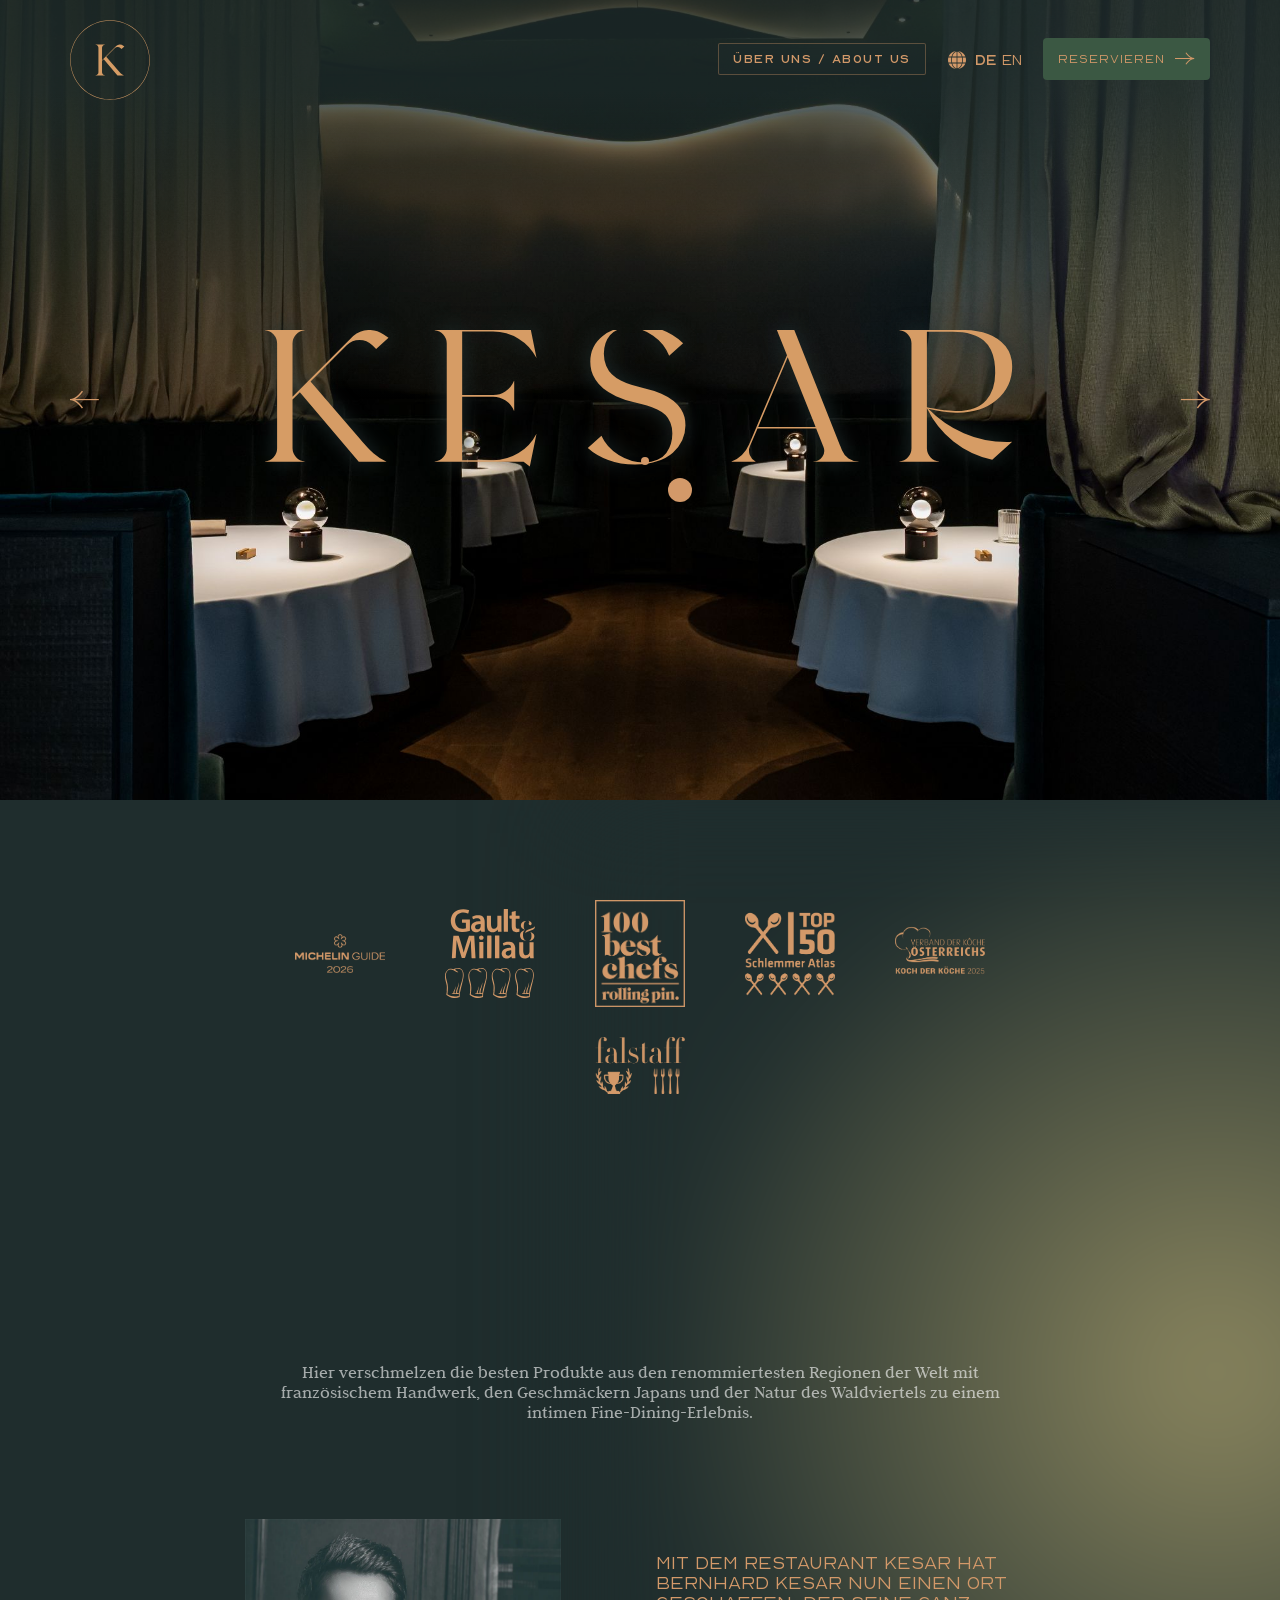
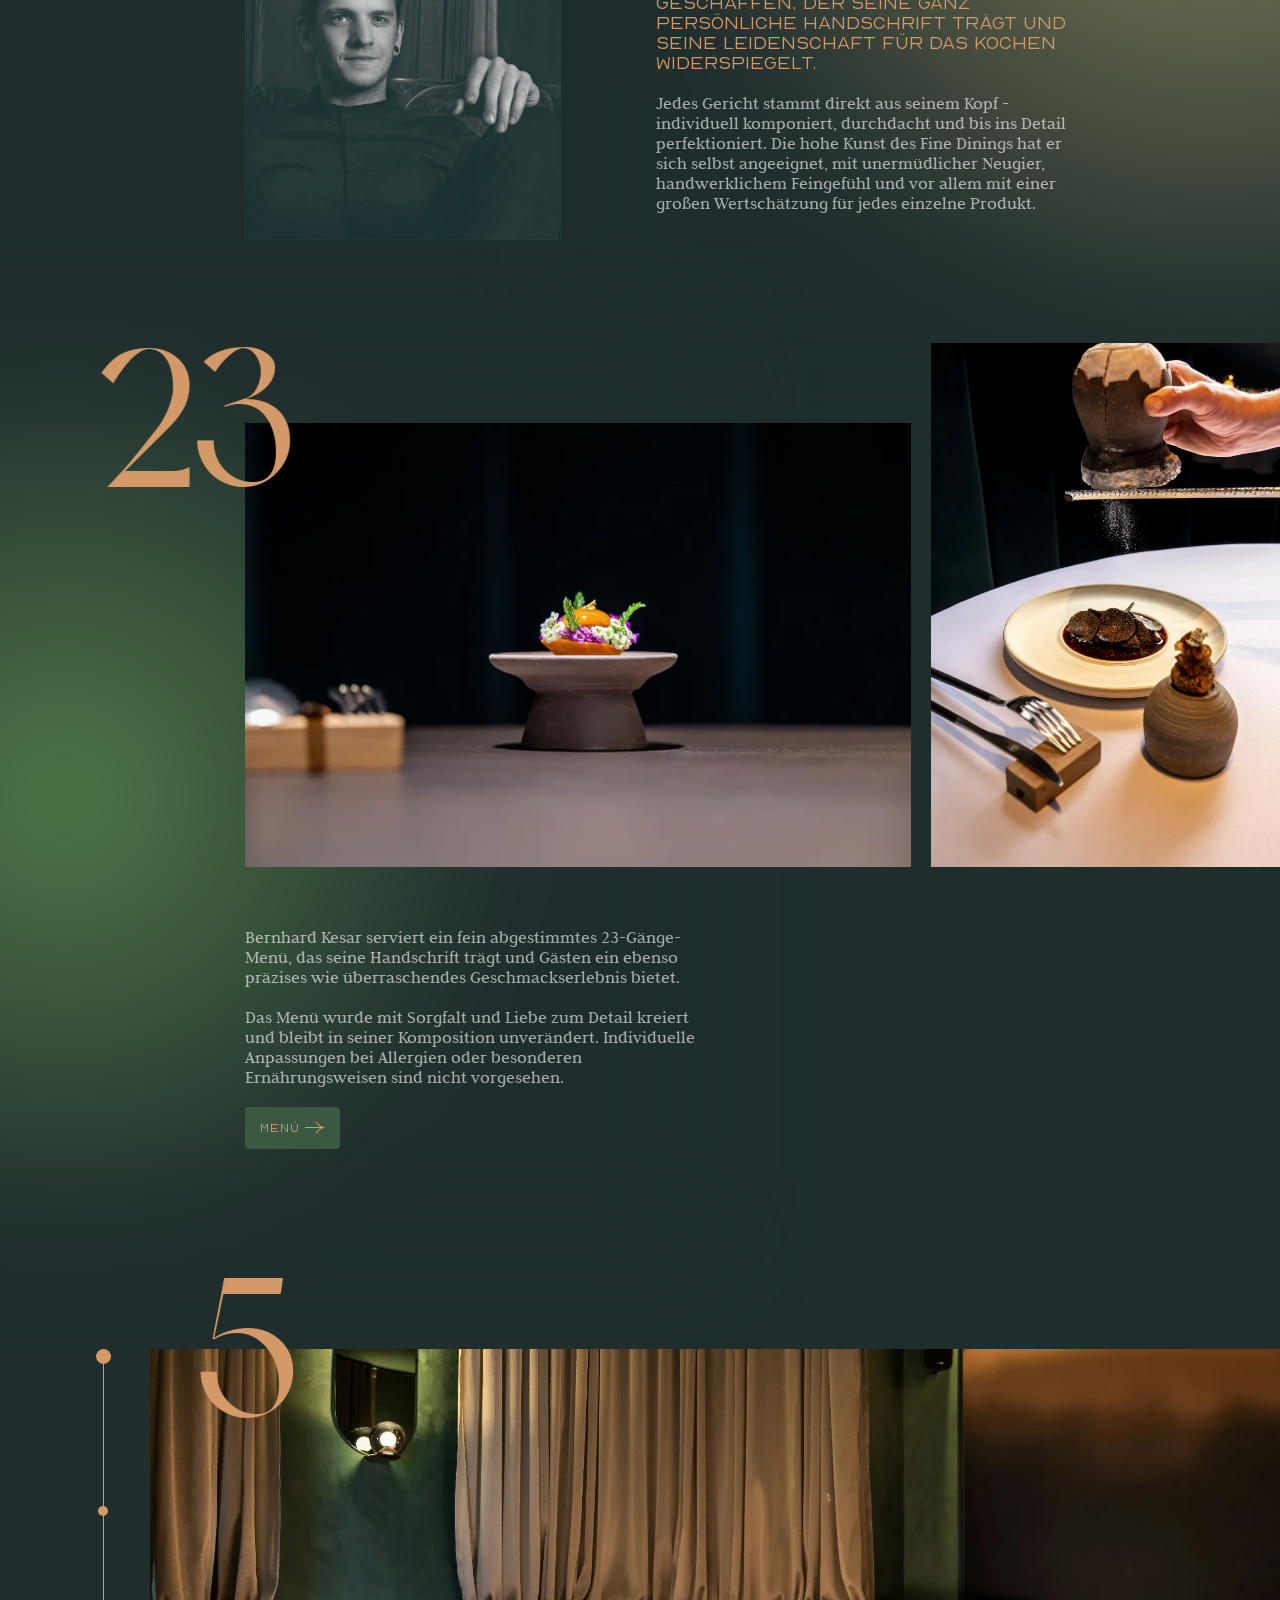
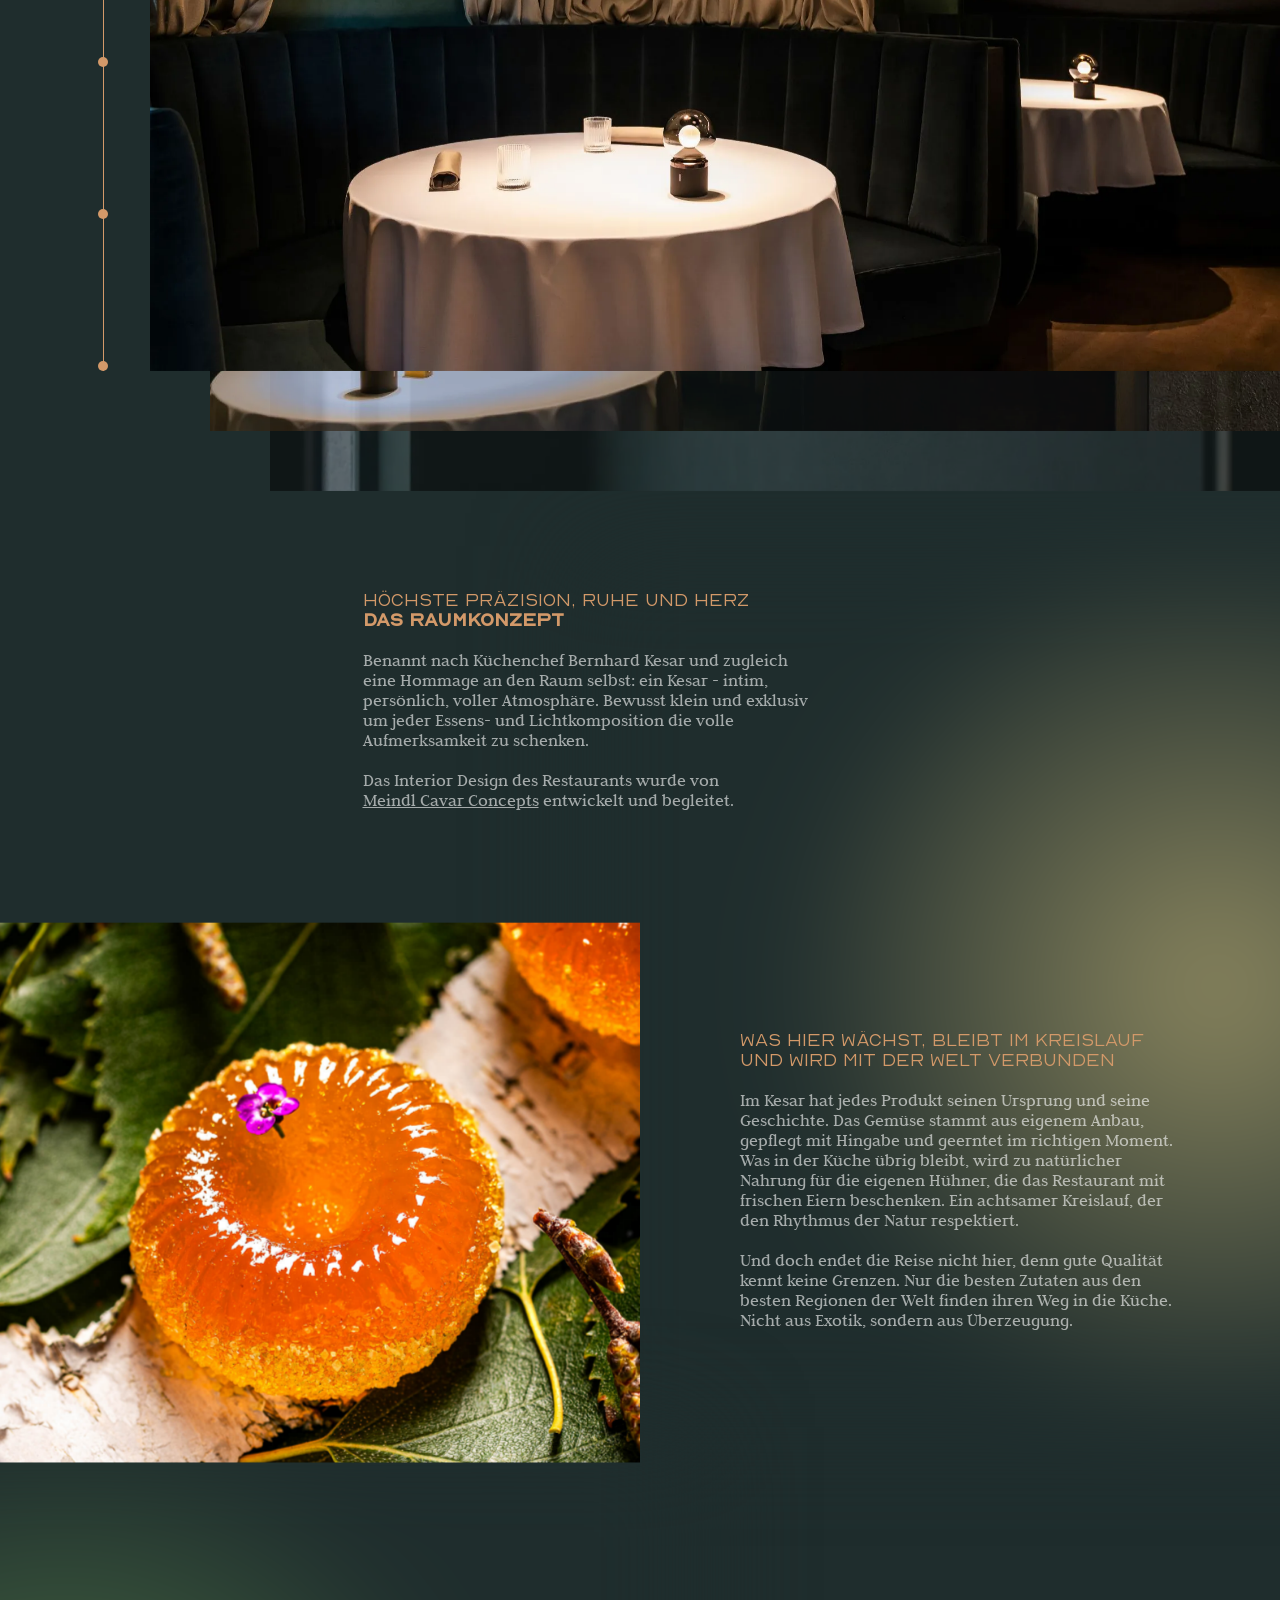
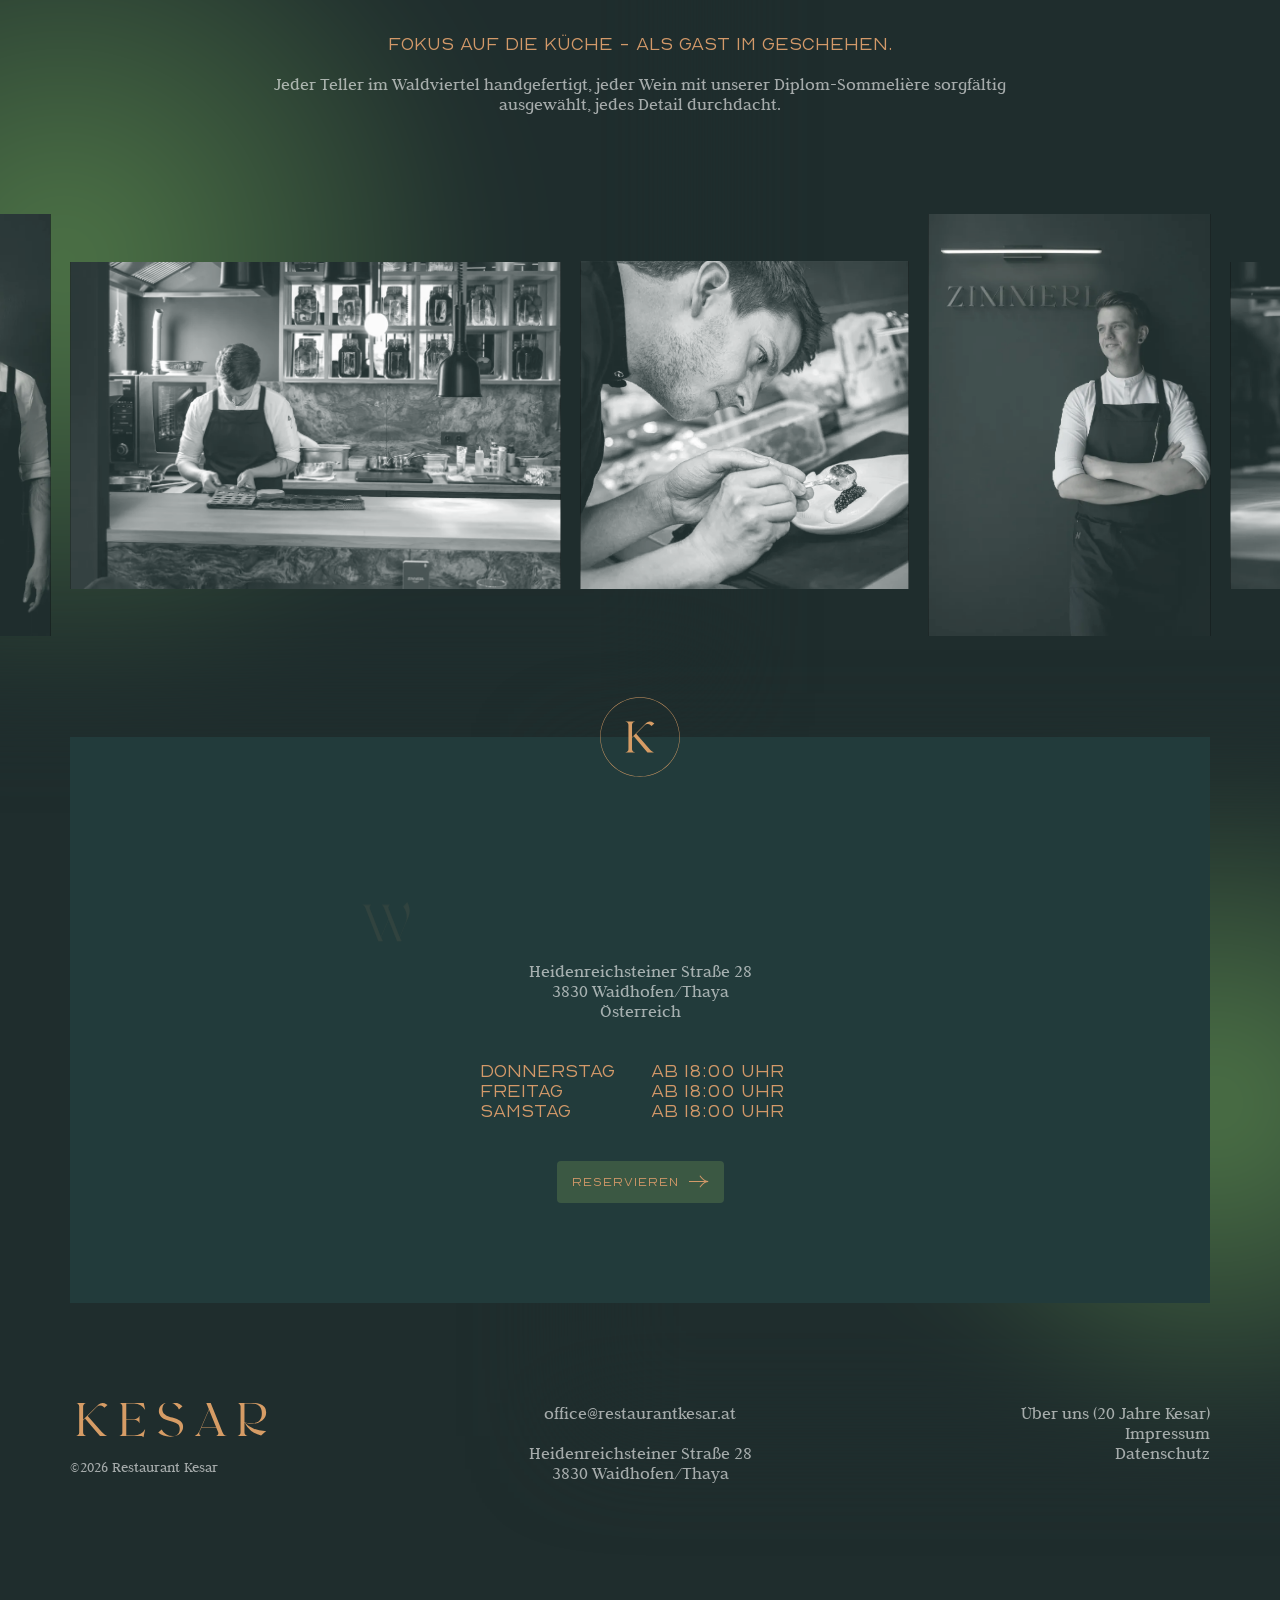
<file: index.html>
<!DOCTYPE html>
<html lang="de">
	<head>
<meta http-equiv="content-type" content="text/html; charset=UTF-8">
<meta name="viewport" content="width=device-width, initial-scale=1, maximum-scale=1" />
<meta property="og:site_name" content="Restaurant Kesar">
<meta property="og:locale" content="de_AT">
<meta property="og:type" content="website">
<meta property="og:title" content="Home">
<title>Home | Restaurant Kesar</title>
<link rel="shortcut icon" href="favicon.ico" type="image/x-icon">
<link rel="icon" href="favicon.ico" type="image/x-icon">
<link rel="apple-touch-icon" href="assets/img/iPhone-Icon.png">
<link rel="canonical" href="./">
<link href="assets/css/concrete.css" rel="stylesheet" type="text/css" media="all">
<link href="assets/css/vegas.css" rel="stylesheet" type="text/css" media="all">
<link rel="stylesheet" type="text/css" href="assets/css/bootstrap.min.css" media="screen" />
<link rel="stylesheet" type="text/css" href="assets/css/tiny-slider.css" media="screen" />
<link href="assets/css/main.css" rel="stylesheet" type="text/css">
<link href="assets/css/responsive.css" rel="stylesheet" type="text/css">
<link href="assets/css/about.css" rel="stylesheet" type="text/css">
<script type="text/javascript" src="assets/js/jquery.min.js"></script>
<script type="text/javascript" src="assets/js/vegas.js"></script>
</head>
<body>
	<div id="wrapper" class="ccm-page ccm-page-id-1 page-type-page page-template-home">
		
<div id="teaser">
    <div id="navigation">
        <div class="container">
            <div class="logo">
                                <a href="index.html">
                    <img src="assets/img/logo/kesar-logo-signet.svg" alt="Restaurant Kesar" width="80" height="80" class="img-responsive" />
                </a>
            </div>
            <div class="nav">
                
                <a href="about.html" class="nav-about-link" title="Über uns &bull; 20 Jahre Kesar">Über uns / About Us</a>

    
<div class="ccm-block-switch-language">

    <form method="post">
        <div class="lang-icon">
           <span class="icon icon-globe"></span>
        </div>
        <div class="lang-choice">
                                <a href="index.html" title="Deutsch" class=" ccm-block-switch-language-active-flag">DE</a>
                                        <a href="en.html" title="English" class="last ">EN</a>
                            </div>
    </form>

</div>

                                <a href="reservation.html" title="Reservieren" class="btn">
                    <span class="name">Reservieren</span>
                    <span class="icon icon-arrow-right"></span>
                </a>
            </div>
            <div class="clear"></div>
        </div>
    </div>
    

    
<div class="background_slideshow"></div>
<div class="background_arrows">
   <div class="container">
                        <div class="vegasSliderArrows">
                        <span class="icon icon-arrow-right"></span>
                        <span class="icon icon-arrow-left"></span>
                    </div>
                   </div>
</div>
<div class="overlay-logo">
    <div class="container">
        <img src="assets/img/logo/kesar-logo.svg" alt="Restaurant Kesar" width="1506" height="200" class="img-responsive" />
    </div>
</div>


<script>
    $(function(){
        $backgroundSlider = $('.background_slideshow');
        $backgroundSlider.vegas({
            transition: 'fade',
            timer: false,
            loop: true,
            mute: true,
            preload: false,
            preloadImage: true,
            preloadVideo: false,
            animation: 'kenburnsDown',
            animationDuration: 1000,
            delay: 5000,
            transitionDuration: 1000,
            slides: [{ src:"assets/img/photos/slide1.jpg" },{ src:"assets/img/photos/slide2.jpg" },]        });
        $('.vegasSliderArrows .icon-arrow-right').on('click', function () {
            $backgroundSlider.vegas('next');
        });
        $('.vegasSliderArrows .icon-arrow-left').on('click', function () {
            $backgroundSlider.vegas('previous');
        });
       
    });

</script>


</div>
<div id="content">

	<section class="gradient-circle-right-center">
		<div class="inner">
			<div class="spacer"></div>
			<div class="container">
				<div class="row">
					<div class="col-md-10 col-md-offset-1 col-lg-8 col-lg-offset-2">
						<div class="awards">
							<div class="award">
								<a href="https://guide.michelin.com/at/de/niederosterreich/waidhofen-an-der-thaya_1052291/restaurant/kesar" target="_blank">
									<img src="assets/img/awards/guide-michelin.png" alt="Guide Michelin" width="1011" height="819" class="img-responsive" />
								</a>
							</div>
							<div class="award">
								<a href="https://www.gaultmillau.at/restaurant/kesar" target="_blank">
									<img src="assets/img/awards/gault-millau.svg" alt="Gault Millau" width="125" height="123" class="img-responsive" />
								</a>
							</div>
							<div class="award">
								<img src="assets/img/awards/best-chefs-rolling-pin.png" alt="Rolling Pin 100 Best Chefs 2024" width="800" height="949" class="img-responsive" />
							</div>
							<div class="award">
								<a href="https://www.schlemmer-atlas.de/restaurants/oesterreich/waidhofen-an-der-thaya-land/restaurant-kesar/" target="_blank">
									<img src="assets/img/awards/top-50-schlemmer-atlas.png" alt="Schlemmer Atlas TOP 50" width="1011" height="949" class="img-responsive" />
								</a>
							</div>
							<div class="award">
								<a href="https://vko.at/news/bernhard-kesar-zum-koch-der-koeche-2025-geehrt/" target="_blank">
									<img src="assets/img/awards/koch-der-koeche.png" alt="Koch der Köche 2025" width="1011" height="654" class="img-responsive" />
								</a>
							</div>
							<div class="award">
								<a href="https://www.falstaff.com/at/restaurants/kesar-chefs-room-dining-waidhofen-an-der-thaya" target="_blank">
									<img src="assets/img/awards/falstaff.png" alt="Falstaff" width="1011" height="645" class="img-responsive" />
								</a>
							</div>
						</div>
						
						

    <h1 style="text-align: center;">das Zuhause f&uuml;r gro&szlig;e kulinarische Momente</h1><p style="text-align: center;">&nbsp;</p><p style="text-align: center;">Hier verschmelzen die besten Produkte aus den renommiertesten Regionen der Welt mit franz&ouml;sischem Handwerk, den Geschm&auml;ckern Japans und der Natur des Waldviertels zu einem intimen Fine-Dining-Erlebnis.</p>
					</div>
					<div class="clear"></div>
					<div class="spacer"></div>
					<div class="col-md-11 col-md-offset-1 col-lg-9 col-lg-offset-2">
						<div class="row table break-sm">
							<div class="col-sm-5 col-md-5 distance-sm table-cell animate-image">
								<div class="margin-image">
									

    <img src="assets/img/photos/chef-action.jpg" alt="Bernhard Kesar" width="1000" height="1016" class="ccm-image-block img-fluid bID-104">

								</div>
							</div>
							<div class="col-sm-0 col-md-1 table-cell"></div>
							<div class="col-sm-7 col-md-7 table-cell">
								

    <h2>Mit dem Restaurant Kesar hat Bernhard Kesar nun einen Ort geschaffen, der seine ganz pers&ouml;nliche Handschrift tr&auml;gt und seine Leidenschaft f&uuml;r das Kochen widerspiegelt.</h2><p>&nbsp;</p><p>Jedes Gericht stammt direkt aus seinem Kopf - individuell komponiert, durchdacht und bis ins Detail perfektioniert. Die hohe Kunst des Fine Dinings hat er sich selbst angeeignet, mit unerm&uuml;dlicher Neugier, handwerklichem Feingef&uuml;hl und vor allem mit einer gro&szlig;en Wertsch&auml;tzung f&uuml;r jedes einzelne Produkt.</p>
							</div>
							<div class="clear"></div>
						</div>
					</div>
					<div class="clear"></div>
				</div>
			</div>
			<div class="spacer"></div>
		</div>
	</section>

	<section class="gradient-circle-left-center">
		<div class="inner">
			<div class="container-offset-left nopadding">
				<div class="image-area">
					<div class="highlight">
						<span class="highlight-big">23</span>
						<span class="highlight-small">Gänge</span>
					</div>
					

       <div class="before-gallery-style-1 hover-target">
        <div class="icon icon-arrow-right visible-xs"></div>
        <div class="gallery style-1">
                            <div class="item landscape">
                    <div class="inner">
                                                    <img src="assets/img/photos/g1-1.webp" alt="250712 - CKP - Kesar - Fotoshoot 07-2025 - 1519.jpg" class="img-responsive" width="1000" height="667" />
                                            </div>
                </div>
                            <div class="item portrait">
                    <div class="inner">
                                                    <img src="assets/img/photos/g1-2.webp" alt="250712 - CKP - Kesar - Fotoshoot 07-2025 - 2072.jpg" class="img-responsive" width="667" height="1000" />
                                            </div>
                </div>
                            <div class="item landscape">
                    <div class="inner">
                                                    <img src="assets/img/photos/g1-3.webp" alt="251012 - CKP - Kesar - Fotoshoot 10-2025 - 0032.jpg" class="img-responsive" width="1000" height="667" />
                                            </div>
                </div>
                            <div class="item portrait">
                    <div class="inner">
                                                    <img src="assets/img/photos/g1-4.webp" alt="251012 - CKP - Kesar - Fotoshoot 10-2025 - 0029.jpg" class="img-responsive" width="667" height="1000" />
                                            </div>
                </div>
                            <div class="item landscape">
                    <div class="inner">
                                                    <img src="assets/img/photos/g1-5.webp" alt="251012 - CKP - Kesar - Fotoshoot 10-2025 - 0056.jpg" class="img-responsive" width="1000" height="667" />
                                            </div>
                </div>
                            <div class="item portrait">
                    <div class="inner">
                                                    <img src="assets/img/photos/g1-6.webp" alt="251012 - CKP - Kesar - Fotoshoot 10-2025 - 0074.jpg" class="img-responsive" width="667" height="1000" />
                                            </div>
                </div>
                    </div>
   </div>

<script>
    //https://github.com/ganlanyuan/tiny-slider
    $(function() {
       $sliderContainerStyle1 = $('.gallery.style-1');
       var sliderStyle1 = tns({
            container: '.gallery.style-1',
            fixedWidth: false,
            autoWidth: true,
            "mouseDrag": false,
            nav:false,
            controls:false,
            loop:true,
            touch:false,
            preventActionWhenRunning: false,
            rewind: false
        });

        $sliderContainerStyle1.on('click', function(){
            sliderStyle1.goTo('next');
        });

        $('.before-gallery-style-1 .icon').on('click', function(){
            sliderStyle1.goTo('next');
        });

    });
</script>
				</div>
			</div>
			<div class="container">
				<div class="spacer half"></div>
				<div class="col-sm-11 col-md-9 col-lg-7">
					<div class="speisen-infos">
						

    <p>Bernhard Kesar serviert ein fein abgestimmtes 23-G&auml;nge-Men&uuml;, das seine Handschrift tr&auml;gt und G&auml;sten ein ebenso pr&auml;zises wie &uuml;berraschendes Geschmackserlebnis bietet.</p><p>&nbsp;</p><p>Das Men&uuml; wurde mit Sorgfalt und Liebe zum Detail kreiert und bleibt in seiner Komposition unver&auml;ndert. Individuelle Anpassungen bei Allergien oder besonderen Ern&auml;hrungsweisen sind nicht vorgesehen.&nbsp;</p><p>&nbsp;</p>


    <a href="assets/docs/menu.pdf" target="_blank" class="btn" title="Menü"><span class="name">Menü</span><span class="icon icon-arrow-right"></span></a>
					</div>
				</div>
				<div class="clear"></div>
			</div>
			<div class="spacer"></div>
		</div>
	</section>
	<div class="spacer"></div>
	<section class="make-margin-767">
		<div class="inner">
			<div class="container-offset-left">
				<div class="highlight diff">
					<span class="highlight-big">5</span>
					<span class="highlight-small">Tische</span>
				</div>
				

    <div class="gallery-wrapper hover-target">
    <span class="icon icon-arrow-right visible-xs"></span>
    <img src="assets/img/placeholder.png" width="2000" height="1100" class="img-responsive hidden-placeholder" alt="Platzhalter" />
        <div class="gallery style-2">
                    <div class="item item-1 animate-image">
                                    <img src="assets/img/photos/g2-1.webp" alt="250712 - CKP - Kesar - Fotoshoot 07-2025 - 0154.jpg" class="img-responsive" width="2000" height="1100"/>
                            </div>
                    <div class="item item-2 animate-image">
                                    <img src="assets/img/photos/g2-2.webp" alt="250712 - CKP - Kesar - Fotoshoot 07-2025 - 2005_o.jpg" class="img-responsive" width="2000" height="1100"/>
                            </div>
                    <div class="item item-3 animate-image">
                                    <img src="assets/img/photos/g2-3.webp" alt="250712 - CKP - Kesar - Fotoshoot 07-2025 - 0049.jpg" class="img-responsive" width="2000" height="1100"/>
                            </div>
                    <div class="item item-4 animate-image">
                                    <img src="assets/img/photos/g2-4.webp" alt="250712 - CKP - Kesar - Fotoshoot 07-2025 - 0175.jpg" class="img-responsive" width="2000" height="1100"/>
                            </div>
                    <div class="item item-5 animate-image">
                                    <img src="assets/img/photos/g2-5.webp" alt="250712 - CKP - Kesar - Fotoshoot 07-2025 - 0059.jpg" class="img-responsive" width="2000" height="1100"/>
                            </div>
            </div>
    <div class="line">
                        <span class="dot active"></span>
                                <span class="dot "></span>
                                <span class="dot "></span>
                                <span class="dot "></span>
                                <span class="dot "></span>
                    </div>
</div>


<script>
 $(document).ready(function() {
    var $gallery = $('.gallery.style-2');
    var $clicker = $gallery;

   $clicker.on('click', function() {
        var $items = $gallery.find('.item');
        var itemCount = $items.length;
        
        $items.each(function() {
            var $this = $(this);
            var classes = $this.attr('class').split(' ');
            var itemClass = classes.find(c => c.startsWith('item-'));
            if (!itemClass) return;

            var num = parseInt(itemClass.split('-')[1], 10);
            var newNum = num - 1;
            if (newNum < 1) newNum = itemCount;

            $this.removeClass(itemClass);
            $this.addClass('item-' + newNum);
        });
        // === Punktrotation ===
        var $dots = $('.line .dot');
        var $active = $dots.filter('.active');
        var currentIndex = $dots.index($active);
        var nextIndex = (currentIndex + 1) % itemCount;

        $dots.removeClass('active');
        $dots.eq(nextIndex).addClass('active');

    });

    $('.gallery-wrapper .icon').on('click', function(){
        $clicker.trigger('click');
    });

});

</script>
			</div>
			<div class="spacer"></div>
		</div>
	</section>
	<section class="gradient-circle-right-top">
		<div class="inner">
			<div class="container">
				<div class="row">
					<div class="col-sm-9 col-sm-offset-2 col-md-7 col-md-offset-3 col-lg-5 col-lg-offset-3">
						

    <h2>H&ouml;chste Pr&auml;zision, Ruhe und Herz<br /><strong>DAS RAUMKONZEPT</strong></h2><p>&nbsp;</p><p>Benannt nach K&uuml;chenchef Bernhard Kesar und zugleich eine Hommage an den Raum selbst: ein Kesar - intim, pers&ouml;nlich, voller Atmosph&auml;re. Bewusst klein und exklusiv um jeder Essens- und Lichtkomposition die volle Aufmerksamkeit zu schenken.<br /><br />Das Interior Design des Restaurants wurde von<br /><u><a href="https://www.meindlcavar.com/"><span style="color:#ffffff;"><span style="background-color:#1f2d2d;">Meindl Cavar Concepts</span></span></a></u><span style="color:#ffffff;"><span style="background-color:#1f2d2d;">&nbsp;</span></span>entwickelt und begleitet.</p><p>&nbsp;</p>
					</div>
					<div class="clear"></div>
				</div>
			</div>
			<div class="spacer"></div>
			<div class="table break-md">
				<div class="table-cell vertical-align-middle width-50 background-image">
					
				</div>
				<div class="table-cell vertical-align-middle width-50">
					<div class="text-area">
						

    <h2>Was hier w&auml;chst, bleibt im Kreislauf und wird mit der Welt verbunden</h2><p>&nbsp;</p><p>Im Kesar hat jedes Produkt seinen Ursprung und seine Geschichte. Das Gem&uuml;se stammt aus eigenem Anbau, gepflegt mit Hingabe und geerntet im richtigen Moment. Was in der K&uuml;che &uuml;brig bleibt, wird zu nat&uuml;rlicher Nahrung f&uuml;r die eigenen H&uuml;hner, die das Restaurant mit frischen Eiern beschenken. Ein achtsamer Kreislauf, der den Rhythmus der Natur respektiert.&nbsp; &nbsp;</p><p>&nbsp;</p><p>Und doch endet die Reise nicht hier, denn gute Qualit&auml;t kennt keine Grenzen. Nur die besten Zutaten aus den besten Regionen der Welt finden ihren Weg in die K&uuml;che. Nicht aus Exotik, sondern aus &Uuml;berzeugung.</p><p>&nbsp;</p><p>&nbsp;</p>
					</div>
				</div>
			</div>
		</div>
	</section>
	<section class="gradient-circle-left-top">
		<div class="inner">
			<div class="spacer"></div>
			<div class="container">
				<div class="row">
					<div class="col-lg-8 col-lg-offset-2">
						

    <h1 style="text-align: center;">Chef&acute;s room dining</h1><h2 style="text-align: center;">Fokus auf die K&uuml;che - als Gast im Geschehen.</h2><p style="text-align: center;">&nbsp;</p><p style="text-align: center;">Jeder Teller im Waldviertel handgefertigt, jeder Wein mit unserer Diplom-Sommeli&egrave;re sorgf&auml;ltig<br />ausgew&auml;hlt, jedes Detail durchdacht.</p>
					</div>
				</div>
				<div class="spacer"></div>
				<div class="nooverflow">
					

        <div class="hover-target addiconresponsive">
        <span class="icon icon-arrow-right visible-xs"></span>
        <div class="gallery style-3">
                            <div class="item landscape animate-image">
                    <div class="inner">
                                                    <img 
                             width="1000" 
                             height="667"
                             src="assets/img/photos/g3-1.webp"
                             alt="250712 - CKP - Kesar - Fotoshoot 07-2025 - 0799.jpg" 
                             class="img-responsive" />
                                            </div>
                </div>
                            <div class="item square animate-image">
                    <div class="inner">
                                                    <img 
                             width="500" 
                             height="500"
                             src="assets/img/photos/g3-2.webp"
                             alt="In-Action-1.jpg" 
                             class="img-responsive" />
                                            </div>
                </div>
                            <div class="item portrait animate-image">
                    <div class="inner">
                                                    <img 
                             width="667" 
                             height="1000"
                             src="assets/img/photos/g3-3.webp"
                             alt="2025-07-05_Kesar0453 Kopie.jpg" 
                             class="img-responsive" />
                                            </div>
                </div>
                            <div class="item landscape animate-image">
                    <div class="inner">
                                                    <img 
                             width="1000" 
                             height="667"
                             src="assets/img/photos/g3-4.webp"
                             alt="250712 - CKP - Kesar - Fotoshoot 07-2025 - 0567.jpg" 
                             class="img-responsive" />
                                            </div>
                </div>
                            <div class="item square animate-image">
                    <div class="inner">
                                                    <img 
                             width="500" 
                             height="500"
                             src="assets/img/photos/g3-5.webp"
                             alt="2.jpg" 
                             class="img-responsive" />
                                            </div>
                </div>
                            <div class="item portrait animate-image">
                    <div class="inner">
                                                    <img 
                             width="667" 
                             height="1000"
                             src="assets/img/photos/g3-6.webp"
                             alt="2025-07-05_Kesar0422 Kopie.jpg" 
                             class="img-responsive" />
                                            </div>
                </div>
                    </div>
    </div>

<script>
    //https://github.com/ganlanyuan/tiny-slider
    $(function() {
       $sliderContainerStyle3 = $('.gallery.style-3');
       var sliderStyle3 = tns({
            container: '.gallery.style-3',
            fixedWidth: false,
            autoWidth: true,
            "mouseDrag": false,
            nav:false,
            controls:false,
            loop:true,
            touch:false,
            preventActionWhenRunning: false,
            rewind: false
        });

        $sliderContainerStyle3.on('click', function(){
            sliderStyle3.goTo('next');
        });
        
        $('.addiconresponsive .icon').on('click', function(){
            sliderStyle3.goTo('next');
        });
        

    });
</script>


				</div>
			</div>
		</div>
		<div class="spacer"></div>
	</section>
	<div class="gradient-circle-right-bottom">
		<section class="section">
			<div class="inner">
				<div class="container">
					<div class="green-box">
						<div class="header-logo">
							<img src="assets/img/logo/kesar-logo-signet.svg" alt="Restaurant Kesar" width="80" height="80" class="img-responsive" />
						</div>
						

    <h1><span style="white-space:pre-wrap;">Willkommen im Kesar</span></h1><p>&nbsp;</p><p>Heidenreichsteiner Stra&szlig;e 28</p><p>3830 Waidhofen/Thaya</p><p>&Ouml;sterreich</p><p>&nbsp;</p><p>&nbsp;</p><table border="0" cellspacing="0" cellpadding="0" style="margin:auto;max-width:320px;width:100%;"><tbody><tr><td style="text-align: left; width: 168px;"><h2>Donnerstag</h2></td><td style="text-align: left; width: 146px;"><h2>ab 18:00 Uhr</h2></td></tr><tr><td style="text-align: left; width: 168px;"><h2>Freitag</h2></td><td style="text-align: left; width: 146px;"><h2>ab 18:00 Uhr</h2></td></tr><tr><td style="text-align: left; width: 168px;"><h2>Samstag</h2></td><td style="text-align: left; width: 146px;"><h2>ab 18:00 Uhr</h2></td></tr></tbody></table><p>&nbsp;</p><p>&nbsp;</p>
						<a href="reservation.html" title="Reservieren" class="btn">
							<span class="name">Reservieren</span>
							<span class="icon icon-arrow-right"></span>
						</a>
					</div>
				</div>
			</div>
			<div class="spacer"></div>
		</section>
	</div>
	
</div>



		<div id="footer">
			<div class="container">
				<div class="row">
					<div class="col-sm-4 distance-sm">
						<div class="footer-logo">
							<img src="assets/img/logo/kesar-logo.svg" alt="Restaurant Kesar" width="203" height="27" class="img-responsive" />
						</div>
						<br />
						<p class="small">&copy;2026 Restaurant Kesar</p>
					</div>
					<div class="col-sm-4 distance-sm">
						<div class="footer-info">
							

    <p><a href="mailto:office@restaurantkesar.at?subject=Anfrage" style="color:#ffffff;">office@restaurantkesar.at</a></p><p>&nbsp;</p><p>Heidenreichsteiner Stra&szlig;e 28</p><p>3830 Waidhofen/Thaya</p><p>&nbsp;</p>
						</div>
					</div>
					<div class="col-sm-4 distance-sm">
						<div class="footer-links">
							

    <p><a href="about.html">Über uns (20 Jahre Kesar)</a></p><p><a href="impressum.html">Impressum</a></p><p><a href="datenschutz.html">Datenschutz</a></p>
						</div>
					</div>
					<div class="clear"></div>
				</div>
			</div>
		</div>
		<div class="spacer"></div>
	</div>
	<div id="cursor">
		<div class="cursor-circle circle-big">

			<svg height="30" width="30" class="default-cursor">
				<circle cx="15" cy="15" r="12" stroke-width="0"></circle>
			</svg>

			<svg width="60" height="60" viewBox="0 0 60 60" fill="none" xmlns="http://www.w3.org/2000/svg" class="arrow-cursor">
				<circle cx="30" cy="30" r="30" fill="#D29969"/>
				<path d="M33.5203 22.2998C33.5203 22.2998 38.9936 30.9998 46 30.9998C38.9936 30.9998 33.5203 39.6998 33.5203 39.6998" stroke="#1F2D2D" stroke-miterlimit="10"/>
				<path d="M43.9081 31.0112H17" stroke="#1F2D2D" stroke-miterlimit="10"/>
			</svg>

		</div>
		<div class="cursor-circle circle-small">
			<svg height="10" width="10">
			<circle cx="5" cy="5" r="4" stroke-width="0"></circle>
			</svg>
		</div>
	</div>
	
<script src="assets/js/tiny-slider.js"></script>
<script src="assets/js/gsap.min.js"></script>
<script src="assets/js/ScrollTrigger.min.js"></script>
<script src="assets/js/ScrollSmoother.min.js"></script>
<script src="assets/js/SplitText.min.js"></script>
<script src="assets/js/main.js"></script>

</body>
</html>
</file>
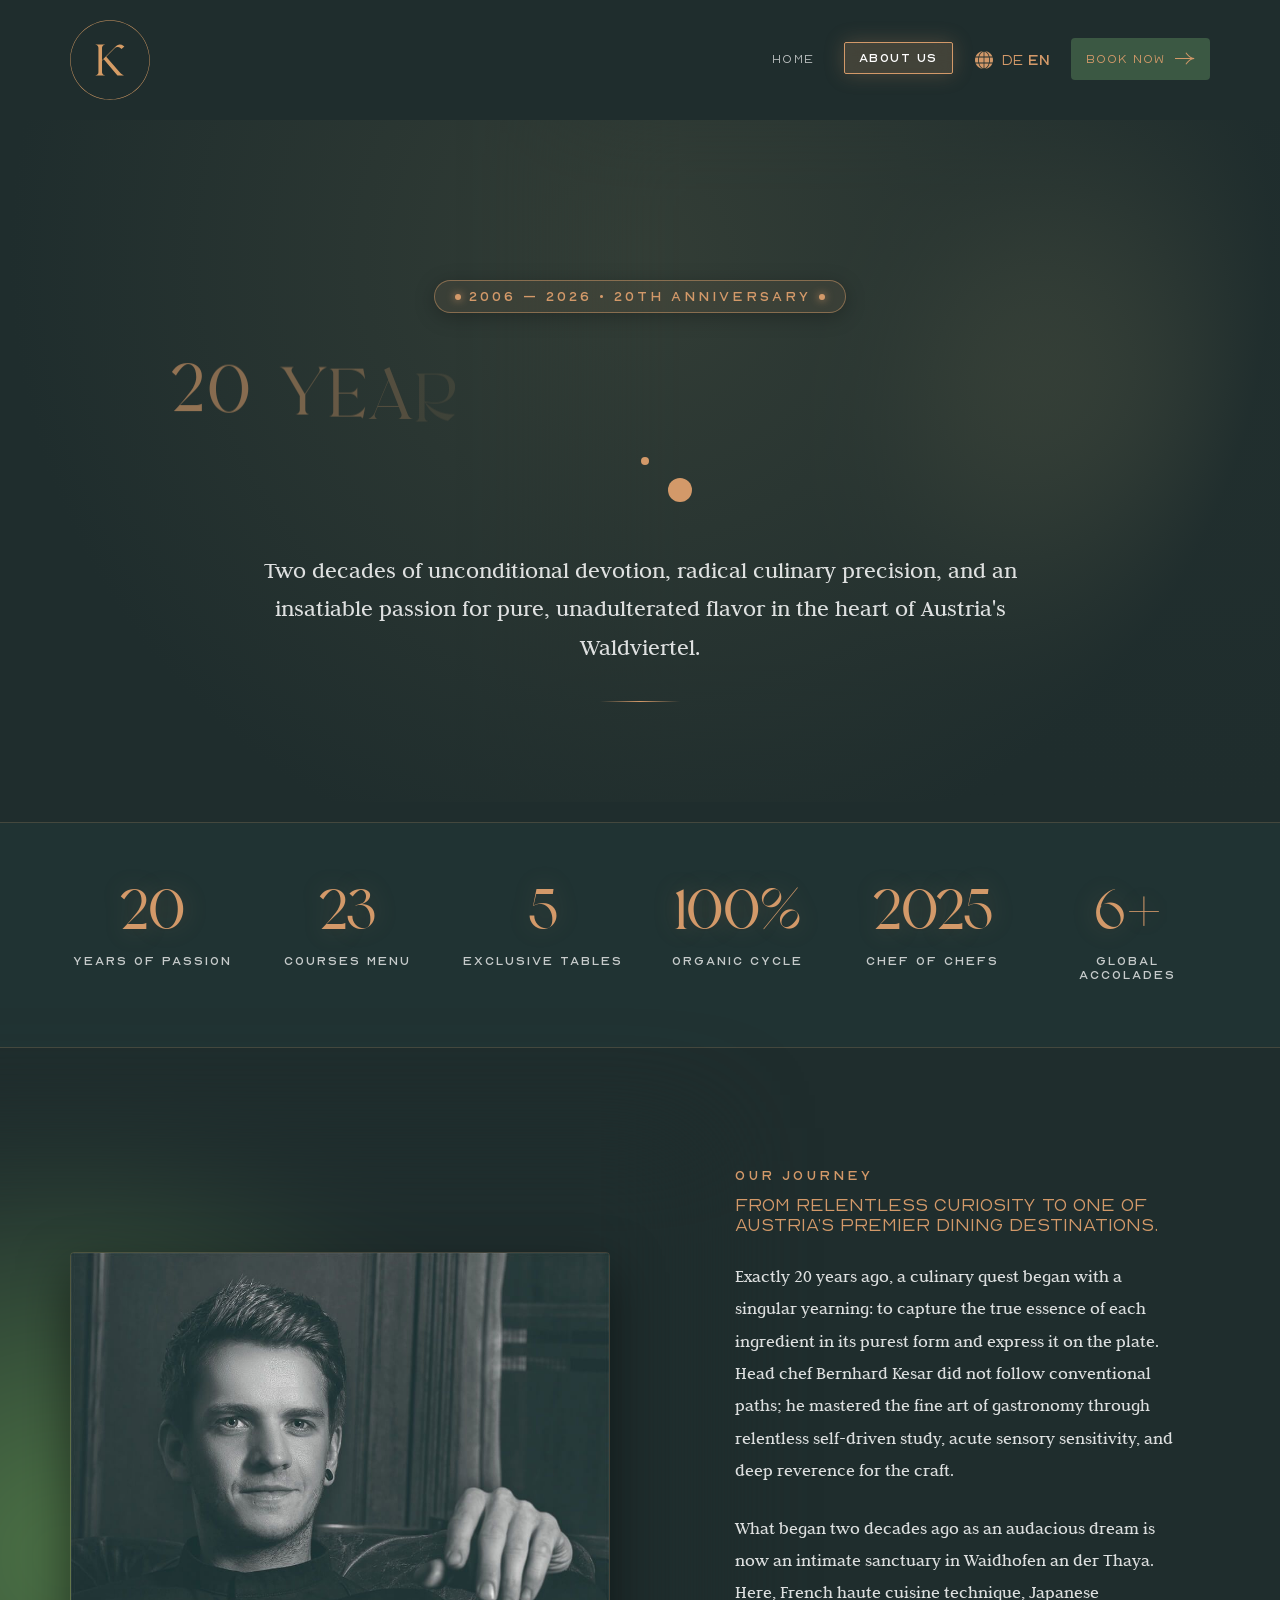
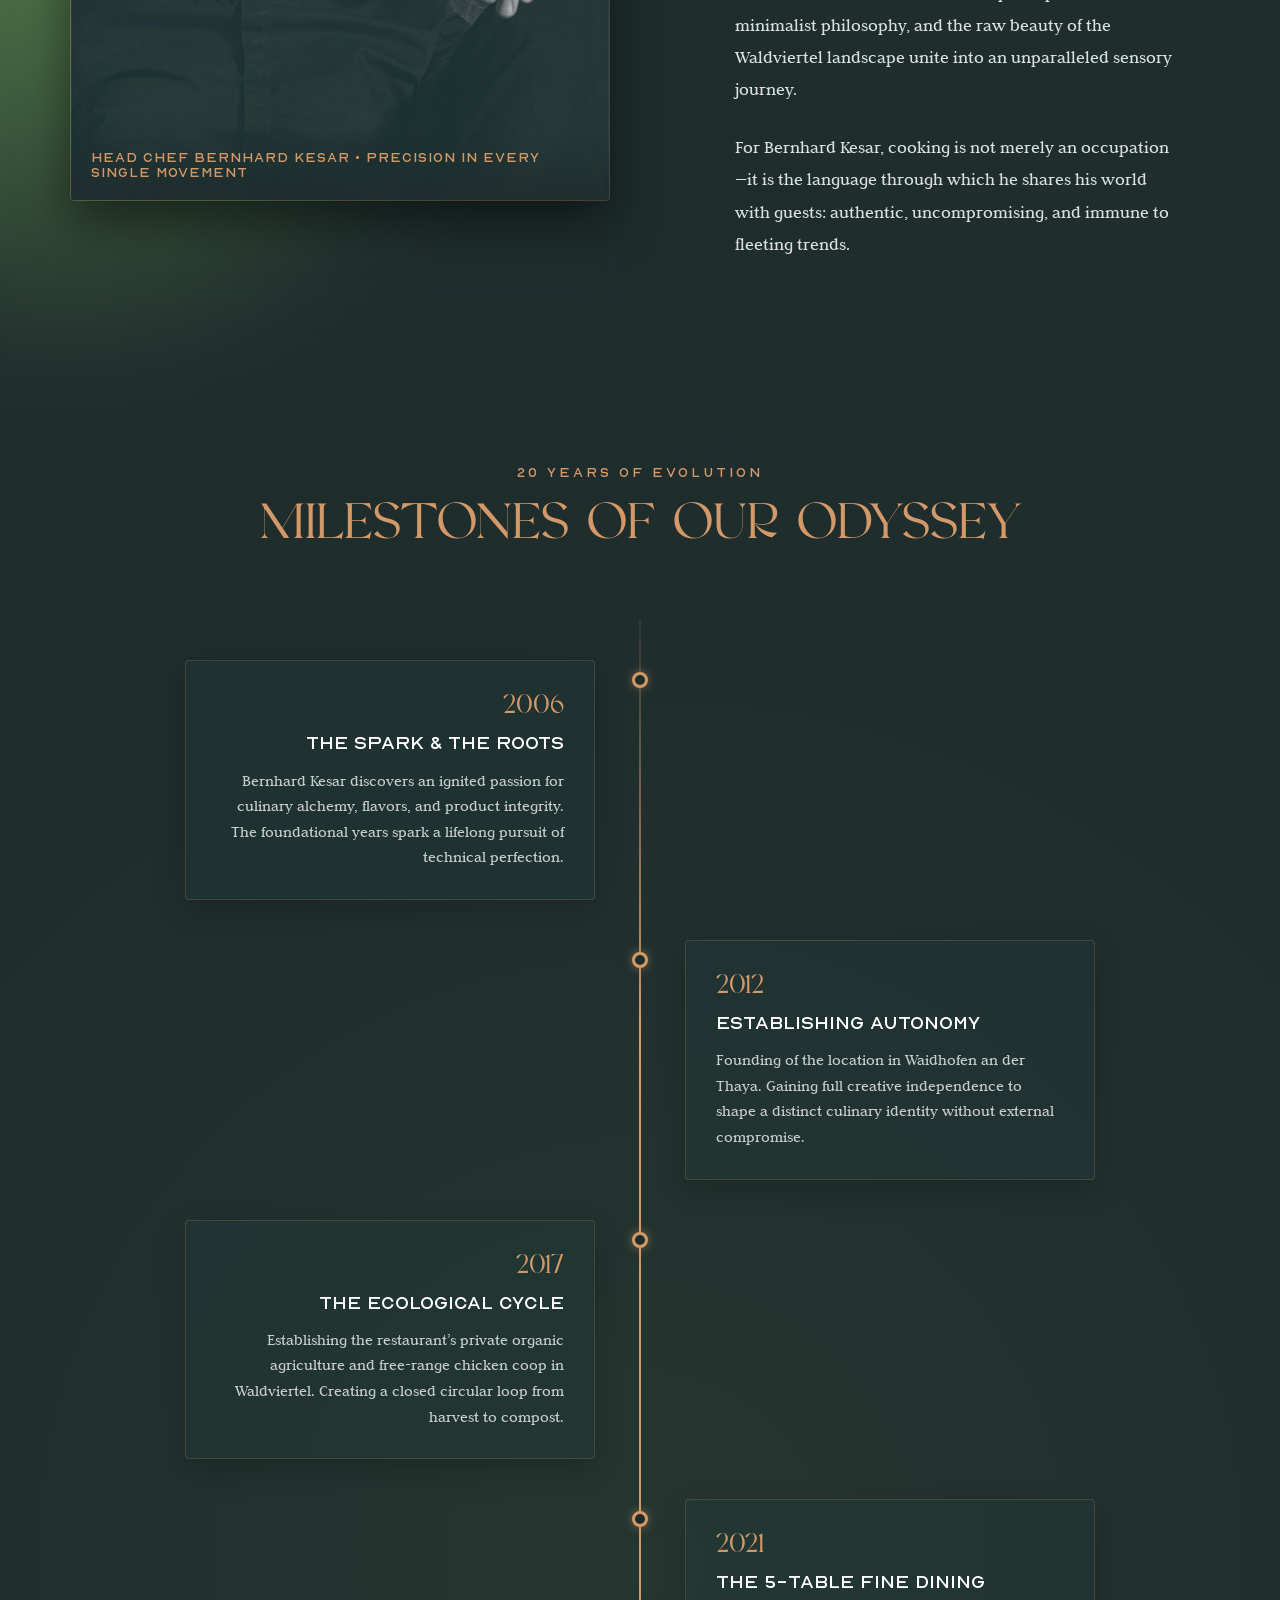
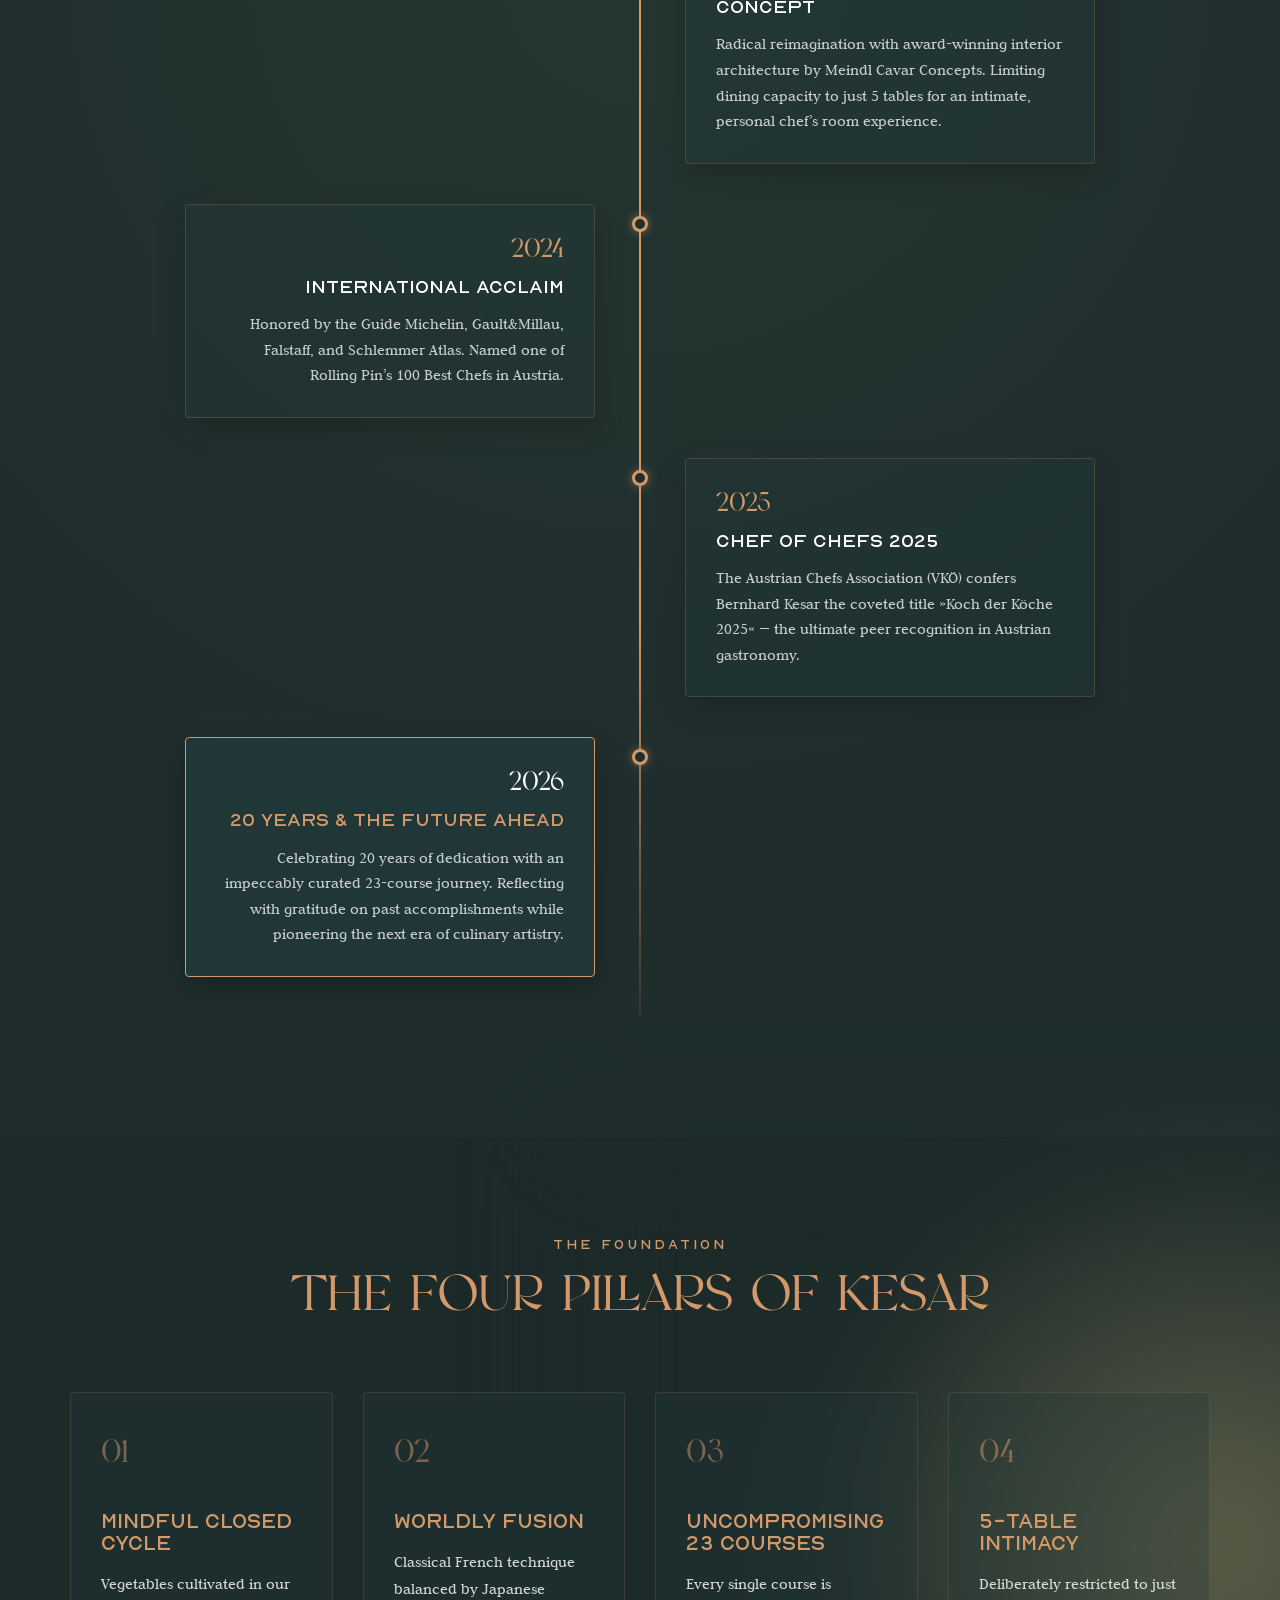
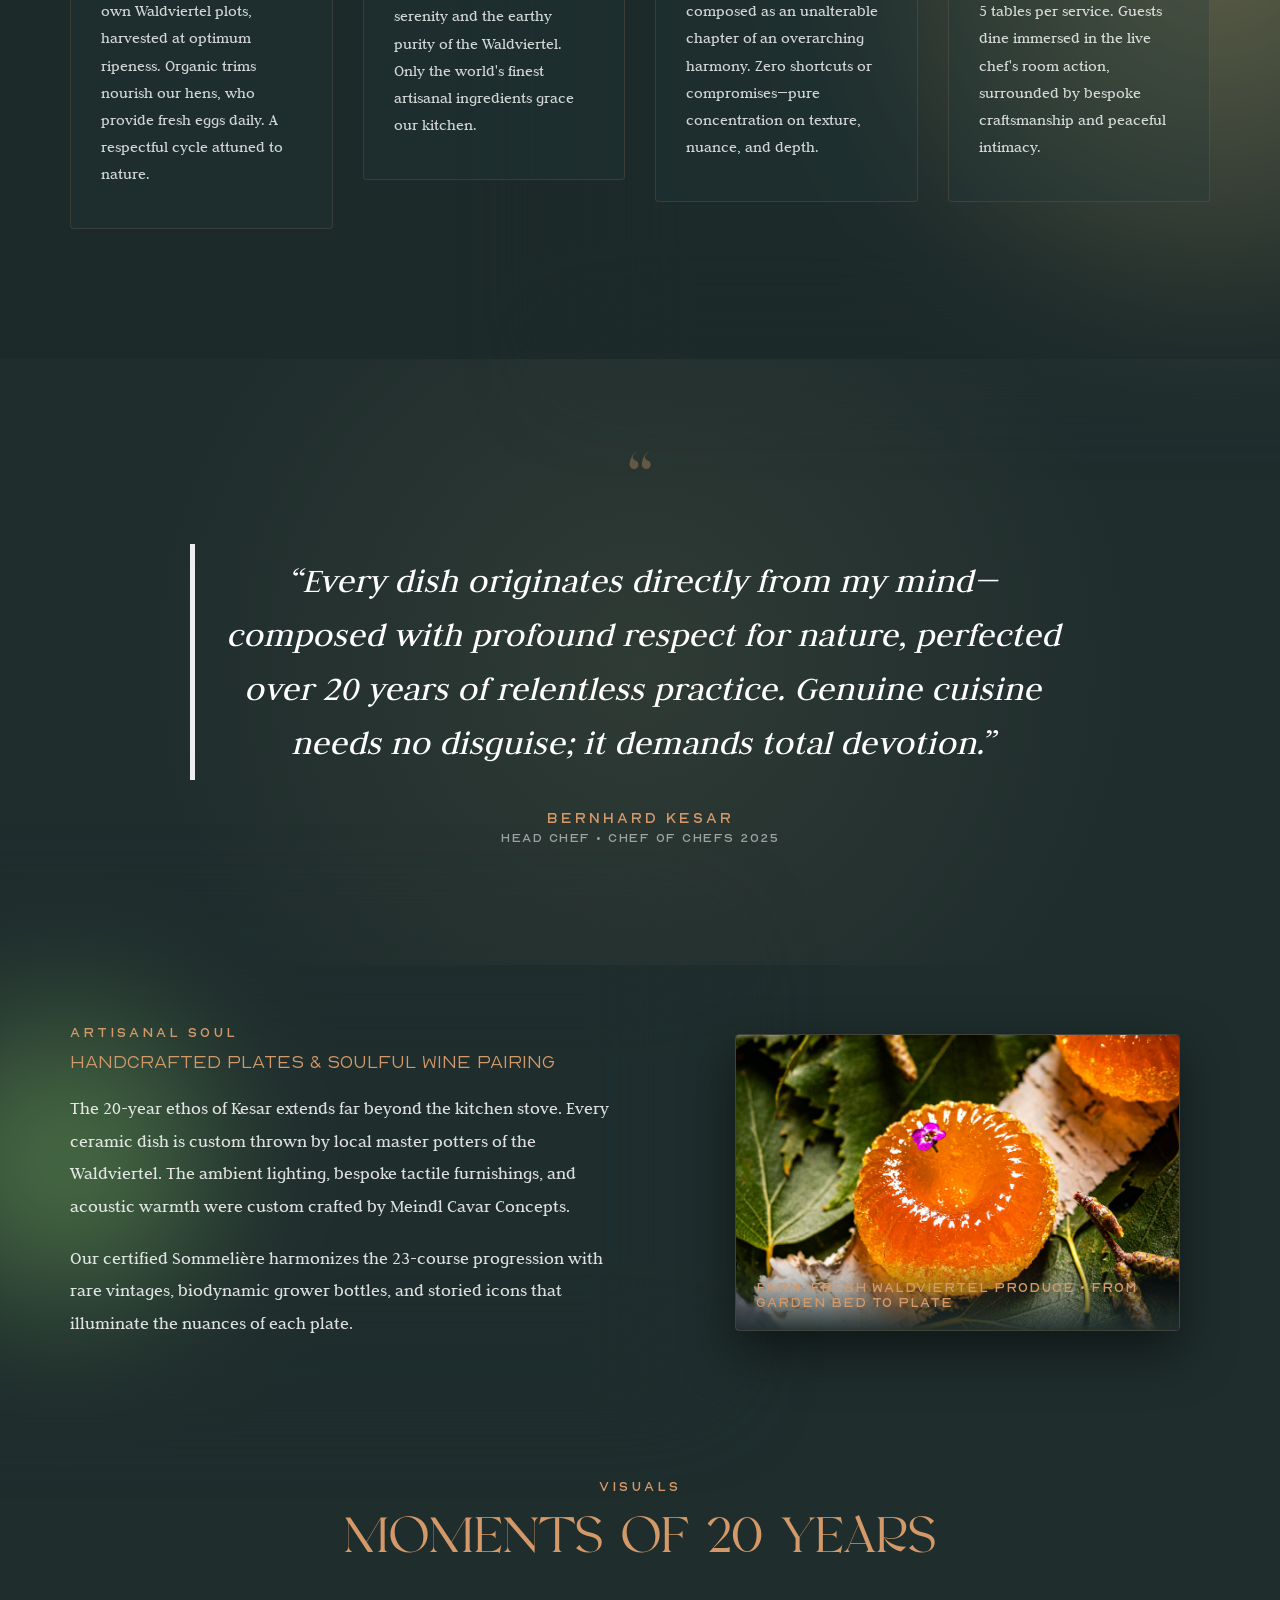
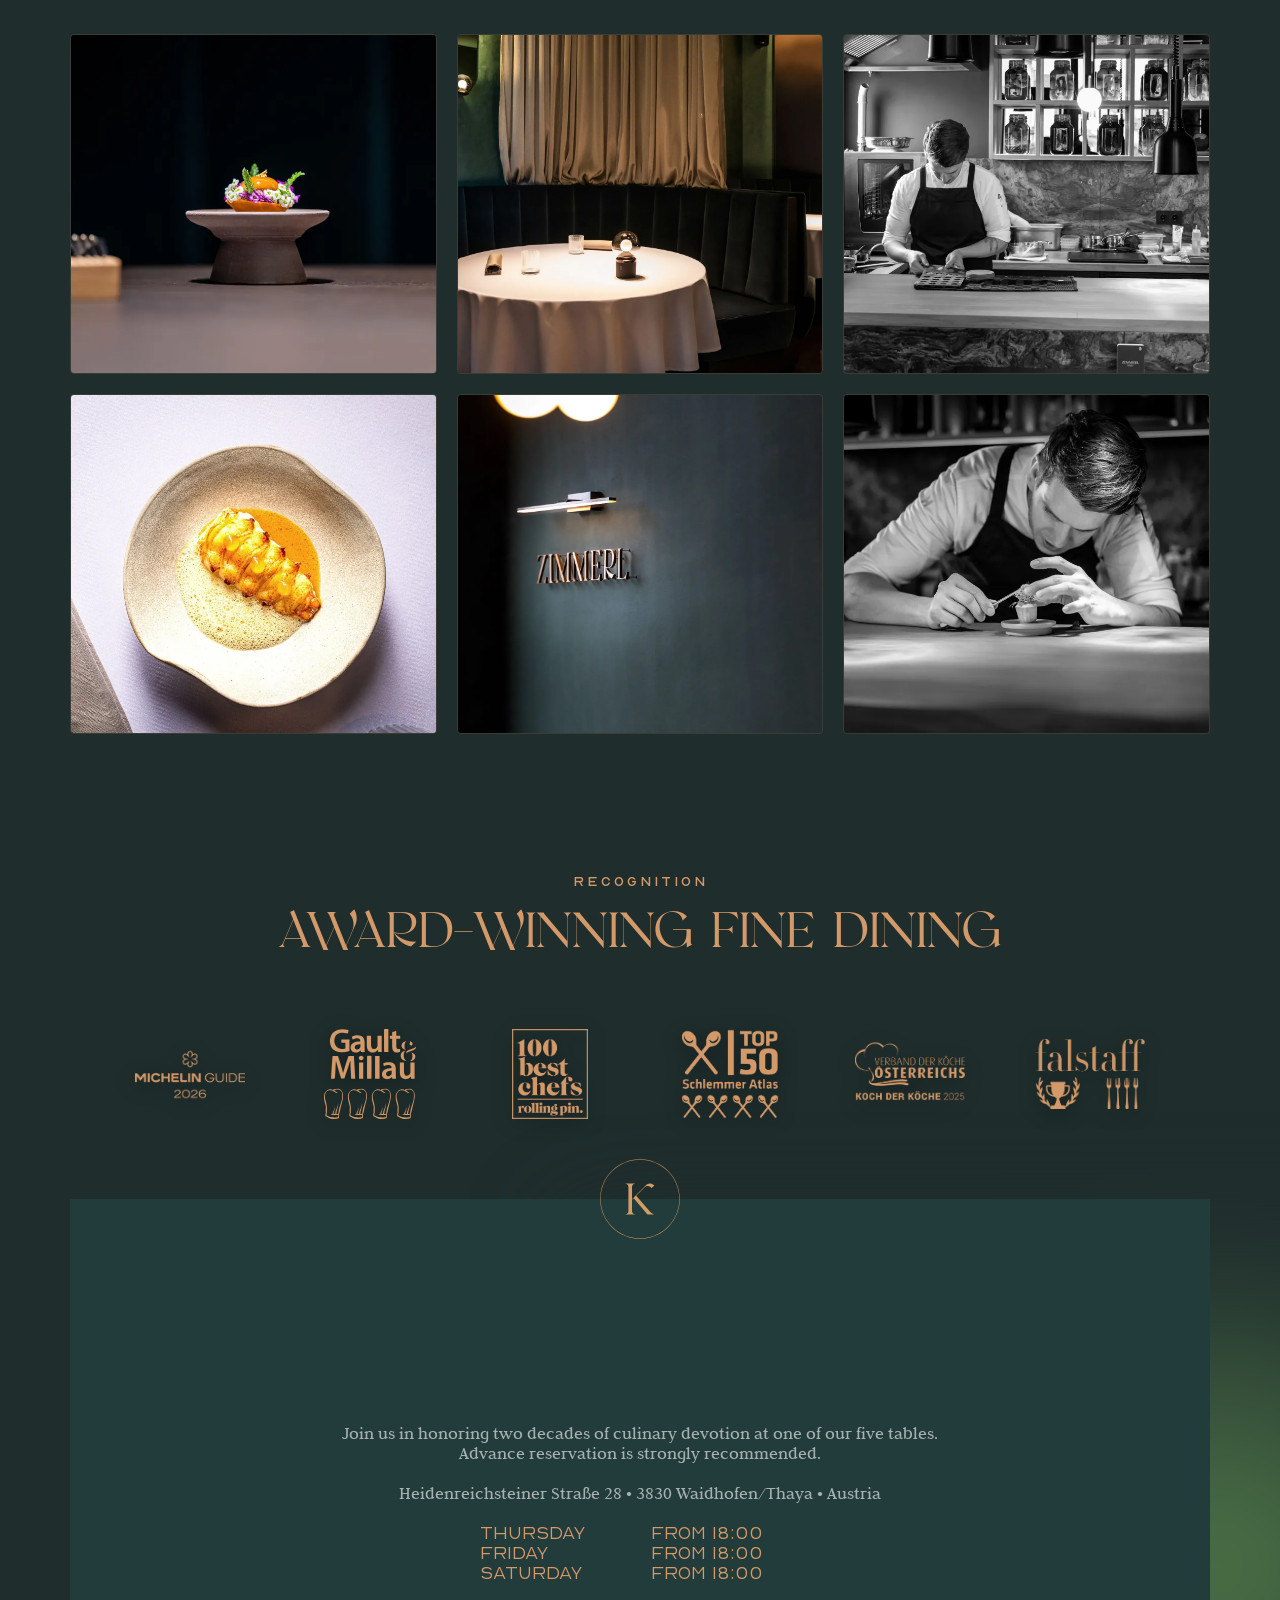
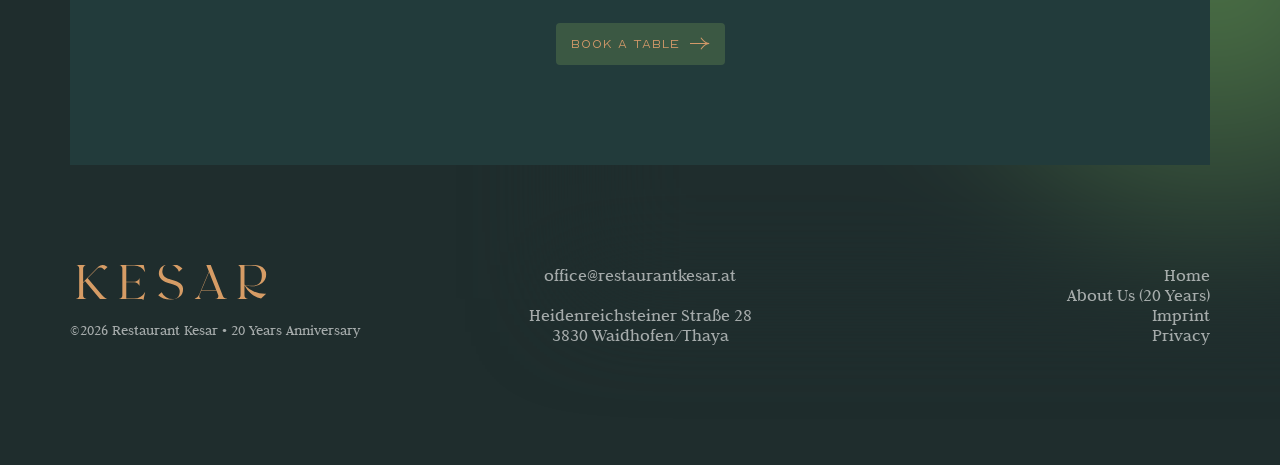
<file: about-en.html>
<!DOCTYPE html>
<html lang="en">
<head>
    <meta http-equiv="content-type" content="text/html; charset=UTF-8">
    <meta name="viewport" content="width=device-width, initial-scale=1, maximum-scale=1" />
    <meta property="og:site_name" content="Restaurant Kesar">
    <meta property="og:locale" content="en_US">
    <meta property="og:type" content="website">
    <meta property="og:title" content="20 Years of Kesar | About Us | Restaurant Kesar">
    <meta property="og:description" content="20 Years of Restaurant Kesar – Two decades of uncompromising devotion, culinary mastery by chef Bernhard Kesar, and intimate fine dining perfection in the Waldviertel.">
    <title>20 Years of Kesar &bull; About Us | Restaurant Kesar</title>
    <link rel="shortcut icon" href="favicon.ico" type="image/x-icon">
    <link rel="icon" href="favicon.ico" type="image/x-icon">
    <link rel="apple-touch-icon" href="assets/img/iPhone-Icon.png">
    <link rel="canonical" href="about-en.html">
    <link href="assets/css/concrete.css" rel="stylesheet" type="text/css" media="all">
    <link rel="stylesheet" type="text/css" href="assets/css/bootstrap.min.css" media="screen" />
    <link href="assets/css/main.css" rel="stylesheet" type="text/css">
    <link href="assets/css/responsive.css" rel="stylesheet" type="text/css">
    <link href="assets/css/about.css" rel="stylesheet" type="text/css">
    <script type="text/javascript" src="assets/js/jquery.min.js"></script>
</head>
<body>
    <div id="wrapper" class="ccm-page page-type-page page-template-about">
        
        <!-- Navigation Header -->
        <div id="navigation" class="static">
            <div class="container">
                <div class="logo">
                    <a href="en.html" title="Back to Home">
                        <img src="assets/img/logo/kesar-logo-signet.svg" alt="Restaurant Kesar" width="80" height="80" class="img-responsive" />
                    </a>
                </div>
                <div class="nav">
                    <a href="en.html" class="nav-home-link" title="Home">Home</a>
                    <a href="about-en.html" class="nav-about-link active" title="About Us">About Us</a>
                    
                    <div class="ccm-block-switch-language">
                        <form method="post">
                            <div class="lang-icon">
                               <span class="icon icon-globe"></span>
                            </div>
                            <div class="lang-choice">
                                <a href="about.html" title="Deutsch">DE</a>
                                <a href="about-en.html" title="English" class="last ccm-block-switch-language-active-flag">EN</a>
                            </div>
                        </form>
                    </div>

                    <a href="reservation.html?lang=en" title="Book now" class="btn">
                        <span class="name">Book now</span>
                        <span class="icon icon-arrow-right"></span>
                    </a>
                </div>
                <div class="clear"></div>
            </div>
        </div>

        <div id="content">

            <!-- Grand Hero: 20 Years Jubilee -->
            <section class="about-hero gradient-circle-right-top">
                <div class="inner">
                    <div class="container">
                        <div class="row">
                            <div class="col-lg-10 col-lg-offset-1 text-center">
                                <div class="about-hero-badge">
                                    <span class="badge-dot"></span>
                                    <span>2006 &ndash; 2026 &bull; 20th Anniversary</span>
                                    <span class="badge-dot"></span>
                                </div>
                                <h1 class="about-hero-title">20 Years of Restaurant Kesar</h1>
                                <p class="about-hero-subtitle">
                                    Two decades of unconditional devotion, radical culinary precision, and an insatiable passion for pure, unadulterated flavor in the heart of Austria's Waldviertel.
                                </p>
                                <div class="about-hero-divider"></div>
                            </div>
                        </div>
                    </div>
                </div>
            </section>

            <!-- Key Numbers / Stats Banner -->
            <section class="stats-banner">
                <div class="container">
                    <div class="row">
                        <div class="col-xs-6 col-sm-4 col-md-2 stat-item">
                            <span class="stat-number">20</span>
                            <span class="stat-label">Years of Passion</span>
                        </div>
                        <div class="col-xs-6 col-sm-4 col-md-2 stat-item">
                            <span class="stat-number">23</span>
                            <span class="stat-label">Courses Menu</span>
                        </div>
                        <div class="col-xs-6 col-sm-4 col-md-2 stat-item">
                            <span class="stat-number">5</span>
                            <span class="stat-label">Exclusive Tables</span>
                        </div>
                        <div class="col-xs-6 col-sm-4 col-md-2 stat-item">
                            <span class="stat-number">100%</span>
                            <span class="stat-label">Organic Cycle</span>
                        </div>
                        <div class="col-xs-6 col-sm-4 col-md-2 stat-item">
                            <span class="stat-number">2025</span>
                            <span class="stat-label">Chef of Chefs</span>
                        </div>
                        <div class="col-xs-6 col-sm-4 col-md-2 stat-item">
                            <span class="stat-number">6+</span>
                            <span class="stat-label">Global Accolades</span>
                        </div>
                    </div>
                </div>
            </section>

            <!-- Story Narrative -->
            <section class="story-section gradient-circle-left-center">
                <div class="inner">
                    <div class="container">
                        <div class="row table break-sm">
                            <div class="col-sm-6 col-md-6 table-cell animate-image">
                                <div class="story-image-wrap">
                                    <img src="assets/img/photos/chef-action.jpg" alt="Chef Bernhard Kesar in Action" class="img-responsive" />
                                    <div class="story-image-caption">
                                        Head Chef Bernhard Kesar &bull; Precision in every single movement
                                    </div>
                                </div>
                            </div>
                            <div class="col-sm-0 col-md-1 table-cell"></div>
                            <div class="col-sm-6 col-md-5 table-cell">
                                <div class="section-eyebrow" style="text-align: left;">Our Journey</div>
                                <h2 class="story-lead">From relentless curiosity to one of Austria’s premier dining destinations.</h2>
                                <p class="story-body">
                                    Exactly 20 years ago, a culinary quest began with a singular yearning: to capture the true essence of each ingredient in its purest form and express it on the plate. Head chef Bernhard Kesar did not follow conventional paths; he mastered the fine art of gastronomy through relentless self-driven study, acute sensory sensitivity, and deep reverence for the craft.
                                </p>
                                <p class="story-body">
                                    What began two decades ago as an audacious dream is now an intimate sanctuary in Waidhofen an der Thaya. Here, French haute cuisine technique, Japanese minimalist philosophy, and the raw beauty of the Waldviertel landscape unite into an unparalleled sensory journey.
                                </p>
                                <p class="story-body">
                                    For Bernhard Kesar, cooking is not merely an occupation—it is the language through which he shares his world with guests: authentic, uncompromising, and immune to fleeting trends.
                                </p>
                            </div>
                            <div class="clear"></div>
                        </div>
                    </div>
                </div>
            </section>

            <!-- 20-Year Milestones Timeline -->
            <section class="timeline-section">
                <div class="container">
                    <div class="section-eyebrow">20 Years of Evolution</div>
                    <h2 class="section-heading-center">Milestones of Our Odyssey</h2>
                    
                    <div class="timeline-container">
                        <div class="timeline-line"></div>

                        <!-- 2006 -->
                        <div class="timeline-item left">
                            <div class="timeline-dot"></div>
                            <div class="timeline-card">
                                <div class="timeline-year">2006</div>
                                <div class="timeline-title">The Spark & The Roots</div>
                                <p class="timeline-desc">
                                    Bernhard Kesar discovers an ignited passion for culinary alchemy, flavors, and product integrity. The foundational years spark a lifelong pursuit of technical perfection.
                                </p>
                            </div>
                        </div>

                        <!-- 2012 -->
                        <div class="timeline-item right">
                            <div class="timeline-dot"></div>
                            <div class="timeline-card">
                                <div class="timeline-year">2012</div>
                                <div class="timeline-title">Establishing Autonomy</div>
                                <p class="timeline-desc">
                                    Founding of the location in Waidhofen an der Thaya. Gaining full creative independence to shape a distinct culinary identity without external compromise.
                                </p>
                            </div>
                        </div>

                        <!-- 2017 -->
                        <div class="timeline-item left">
                            <div class="timeline-dot"></div>
                            <div class="timeline-card">
                                <div class="timeline-year">2017</div>
                                <div class="timeline-title">The Ecological Cycle</div>
                                <p class="timeline-desc">
                                    Establishing the restaurant’s private organic agriculture and free-range chicken coop in Waldviertel. Creating a closed circular loop from harvest to compost.
                                </p>
                            </div>
                        </div>

                        <!-- 2021 -->
                        <div class="timeline-item right">
                            <div class="timeline-dot"></div>
                            <div class="timeline-card">
                                <div class="timeline-year">2021</div>
                                <div class="timeline-title">The 5-Table Fine Dining Concept</div>
                                <p class="timeline-desc">
                                    Radical reimagination with award-winning interior architecture by Meindl Cavar Concepts. Limiting dining capacity to just 5 tables for an intimate, personal chef’s room experience.
                                </p>
                            </div>
                        </div>

                        <!-- 2024 -->
                        <div class="timeline-item left">
                            <div class="timeline-dot"></div>
                            <div class="timeline-card">
                                <div class="timeline-year">2024</div>
                                <div class="timeline-title">International Acclaim</div>
                                <p class="timeline-desc">
                                    Honored by the Guide Michelin, Gault&Millau, Falstaff, and Schlemmer Atlas. Named one of Rolling Pin’s 100 Best Chefs in Austria.
                                </p>
                            </div>
                        </div>

                        <!-- 2025 -->
                        <div class="timeline-item right">
                            <div class="timeline-dot"></div>
                            <div class="timeline-card">
                                <div class="timeline-year">2025</div>
                                <div class="timeline-title">Chef of Chefs 2025</div>
                                <p class="timeline-desc">
                                    The Austrian Chefs Association (VKÖ) confers Bernhard Kesar the coveted title »Koch der Köche 2025« — the ultimate peer recognition in Austrian gastronomy.
                                </p>
                            </div>
                        </div>

                        <!-- 2026 -->
                        <div class="timeline-item left">
                            <div class="timeline-dot"></div>
                            <div class="timeline-card" style="border-color: #d39969; background: rgba(34, 59, 59, 0.65);">
                                <div class="timeline-year" style="color: #ffffff;">2026</div>
                                <div class="timeline-title" style="color: #d39969;">20 Years & The Future Ahead</div>
                                <p class="timeline-desc">
                                    Celebrating 20 years of dedication with an impeccably curated 23-course journey. Reflecting with gratitude on past accomplishments while pioneering the next era of culinary artistry.
                                </p>
                            </div>
                        </div>

                    </div>
                </div>
            </section>

            <!-- 4 Pillars of Philosophy -->
            <section class="pillars-section gradient-circle-right-center">
                <div class="inner">
                    <div class="container">
                        <div class="section-eyebrow">The Foundation</div>
                        <h2 class="section-heading-center">The Four Pillars of Kesar</h2>

                        <div class="row">
                            <div class="col-sm-6 col-md-3" style="margin-bottom: 30px;">
                                <div class="pillar-card">
                                    <div class="pillar-number">01</div>
                                    <h3 class="pillar-title">Mindful Closed Cycle</h3>
                                    <p class="pillar-desc">
                                        Vegetables cultivated in our own Waldviertel plots, harvested at optimum ripeness. Organic trims nourish our hens, who provide fresh eggs daily. A respectful cycle attuned to nature.
                                    </p>
                                </div>
                            </div>
                            <div class="col-sm-6 col-md-3" style="margin-bottom: 30px;">
                                <div class="pillar-card">
                                    <div class="pillar-number">02</div>
                                    <h3 class="pillar-title">Worldly Fusion</h3>
                                    <p class="pillar-desc">
                                        Classical French technique balanced by Japanese serenity and the earthy purity of the Waldviertel. Only the world's finest artisanal ingredients grace our kitchen.
                                    </p>
                                </div>
                            </div>
                            <div class="col-sm-6 col-md-3" style="margin-bottom: 30px;">
                                <div class="pillar-card">
                                    <div class="pillar-number">03</div>
                                    <h3 class="pillar-title">Uncompromising 23 Courses</h3>
                                    <p class="pillar-desc">
                                        Every single course is composed as an unalterable chapter of an overarching harmony. Zero shortcuts or compromises—pure concentration on texture, nuance, and depth.
                                    </p>
                                </div>
                            </div>
                            <div class="col-sm-6 col-md-3" style="margin-bottom: 30px;">
                                <div class="pillar-card">
                                    <div class="pillar-number">04</div>
                                    <h3 class="pillar-title">5-Table Intimacy</h3>
                                    <p class="pillar-desc">
                                        Deliberately restricted to just 5 tables per service. Guests dine immersed in the live chef's room action, surrounded by bespoke craftsmanship and peaceful intimacy.
                                    </p>
                                </div>
                            </div>
                        </div>
                    </div>
                </div>
            </section>

            <!-- Chef Quote -->
            <section class="quote-section">
                <div class="container">
                    <div class="quote-mark">&ldquo;</div>
                    <blockquote class="quote-text">
                        “Every dish originates directly from my mind—composed with profound respect for nature, perfected over 20 years of relentless practice. Genuine cuisine needs no disguise; it demands total devotion.”
                    </blockquote>
                    <div class="quote-author">Bernhard Kesar</div>
                    <div class="quote-role">Head Chef &bull; Chef of Chefs 2025</div>
                </div>
            </section>

            <!-- Regional Craft & Wine Selection -->
            <section class="gradient-circle-left-top" style="padding: 60px 0;">
                <div class="inner">
                    <div class="container">
                        <div class="row table break-md">
                            <div class="col-md-6 table-cell">
                                <div class="section-eyebrow" style="text-align: left;">Artisanal Soul</div>
                                <h2>Handcrafted Plates & Soulful Wine Pairing</h2>
                                <p style="font-size: 18px; line-height: 1.8; opacity: 0.85; margin: 20px 0;">
                                    The 20-year ethos of Kesar extends far beyond the kitchen stove. Every ceramic dish is custom thrown by local master potters of the Waldviertel. The ambient lighting, bespoke tactile furnishings, and acoustic warmth were custom crafted by Meindl Cavar Concepts.
                                </p>
                                <p style="font-size: 18px; line-height: 1.8; opacity: 0.85;">
                                    Our certified Sommelière harmonizes the 23-course progression with rare vintages, biodynamic grower bottles, and storied icons that illuminate the nuances of each plate.
                                </p>
                            </div>
                            <div class="col-md-1 table-cell"></div>
                            <div class="col-md-5 table-cell animate-image">
                                <div class="story-image-wrap">
                                    <img src="assets/img/photos/speisen.jpg" alt="Local Ingredients & Artistry" class="img-responsive" />
                                    <div class="story-image-caption">
                                        Farm-fresh Waldviertel produce &bull; From garden bed to plate
                                    </div>
                                </div>
                            </div>
                        </div>
                    </div>
                </div>
            </section>

            <!-- Visual Collage -->
            <section class="photo-showcase">
                <div class="container">
                    <div class="section-eyebrow">Visuals</div>
                    <h2 class="section-heading-center">Moments of 20 Years</h2>

                    <div class="showcase-grid">
                        <div class="showcase-item">
                            <img src="assets/img/photos/g1-1.webp" alt="Signature dish" />
                            <div class="showcase-overlay">
                                <span class="showcase-caption">Precision & Nuance</span>
                            </div>
                        </div>
                        <div class="showcase-item">
                            <img src="assets/img/photos/g2-1.webp" alt="Dining Room" />
                            <div class="showcase-overlay">
                                <span class="showcase-caption">5 Tables &bull; The Space</span>
                            </div>
                        </div>
                        <div class="showcase-item">
                            <img src="assets/img/photos/g3-1.webp" alt="Chef's Room Dining" />
                            <div class="showcase-overlay">
                                <span class="showcase-caption">Chef's Room Dining Live</span>
                            </div>
                        </div>
                        <div class="showcase-item">
                            <img src="assets/img/photos/g1-3.webp" alt="Culinary composition" />
                            <div class="showcase-overlay">
                                <span class="showcase-caption">The 23-Course Odyssey</span>
                            </div>
                        </div>
                        <div class="showcase-item">
                            <img src="assets/img/photos/g2-3.webp" alt="Atmospheric Lighting" />
                            <div class="showcase-overlay">
                                <span class="showcase-caption">Warmth, Silence & Balance</span>
                            </div>
                        </div>
                        <div class="showcase-item">
                            <img src="assets/img/photos/g3-4.webp" alt="Wine & Hospitality" />
                            <div class="showcase-overlay">
                                <span class="showcase-caption">Fine Sommelier Selection</span>
                            </div>
                        </div>
                    </div>
                </div>
            </section>

            <!-- Accolades Grid -->
            <section class="about-awards-section">
                <div class="container">
                    <div class="section-eyebrow">Recognition</div>
                    <h2 class="section-heading-center">Award-Winning Fine Dining</h2>
                    
                    <div class="about-awards-grid">
                        <div class="award-card">
                            <a href="https://guide.michelin.com/at/de/niederosterreich/waidhofen-an-der-thaya_1052291/restaurant/kesar" target="_blank" title="Guide Michelin">
                                <img src="assets/img/awards/guide-michelin.png" alt="Guide Michelin" class="img-responsive" />
                            </a>
                        </div>
                        <div class="award-card">
                            <a href="https://www.gaultmillau.at/restaurant/kesar" target="_blank" title="Gault&Millau">
                                <img src="assets/img/awards/gault-millau.svg" alt="Gault Millau" class="img-responsive" />
                            </a>
                        </div>
                        <div class="award-card">
                            <img src="assets/img/awards/best-chefs-rolling-pin.png" alt="Rolling Pin 100 Best Chefs" class="img-responsive" title="Rolling Pin Top 100 Chefs" />
                        </div>
                        <div class="award-card">
                            <a href="https://www.schlemmer-atlas.de/restaurants/oesterreich/waidhofen-an-der-thaya-land/restaurant-kesar/" target="_blank" title="Schlemmer Atlas TOP 50">
                                <img src="assets/img/awards/top-50-schlemmer-atlas.png" alt="Schlemmer Atlas TOP 50" class="img-responsive" />
                            </a>
                        </div>
                        <div class="award-card">
                            <a href="https://vko.at/news/bernhard-kesar-zum-koch-der-koeche-2025-geehrt/" target="_blank" title="Chef of Chefs 2025">
                                <img src="assets/img/awards/koch-der-koeche.png" alt="Koch der Köche 2025" class="img-responsive" />
                            </a>
                        </div>
                        <div class="award-card">
                            <a href="https://www.falstaff.com/at/restaurants/kesar-chefs-room-dining-waidhofen-an-der-thaya" target="_blank" title="Falstaff Guide">
                                <img src="assets/img/awards/falstaff.png" alt="Falstaff" class="img-responsive" />
                            </a>
                        </div>
                    </div>
                </div>
            </section>

            <!-- Anniversary Reservation (Green Box) -->
            <div class="gradient-circle-right-bottom">
                <section class="section">
                    <div class="inner">
                        <div class="container">
                            <div class="green-box">
                                <div class="header-logo">
                                    <img src="assets/img/logo/kesar-logo-signet.svg" alt="Restaurant Kesar" width="80" height="80" class="img-responsive" />
                                </div>
                                
                                <h1><span style="white-space:pre-wrap;">Celebrate 20 Years of Kesar</span></h1>
                                <p>&nbsp;</p>
                                <p style="font-size: 18px; max-width: 600px; margin: 0 auto 20px auto;">
                                    Join us in honoring two decades of culinary devotion at one of our five tables. Advance reservation is strongly recommended.
                                </p>
                                <p>Heidenreichsteiner Stra&szlig;e 28 &bull; 3830 Waidhofen/Thaya &bull; Austria</p>
                                <p>&nbsp;</p>
                                
                                <table border="0" cellspacing="0" cellpadding="0" style="margin:auto;max-width:320px;width:100%;">
                                    <tbody>
                                        <tr><td style="text-align: left; width: 168px;"><h2>Thursday</h2></td><td style="text-align: left; width: 146px;"><h2>from 18:00</h2></td></tr>
                                        <tr><td style="text-align: left; width: 168px;"><h2>Friday</h2></td><td style="text-align: left; width: 146px;"><h2>from 18:00</h2></td></tr>
                                        <tr><td style="text-align: left; width: 168px;"><h2>Saturday</h2></td><td style="text-align: left; width: 146px;"><h2>from 18:00</h2></td></tr>
                                    </tbody>
                                </table>
                                <p>&nbsp;</p>
                                <p>&nbsp;</p>

                                <a href="reservation.html?lang=en" title="Book a Table" class="btn">
                                    <span class="name">Book a Table</span>
                                    <span class="icon icon-arrow-right"></span>
                                </a>
                            </div>
                        </div>
                    </div>
                    <div class="spacer"></div>
                </section>
            </div>

        </div>

        <!-- Footer -->
        <div id="footer">
            <div class="container">
                <div class="row">
                    <div class="col-sm-4 distance-sm">
                        <div class="footer-logo">
                            <img src="assets/img/logo/kesar-logo.svg" alt="Restaurant Kesar" width="203" height="27" class="img-responsive" />
                        </div>
                        <br />
                        <p class="small">&copy;2026 Restaurant Kesar &bull; 20 Years Anniversary</p>
                    </div>
                    <div class="col-sm-4 distance-sm">
                        <div class="footer-info">
                            <p><a href="mailto:office@restaurantkesar.at?subject=Inquiry" style="color:#ffffff;">office@restaurantkesar.at</a></p>
                            <p>&nbsp;</p>
                            <p>Heidenreichsteiner Stra&szlig;e 28</p>
                            <p>3830 Waidhofen/Thaya</p>
                            <p>&nbsp;</p>
                        </div>
                    </div>
                    <div class="col-sm-4 distance-sm">
                        <div class="footer-links">
                            <p><a href="en.html">Home</a></p>
                            <p><a href="about-en.html">About Us (20 Years)</a></p>
                            <p><a href="impressum.html">Imprint</a></p>
                            <p><a href="datenschutz.html">Privacy</a></p>
                        </div>
                    </div>
                    <div class="clear"></div>
                </div>
            </div>
        </div>
        <div class="spacer"></div>

    </div>

    <!-- Custom Luxury Cursor -->
    <div id="cursor">
        <div class="cursor-circle circle-big">
            <svg height="30" width="30" class="default-cursor">
                <circle cx="15" cy="15" r="12" stroke-width="0"></circle>
            </svg>
            <svg width="60" height="60" viewBox="0 0 60 60" fill="none" xmlns="http://www.w3.org/2000/svg" class="arrow-cursor">
                <circle cx="30" cy="30" r="30" fill="#D29969"/>
                <path d="M33.5203 22.2998C33.5203 22.2998 38.9936 30.9998 46 30.9998C38.9936 30.9998 33.5203 39.6998 33.5203 39.6998" stroke="#1F2D2D" stroke-miterlimit="10"/>
                <path d="M43.9081 31.0112H17" stroke="#1F2D2D" stroke-miterlimit="10"/>
            </svg>
        </div>
        <div class="cursor-circle circle-small">
            <svg height="10" width="10">
                <circle cx="5" cy="5" r="4" stroke-width="0"></circle>
            </svg>
        </div>
    </div>
    
    <script src="assets/js/gsap.min.js"></script>
    <script src="assets/js/ScrollTrigger.min.js"></script>
    <script src="assets/js/SplitText.min.js"></script>
    <script src="assets/js/main.js"></script>
</body>
</html>
</file>
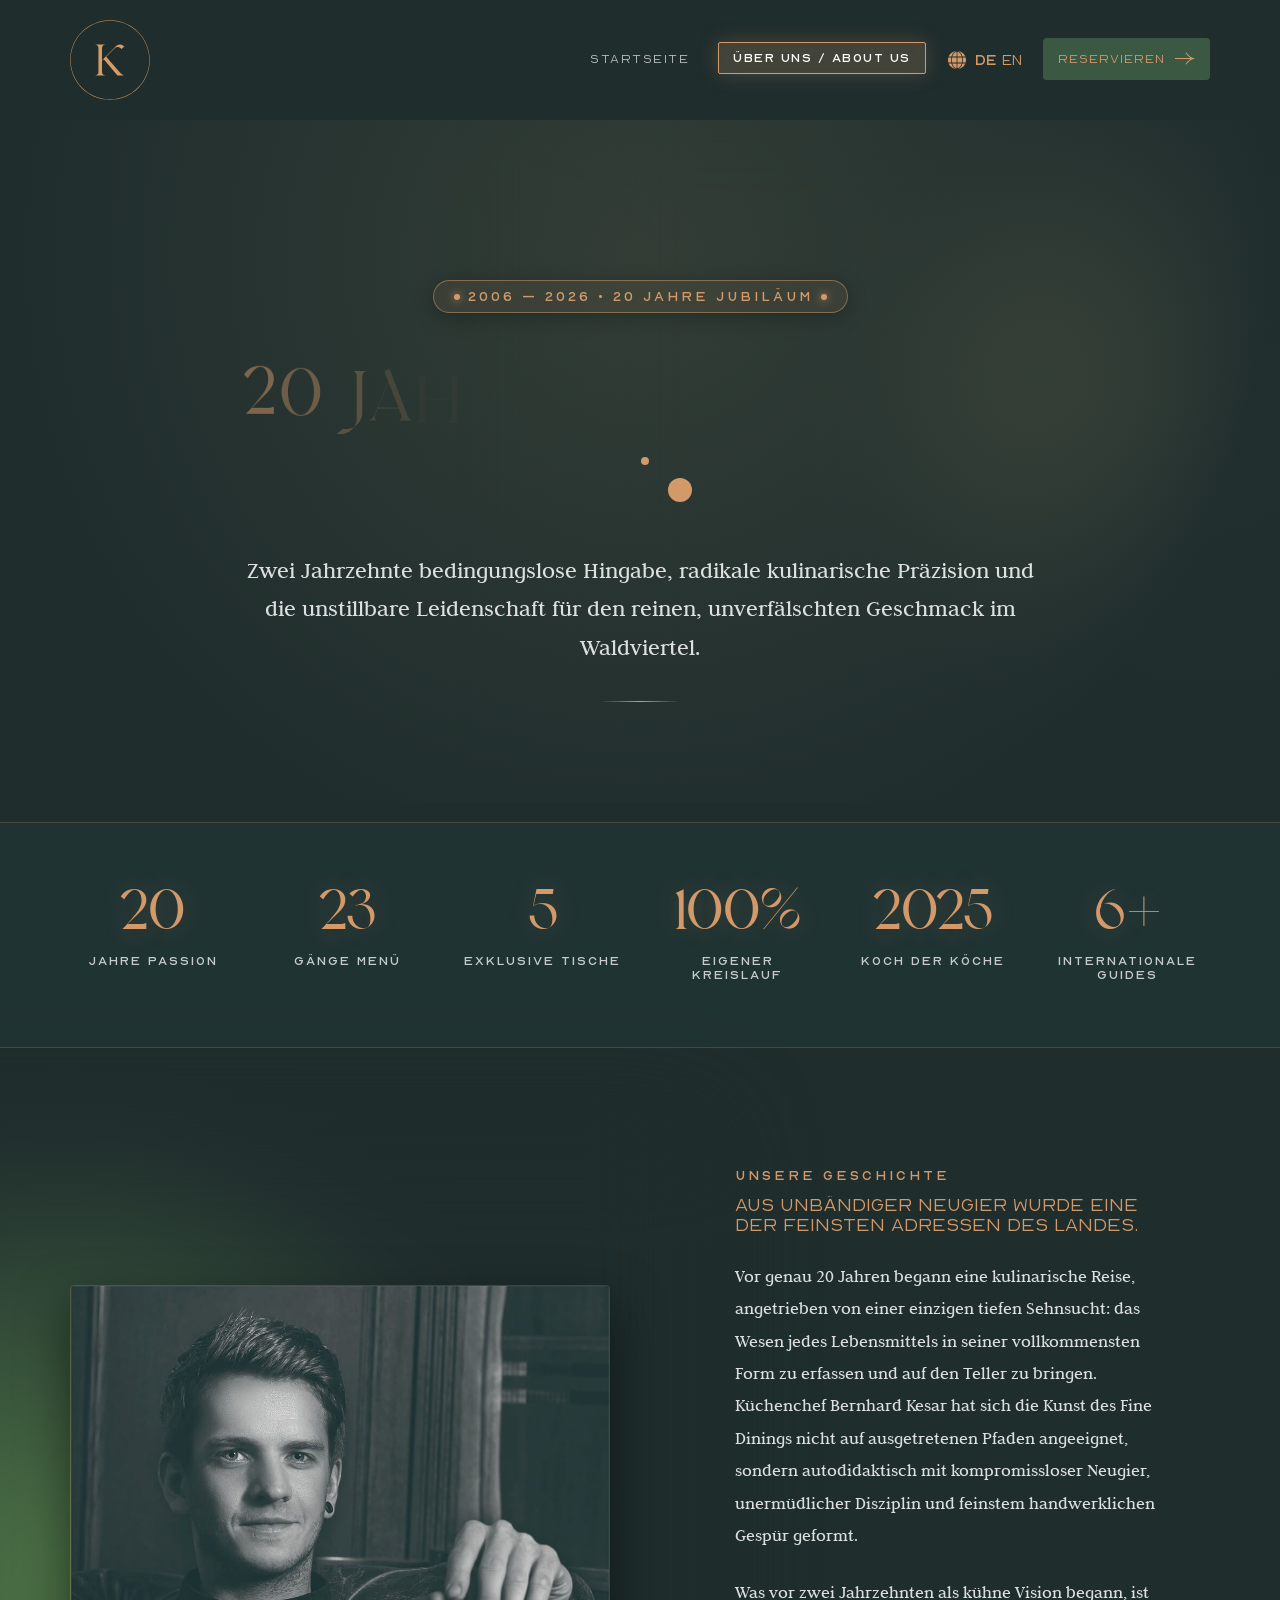
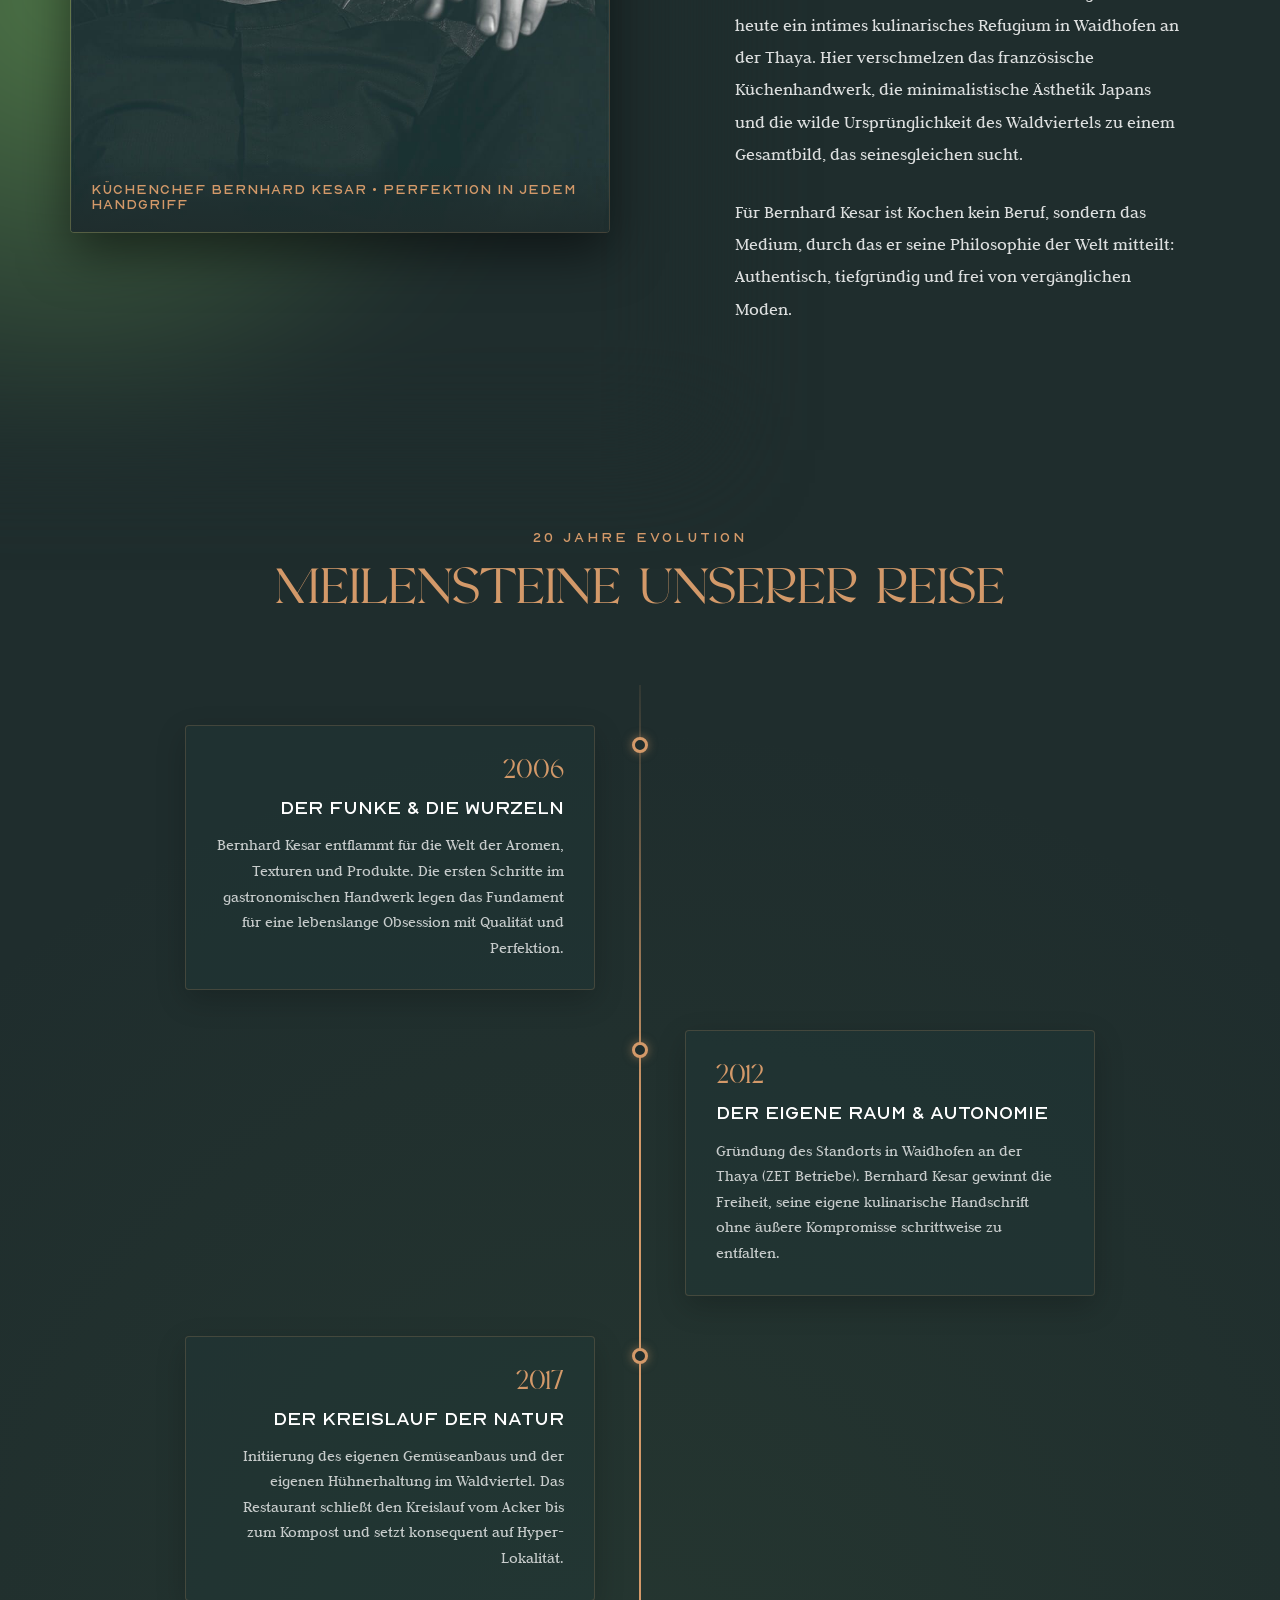
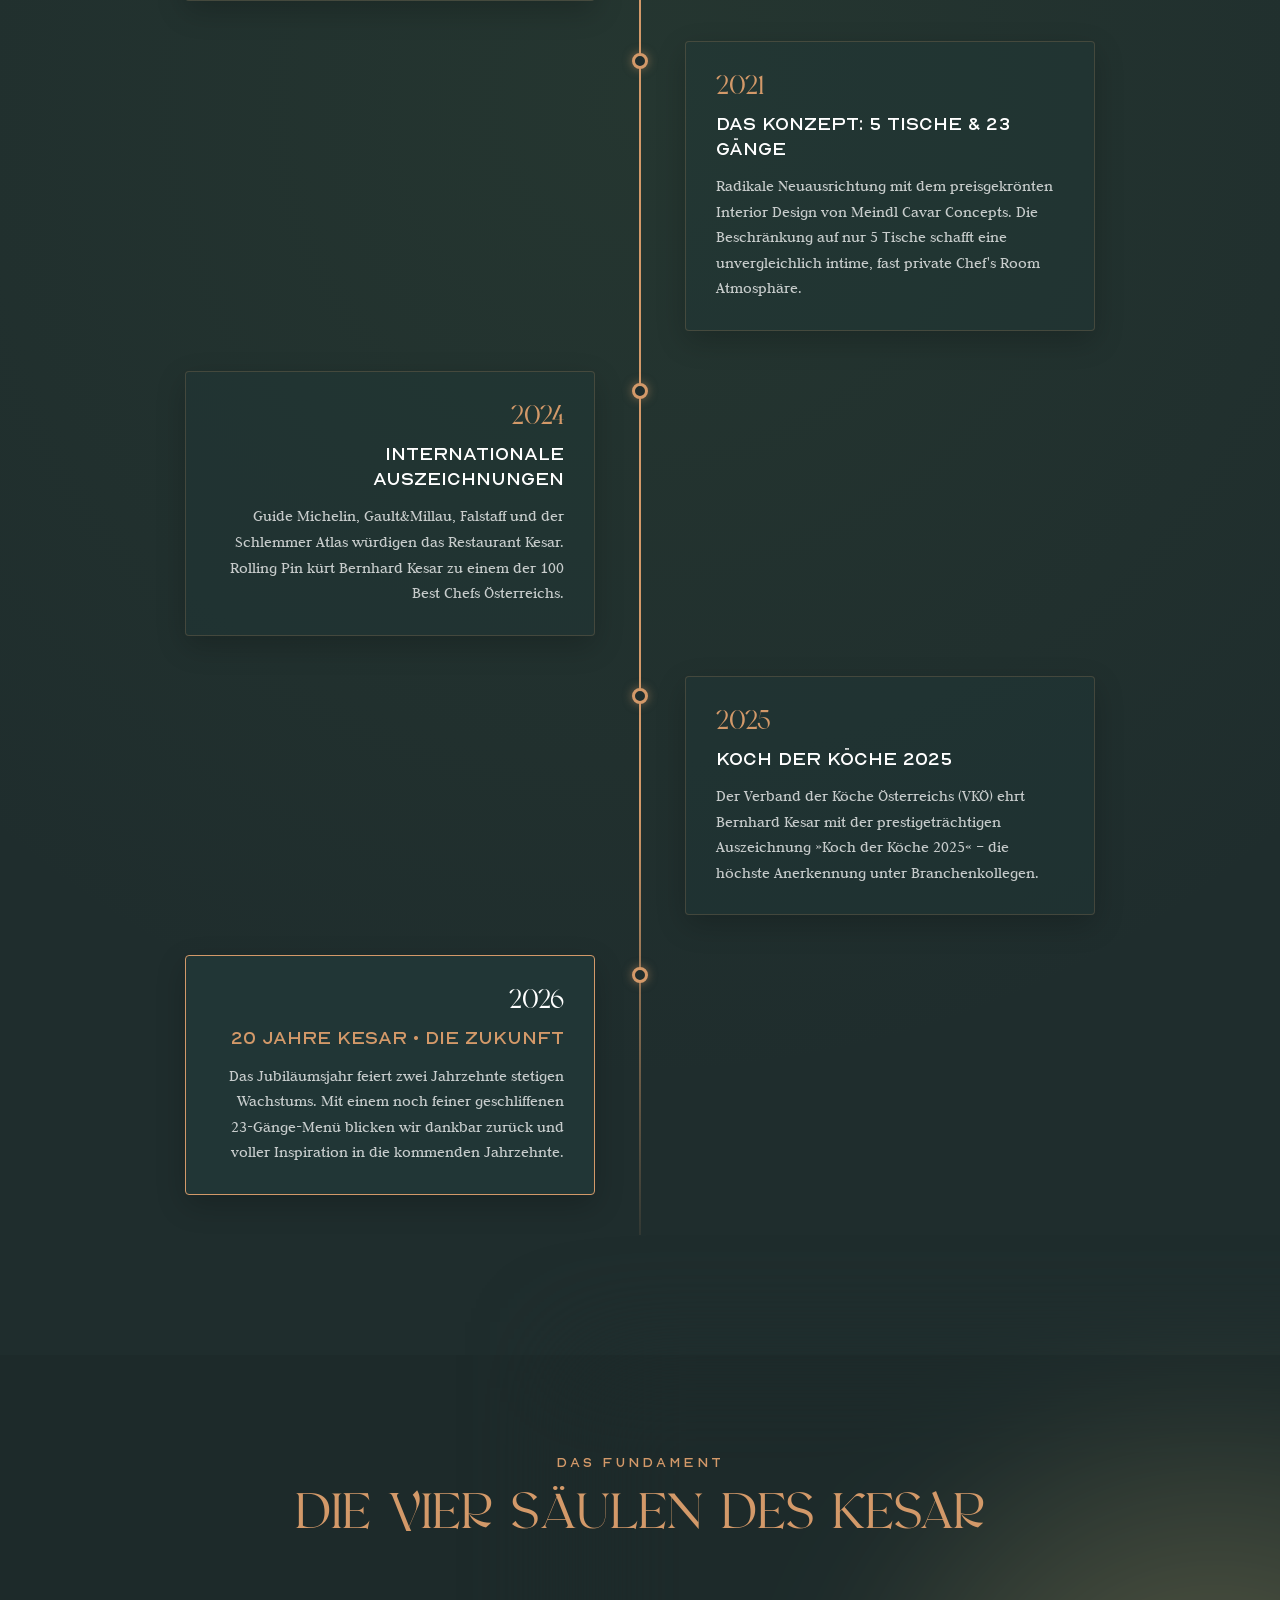
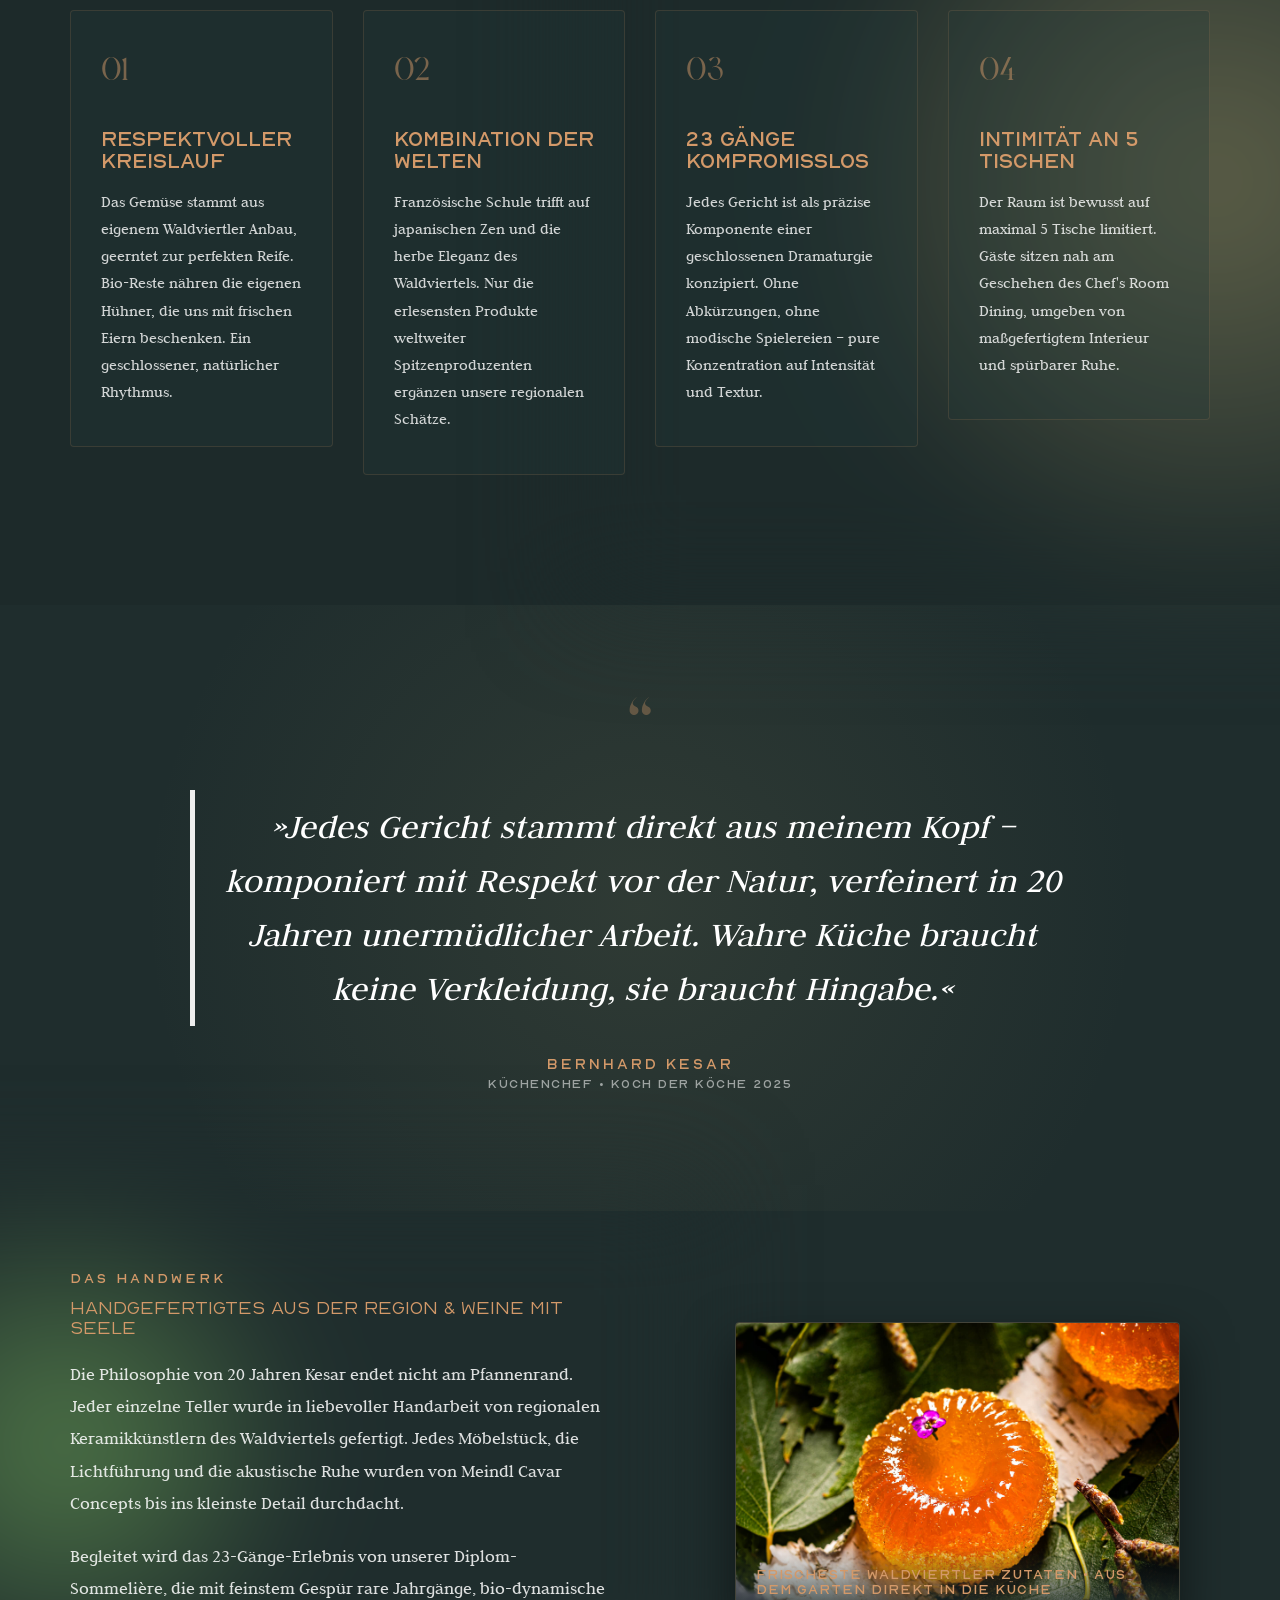
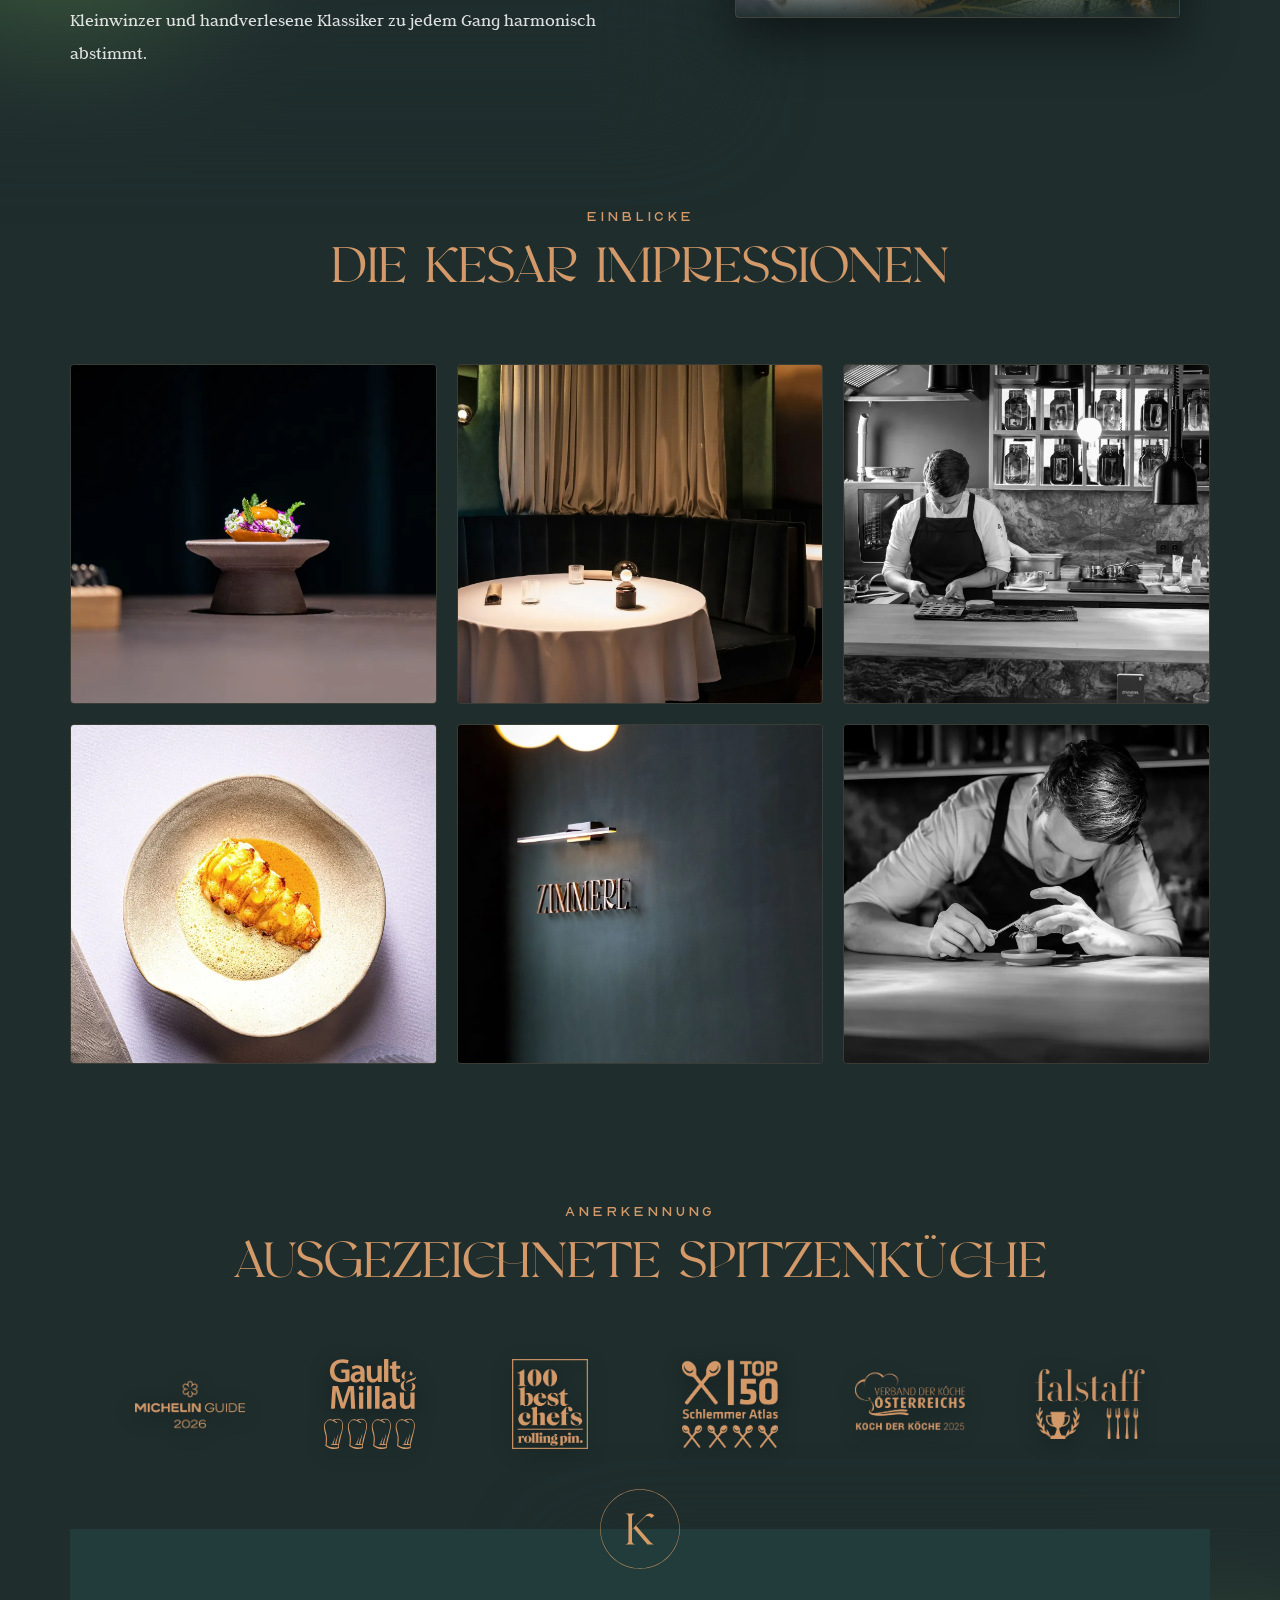
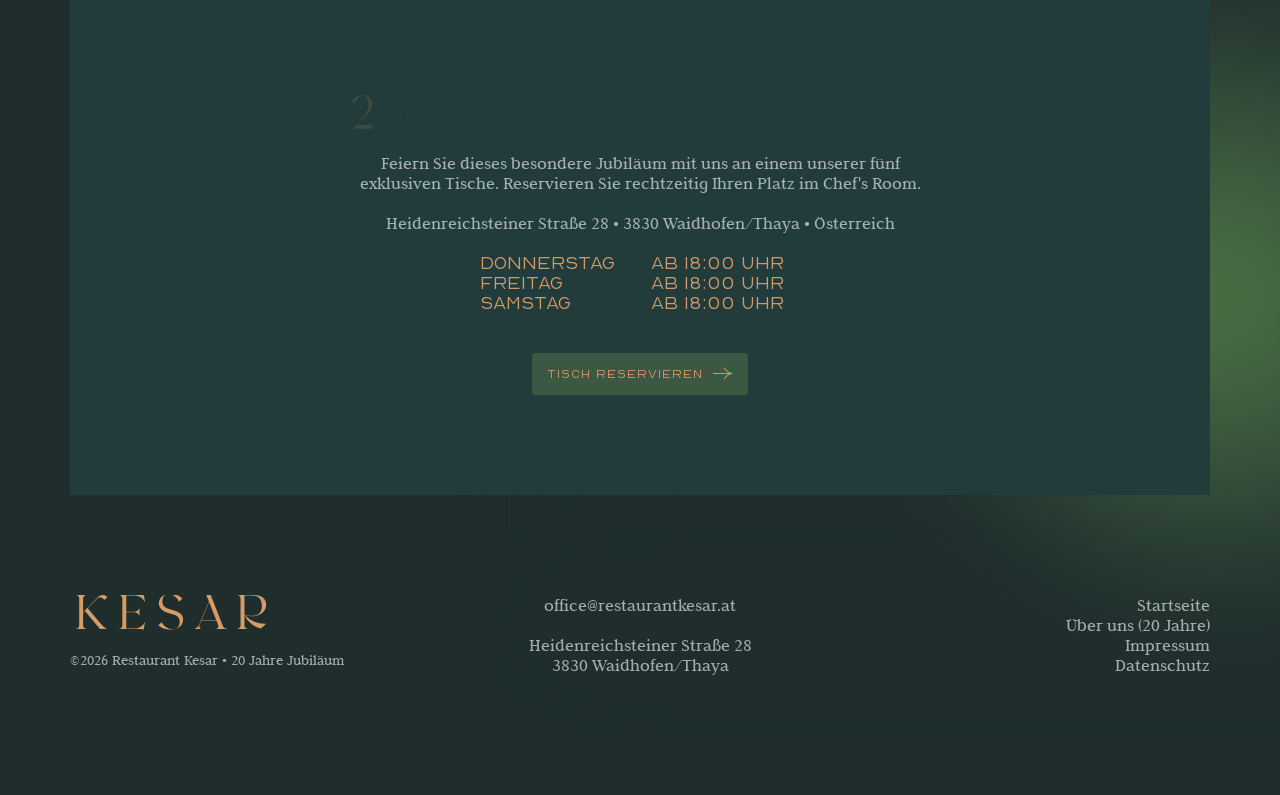
<file: about.html>
<!DOCTYPE html>
<html lang="de">
<head>
    <meta http-equiv="content-type" content="text/html; charset=UTF-8">
    <meta name="viewport" content="width=device-width, initial-scale=1, maximum-scale=1" />
    <meta property="og:site_name" content="Restaurant Kesar">
    <meta property="og:locale" content="de_AT">
    <meta property="og:type" content="website">
    <meta property="og:title" content="20 Jahre Kesar | Über uns | Restaurant Kesar">
    <meta property="og:description" content="20 Jahre Restaurant Kesar – Zwei Jahrzehnte bedingungslose Hingabe, kulinarische Meisterschaft von Küchenchef Bernhard Kesar und intime Fine Dining Perfektion im Waldviertel.">
    <title>20 Jahre Kesar &bull; Über uns | Restaurant Kesar</title>
    <link rel="shortcut icon" href="favicon.ico" type="image/x-icon">
    <link rel="icon" href="favicon.ico" type="image/x-icon">
    <link rel="apple-touch-icon" href="assets/img/iPhone-Icon.png">
    <link rel="canonical" href="about.html">
    <link href="assets/css/concrete.css" rel="stylesheet" type="text/css" media="all">
    <link rel="stylesheet" type="text/css" href="assets/css/bootstrap.min.css" media="screen" />
    <link href="assets/css/main.css" rel="stylesheet" type="text/css">
    <link href="assets/css/responsive.css" rel="stylesheet" type="text/css">
    <link href="assets/css/about.css" rel="stylesheet" type="text/css">
    <script type="text/javascript" src="assets/js/jquery.min.js"></script>
</head>
<body>
    <div id="wrapper" class="ccm-page page-type-page page-template-about">
        
        <!-- Navigation Header -->
        <div id="navigation" class="static">
            <div class="container">
                <div class="logo">
                    <a href="index.html" title="Zur Startseite">
                        <img src="assets/img/logo/kesar-logo-signet.svg" alt="Restaurant Kesar" width="80" height="80" class="img-responsive" />
                    </a>
                </div>
                <div class="nav">
                    <a href="index.html" class="nav-home-link" title="Startseite">Startseite</a>
                    <a href="about.html" class="nav-about-link active" title="Über uns / About Us">Über uns / About Us</a>
                    
                    <div class="ccm-block-switch-language">
                        <form method="post">
                            <div class="lang-icon">
                               <span class="icon icon-globe"></span>
                            </div>
                            <div class="lang-choice">
                                <a href="about.html" title="Deutsch" class="ccm-block-switch-language-active-flag">DE</a>
                                <a href="about-en.html" title="English" class="last">EN</a>
                            </div>
                        </form>
                    </div>

                    <a href="reservation.html" title="Reservieren" class="btn">
                        <span class="name">Reservieren</span>
                        <span class="icon icon-arrow-right"></span>
                    </a>
                </div>
                <div class="clear"></div>
            </div>
        </div>

        <div id="content">

            <!-- Grand Hero: 20 Jahre Jubiläum -->
            <section class="about-hero gradient-circle-right-top">
                <div class="inner">
                    <div class="container">
                        <div class="row">
                            <div class="col-lg-10 col-lg-offset-1 text-center">
                                <div class="about-hero-badge">
                                    <span class="badge-dot"></span>
                                    <span>2006 &ndash; 2026 &bull; 20 Jahre Jubiläum</span>
                                    <span class="badge-dot"></span>
                                </div>
                                <h1 class="about-hero-title">20 Jahre Restaurant Kesar</h1>
                                <p class="about-hero-subtitle">
                                    Zwei Jahrzehnte bedingungslose Hingabe, radikale kulinarische Präzision und die unstillbare Leidenschaft für den reinen, unverfälschten Geschmack im Waldviertel.
                                </p>
                                <div class="about-hero-divider"></div>
                            </div>
                        </div>
                    </div>
                </div>
            </section>

            <!-- Key Numbers / Stats Banner -->
            <section class="stats-banner">
                <div class="container">
                    <div class="row">
                        <div class="col-xs-6 col-sm-4 col-md-2 stat-item">
                            <span class="stat-number">20</span>
                            <span class="stat-label">Jahre Passion</span>
                        </div>
                        <div class="col-xs-6 col-sm-4 col-md-2 stat-item">
                            <span class="stat-number">23</span>
                            <span class="stat-label">Gänge Menü</span>
                        </div>
                        <div class="col-xs-6 col-sm-4 col-md-2 stat-item">
                            <span class="stat-number">5</span>
                            <span class="stat-label">Exklusive Tische</span>
                        </div>
                        <div class="col-xs-6 col-sm-4 col-md-2 stat-item">
                            <span class="stat-number">100%</span>
                            <span class="stat-label">Eigener Kreislauf</span>
                        </div>
                        <div class="col-xs-6 col-sm-4 col-md-2 stat-item">
                            <span class="stat-number">2025</span>
                            <span class="stat-label">Koch der Köche</span>
                        </div>
                        <div class="col-xs-6 col-sm-4 col-md-2 stat-item">
                            <span class="stat-number">6+</span>
                            <span class="stat-label">Internationale Guides</span>
                        </div>
                    </div>
                </div>
            </section>

            <!-- Story Narrative: Aus einer Vision wurde eine Institution -->
            <section class="story-section gradient-circle-left-center">
                <div class="inner">
                    <div class="container">
                        <div class="row table break-sm">
                            <div class="col-sm-6 col-md-6 table-cell animate-image">
                                <div class="story-image-wrap">
                                    <img src="assets/img/photos/chef-action.jpg" alt="Bernhard Kesar in Action" class="img-responsive" />
                                    <div class="story-image-caption">
                                        Küchenchef Bernhard Kesar &bull; Perfektion in jedem Handgriff
                                    </div>
                                </div>
                            </div>
                            <div class="col-sm-0 col-md-1 table-cell"></div>
                            <div class="col-sm-6 col-md-5 table-cell">
                                <div class="section-eyebrow" style="text-align: left;">Unsere Geschichte</div>
                                <h2 class="story-lead">Aus unbändiger Neugier wurde eine der feinsten Adressen des Landes.</h2>
                                <p class="story-body">
                                    Vor genau 20 Jahren begann eine kulinarische Reise, angetrieben von einer einzigen tiefen Sehnsucht: das Wesen jedes Lebensmittels in seiner vollkommensten Form zu erfassen und auf den Teller zu bringen. Küchenchef Bernhard Kesar hat sich die Kunst des Fine Dinings nicht auf ausgetretenen Pfaden angeeignet, sondern autodidaktisch mit kompromissloser Neugier, unermüdlicher Disziplin und feinstem handwerklichen Gespür geformt.
                                </p>
                                <p class="story-body">
                                    Was vor zwei Jahrzehnten als kühne Vision begann, ist heute ein intimes kulinarisches Refugium in Waidhofen an der Thaya. Hier verschmelzen das französische Küchenhandwerk, die minimalistische Ästhetik Japans und die wilde Ursprünglichkeit des Waldviertels zu einem Gesamtbild, das seinesgleichen sucht.
                                </p>
                                <p class="story-body">
                                    Für Bernhard Kesar ist Kochen kein Beruf, sondern das Medium, durch das er seine Philosophie der Welt mitteilt: Authentisch, tiefgründig und frei von vergänglichen Moden.
                                </p>
                            </div>
                            <div class="clear"></div>
                        </div>
                    </div>
                </div>
            </section>

            <!-- 20-Year Milestones Timeline (2006 - 2026) -->
            <section class="timeline-section">
                <div class="container">
                    <div class="section-eyebrow">20 Jahre Evolution</div>
                    <h2 class="section-heading-center">Meilensteine unserer Reise</h2>
                    
                    <div class="timeline-container">
                        <div class="timeline-line"></div>

                        <!-- 2006 -->
                        <div class="timeline-item left">
                            <div class="timeline-dot"></div>
                            <div class="timeline-card">
                                <div class="timeline-year">2006</div>
                                <div class="timeline-title">Der Funke & Die Wurzeln</div>
                                <p class="timeline-desc">
                                    Bernhard Kesar entflammt für die Welt der Aromen, Texturen und Produkte. Die ersten Schritte im gastronomischen Handwerk legen das Fundament für eine lebenslange Obsession mit Qualität und Perfektion.
                                </p>
                            </div>
                        </div>

                        <!-- 2012 -->
                        <div class="timeline-item right">
                            <div class="timeline-dot"></div>
                            <div class="timeline-card">
                                <div class="timeline-year">2012</div>
                                <div class="timeline-title">Der eigene Raum & Autonomie</div>
                                <p class="timeline-desc">
                                    Gründung des Standorts in Waidhofen an der Thaya (ZET Betriebe). Bernhard Kesar gewinnt die Freiheit, seine eigene kulinarische Handschrift ohne äußere Kompromisse schrittweise zu entfalten.
                                </p>
                            </div>
                        </div>

                        <!-- 2017 -->
                        <div class="timeline-item left">
                            <div class="timeline-dot"></div>
                            <div class="timeline-card">
                                <div class="timeline-year">2017</div>
                                <div class="timeline-title">Der Kreislauf der Natur</div>
                                <p class="timeline-desc">
                                    Initiierung des eigenen Gemüseanbaus und der eigenen Hühnerhaltung im Waldviertel. Das Restaurant schließt den Kreislauf vom Acker bis zum Kompost und setzt konsequent auf Hyper-Lokalität.
                                </p>
                            </div>
                        </div>

                        <!-- 2021 -->
                        <div class="timeline-item right">
                            <div class="timeline-dot"></div>
                            <div class="timeline-card">
                                <div class="timeline-year">2021</div>
                                <div class="timeline-title">Das Konzept: 5 Tische & 23 Gänge</div>
                                <p class="timeline-desc">
                                    Radikale Neuausrichtung mit dem preisgekrönten Interior Design von Meindl Cavar Concepts. Die Beschränkung auf nur 5 Tische schafft eine unvergleichlich intime, fast private Chef's Room Atmosphäre.
                                </p>
                            </div>
                        </div>

                        <!-- 2024 -->
                        <div class="timeline-item left">
                            <div class="timeline-dot"></div>
                            <div class="timeline-card">
                                <div class="timeline-year">2024</div>
                                <div class="timeline-title">Internationale Auszeichnungen</div>
                                <p class="timeline-desc">
                                    Guide Michelin, Gault&Millau, Falstaff und der Schlemmer Atlas würdigen das Restaurant Kesar. Rolling Pin kürt Bernhard Kesar zu einem der 100 Best Chefs Österreichs.
                                </p>
                            </div>
                        </div>

                        <!-- 2025 -->
                        <div class="timeline-item right">
                            <div class="timeline-dot"></div>
                            <div class="timeline-card">
                                <div class="timeline-year">2025</div>
                                <div class="timeline-title">Koch der Köche 2025</div>
                                <p class="timeline-desc">
                                    Der Verband der Köche Österreichs (VKÖ) ehrt Bernhard Kesar mit der prestigeträchtigen Auszeichnung »Koch der Köche 2025« – die höchste Anerkennung unter Branchenkollegen.
                                </p>
                            </div>
                        </div>

                        <!-- 2026 -->
                        <div class="timeline-item left">
                            <div class="timeline-dot"></div>
                            <div class="timeline-card" style="border-color: #d39969; background: rgba(34, 59, 59, 0.65);">
                                <div class="timeline-year" style="color: #ffffff;">2026</div>
                                <div class="timeline-title" style="color: #d39969;">20 Jahre Kesar &bull; Die Zukunft</div>
                                <p class="timeline-desc">
                                    Das Jubiläumsjahr feiert zwei Jahrzehnte stetigen Wachstums. Mit einem noch feiner geschliffenen 23-Gänge-Menü blicken wir dankbar zurück und voller Inspiration in die kommenden Jahrzehnte.
                                </p>
                            </div>
                        </div>

                    </div>
                </div>
            </section>

            <!-- 4 Pillars / Die Werte & Philosophie -->
            <section class="pillars-section gradient-circle-right-center">
                <div class="inner">
                    <div class="container">
                        <div class="section-eyebrow">Das Fundament</div>
                        <h2 class="section-heading-center">Die vier Säulen des Kesar</h2>

                        <div class="row">
                            <div class="col-sm-6 col-md-3" style="margin-bottom: 30px;">
                                <div class="pillar-card">
                                    <div class="pillar-number">01</div>
                                    <h3 class="pillar-title">Respektvoller Kreislauf</h3>
                                    <p class="pillar-desc">
                                        Das Gemüse stammt aus eigenem Waldviertler Anbau, geerntet zur perfekten Reife. Bio-Reste nähren die eigenen Hühner, die uns mit frischen Eiern beschenken. Ein geschlossener, natürlicher Rhythmus.
                                    </p>
                                </div>
                            </div>
                            <div class="col-sm-6 col-md-3" style="margin-bottom: 30px;">
                                <div class="pillar-card">
                                    <div class="pillar-number">02</div>
                                    <h3 class="pillar-title">Kombination der Welten</h3>
                                    <p class="pillar-desc">
                                        Französische Schule trifft auf japanischen Zen und die herbe Eleganz des Waldviertels. Nur die erlesensten Produkte weltweiter Spitzenproduzenten ergänzen unsere regionalen Schätze.
                                    </p>
                                </div>
                            </div>
                            <div class="col-sm-6 col-md-3" style="margin-bottom: 30px;">
                                <div class="pillar-card">
                                    <div class="pillar-number">03</div>
                                    <h3 class="pillar-title">23 Gänge Kompromisslos</h3>
                                    <p class="pillar-desc">
                                        Jedes Gericht ist als präzise Komponente einer geschlossenen Dramaturgie konzipiert. Ohne Abkürzungen, ohne modische Spielereien – pure Konzentration auf Intensität und Textur.
                                    </p>
                                </div>
                            </div>
                            <div class="col-sm-6 col-md-3" style="margin-bottom: 30px;">
                                <div class="pillar-card">
                                    <div class="pillar-number">04</div>
                                    <h3 class="pillar-title">Intimität an 5 Tischen</h3>
                                    <p class="pillar-desc">
                                        Der Raum ist bewusst auf maximal 5 Tische limitiert. Gäste sitzen nah am Geschehen des Chef's Room Dining, umgeben von maßgefertigtem Interieur und spürbarer Ruhe.
                                    </p>
                                </div>
                            </div>
                        </div>
                    </div>
                </div>
            </section>

            <!-- Chef Quote Section -->
            <section class="quote-section">
                <div class="container">
                    <div class="quote-mark">&ldquo;</div>
                    <blockquote class="quote-text">
                        »Jedes Gericht stammt direkt aus meinem Kopf – komponiert mit Respekt vor der Natur, verfeinert in 20 Jahren unermüdlicher Arbeit. Wahre Küche braucht keine Verkleidung, sie braucht Hingabe.«
                    </blockquote>
                    <div class="quote-author">Bernhard Kesar</div>
                    <div class="quote-role">Küchenchef &bull; Koch der Köche 2025</div>
                </div>
            </section>

            <!-- Handwerk & Kunst im Raum -->
            <section class="gradient-circle-left-top" style="padding: 60px 0;">
                <div class="inner">
                    <div class="container">
                        <div class="row table break-md">
                            <div class="col-md-6 table-cell">
                                <div class="section-eyebrow" style="text-align: left;">Das Handwerk</div>
                                <h2>Handgefertigtes aus der Region & Weine mit Seele</h2>
                                <p style="font-size: 18px; line-height: 1.8; opacity: 0.85; margin: 20px 0;">
                                    Die Philosophie von 20 Jahren Kesar endet nicht am Pfannenrand. Jeder einzelne Teller wurde in liebevoller Handarbeit von regionalen Keramikkünstlern des Waldviertels gefertigt. Jedes Möbelstück, die Lichtführung und die akustische Ruhe wurden von Meindl Cavar Concepts bis ins kleinste Detail durchdacht.
                                </p>
                                <p style="font-size: 18px; line-height: 1.8; opacity: 0.85;">
                                    Begleitet wird das 23-Gänge-Erlebnis von unserer Diplom-Sommelière, die mit feinstem Gespür rare Jahrgänge, bio-dynamische Kleinwinzer und handverlesene Klassiker zu jedem Gang harmonisch abstimmt.
                                </p>
                            </div>
                            <div class="col-md-1 table-cell"></div>
                            <div class="col-md-5 table-cell animate-image">
                                <div class="story-image-wrap">
                                    <img src="assets/img/photos/speisen.jpg" alt="Regionale Produkte & Handwerk" class="img-responsive" />
                                    <div class="story-image-caption">
                                        Frischeste Waldviertler Zutaten &bull; Aus dem Garten direkt in die Küche
                                    </div>
                                </div>
                            </div>
                        </div>
                    </div>
                </div>
            </section>

            <!-- Visual Collage / 20 Jahre in Bildern -->
            <section class="photo-showcase">
                <div class="container">
                    <div class="section-eyebrow">Einblicke</div>
                    <h2 class="section-heading-center">Die Kesar Impressionen</h2>

                    <div class="showcase-grid">
                        <div class="showcase-item">
                            <img src="assets/img/photos/g1-1.webp" alt="Fein abgestimmte Kulinarik" />
                            <div class="showcase-overlay">
                                <span class="showcase-caption">Präzision & Feingefühl</span>
                            </div>
                        </div>
                        <div class="showcase-item">
                            <img src="assets/img/photos/g2-1.webp" alt="Intimes Raumkonzept" />
                            <div class="showcase-overlay">
                                <span class="showcase-caption">5 Tische &bull; Das Raumkonzept</span>
                            </div>
                        </div>
                        <div class="showcase-item">
                            <img src="assets/img/photos/g3-1.webp" alt="Chef's Room Dining" />
                            <div class="showcase-overlay">
                                <span class="showcase-caption">Chef's Room Dining Live</span>
                            </div>
                        </div>
                        <div class="showcase-item">
                            <img src="assets/img/photos/g1-3.webp" alt="Gourmet Komposition" />
                            <div class="showcase-overlay">
                                <span class="showcase-caption">Das 23-Gänge Kunstwerk</span>
                            </div>
                        </div>
                        <div class="showcase-item">
                            <img src="assets/img/photos/g2-3.webp" alt="Elegante Atmosphäre" />
                            <div class="showcase-overlay">
                                <span class="showcase-caption">Ruhe, Licht & Wärme</span>
                            </div>
                        </div>
                        <div class="showcase-item">
                            <img src="assets/img/photos/g3-4.webp" alt="Weinbegleitung und Service" />
                            <div class="showcase-overlay">
                                <span class="showcase-caption">Feinste Sommelier-Auslese</span>
                            </div>
                        </div>
                    </div>
                </div>
            </section>

            <!-- Auszeichnungen & Würdigungen -->
            <section class="about-awards-section">
                <div class="container">
                    <div class="section-eyebrow">Anerkennung</div>
                    <h2 class="section-heading-center">Ausgezeichnete Spitzenküche</h2>
                    
                    <div class="about-awards-grid">
                        <div class="award-card">
                            <a href="https://guide.michelin.com/at/de/niederosterreich/waidhofen-an-der-thaya_1052291/restaurant/kesar" target="_blank" title="Guide Michelin">
                                <img src="assets/img/awards/guide-michelin.png" alt="Guide Michelin" class="img-responsive" />
                            </a>
                        </div>
                        <div class="award-card">
                            <a href="https://www.gaultmillau.at/restaurant/kesar" target="_blank" title="Gault&Millau">
                                <img src="assets/img/awards/gault-millau.svg" alt="Gault Millau" class="img-responsive" />
                            </a>
                        </div>
                        <div class="award-card">
                            <img src="assets/img/awards/best-chefs-rolling-pin.png" alt="Rolling Pin 100 Best Chefs" class="img-responsive" title="Rolling Pin Top 100 Chefs" />
                        </div>
                        <div class="award-card">
                            <a href="https://www.schlemmer-atlas.de/restaurants/oesterreich/waidhofen-an-der-thaya-land/restaurant-kesar/" target="_blank" title="Schlemmer Atlas TOP 50">
                                <img src="assets/img/awards/top-50-schlemmer-atlas.png" alt="Schlemmer Atlas TOP 50" class="img-responsive" />
                            </a>
                        </div>
                        <div class="award-card">
                            <a href="https://vko.at/news/bernhard-kesar-zum-koch-der-koeche-2025-geehrt/" target="_blank" title="Koch der Köche 2025">
                                <img src="assets/img/awards/koch-der-koeche.png" alt="Koch der Köche 2025" class="img-responsive" />
                            </a>
                        </div>
                        <div class="award-card">
                            <a href="https://www.falstaff.com/at/restaurants/kesar-chefs-room-dining-waidhofen-an-der-thaya" target="_blank" title="Falstaff Restaurantguide">
                                <img src="assets/img/awards/falstaff.png" alt="Falstaff" class="img-responsive" />
                            </a>
                        </div>
                    </div>
                </div>
            </section>

            <!-- Jubiläums Einladung & Tischreservierung (Green Box) -->
            <div class="gradient-circle-right-bottom">
                <section class="section">
                    <div class="inner">
                        <div class="container">
                            <div class="green-box">
                                <div class="header-logo">
                                    <img src="assets/img/logo/kesar-logo-signet.svg" alt="Restaurant Kesar" width="80" height="80" class="img-responsive" />
                                </div>
                                
                                <h1><span style="white-space:pre-wrap;">20 Jahre Kesar erleben</span></h1>
                                <p>&nbsp;</p>
                                <p style="font-size: 18px; max-width: 600px; margin: 0 auto 20px auto;">
                                    Feiern Sie dieses besondere Jubiläum mit uns an einem unserer fünf exklusiven Tische. Reservieren Sie rechtzeitig Ihren Platz im Chef's Room.
                                </p>
                                <p>Heidenreichsteiner Stra&szlig;e 28 &bull; 3830 Waidhofen/Thaya &bull; &Ouml;sterreich</p>
                                <p>&nbsp;</p>
                                
                                <table border="0" cellspacing="0" cellpadding="0" style="margin:auto;max-width:320px;width:100%;">
                                    <tbody>
                                        <tr><td style="text-align: left; width: 168px;"><h2>Donnerstag</h2></td><td style="text-align: left; width: 146px;"><h2>ab 18:00 Uhr</h2></td></tr>
                                        <tr><td style="text-align: left; width: 168px;"><h2>Freitag</h2></td><td style="text-align: left; width: 146px;"><h2>ab 18:00 Uhr</h2></td></tr>
                                        <tr><td style="text-align: left; width: 168px;"><h2>Samstag</h2></td><td style="text-align: left; width: 146px;"><h2>ab 18:00 Uhr</h2></td></tr>
                                    </tbody>
                                </table>
                                <p>&nbsp;</p>
                                <p>&nbsp;</p>

                                <a href="reservation.html" title="Tisch Reservieren" class="btn">
                                    <span class="name">Tisch Reservieren</span>
                                    <span class="icon icon-arrow-right"></span>
                                </a>
                            </div>
                        </div>
                    </div>
                    <div class="spacer"></div>
                </section>
            </div>

        </div>

        <!-- Footer -->
        <div id="footer">
            <div class="container">
                <div class="row">
                    <div class="col-sm-4 distance-sm">
                        <div class="footer-logo">
                            <img src="assets/img/logo/kesar-logo.svg" alt="Restaurant Kesar" width="203" height="27" class="img-responsive" />
                        </div>
                        <br />
                        <p class="small">&copy;2026 Restaurant Kesar &bull; 20 Jahre Jubiläum</p>
                    </div>
                    <div class="col-sm-4 distance-sm">
                        <div class="footer-info">
                            <p><a href="mailto:office@restaurantkesar.at?subject=Anfrage" style="color:#ffffff;">office@restaurantkesar.at</a></p>
                            <p>&nbsp;</p>
                            <p>Heidenreichsteiner Stra&szlig;e 28</p>
                            <p>3830 Waidhofen/Thaya</p>
                            <p>&nbsp;</p>
                        </div>
                    </div>
                    <div class="col-sm-4 distance-sm">
                        <div class="footer-links">
                            <p><a href="index.html">Startseite</a></p>
                            <p><a href="about.html">Über uns (20 Jahre)</a></p>
                            <p><a href="impressum.html">Impressum</a></p>
                            <p><a href="datenschutz.html">Datenschutz</a></p>
                        </div>
                    </div>
                    <div class="clear"></div>
                </div>
            </div>
        </div>
        <div class="spacer"></div>

    </div>

    <!-- Custom Luxury Cursor -->
    <div id="cursor">
        <div class="cursor-circle circle-big">
            <svg height="30" width="30" class="default-cursor">
                <circle cx="15" cy="15" r="12" stroke-width="0"></circle>
            </svg>
            <svg width="60" height="60" viewBox="0 0 60 60" fill="none" xmlns="http://www.w3.org/2000/svg" class="arrow-cursor">
                <circle cx="30" cy="30" r="30" fill="#D29969"/>
                <path d="M33.5203 22.2998C33.5203 22.2998 38.9936 30.9998 46 30.9998C38.9936 30.9998 33.5203 39.6998 33.5203 39.6998" stroke="#1F2D2D" stroke-miterlimit="10"/>
                <path d="M43.9081 31.0112H17" stroke="#1F2D2D" stroke-miterlimit="10"/>
            </svg>
        </div>
        <div class="cursor-circle circle-small">
            <svg height="10" width="10">
                <circle cx="5" cy="5" r="4" stroke-width="0"></circle>
            </svg>
        </div>
    </div>
    
    <script src="assets/js/gsap.min.js"></script>
    <script src="assets/js/ScrollTrigger.min.js"></script>
    <script src="assets/js/SplitText.min.js"></script>
    <script src="assets/js/main.js"></script>
</body>
</html>
</file>
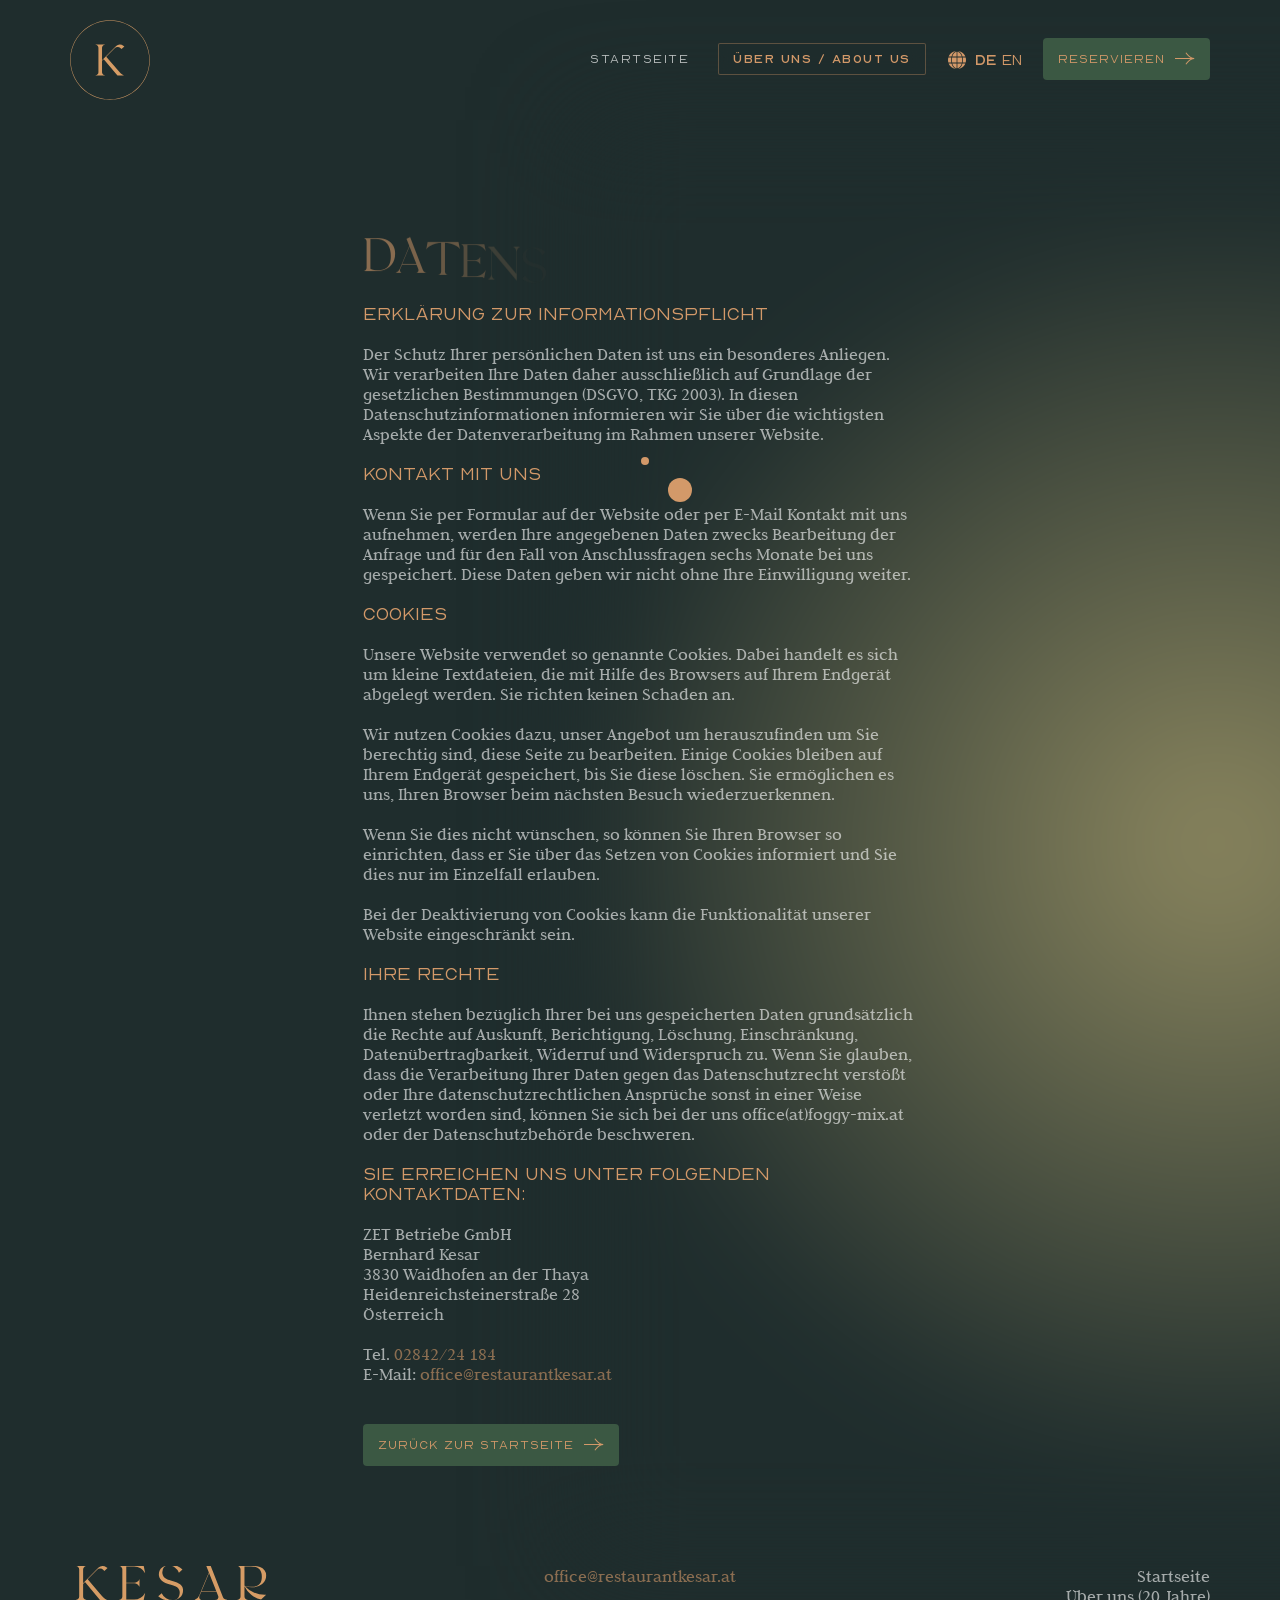
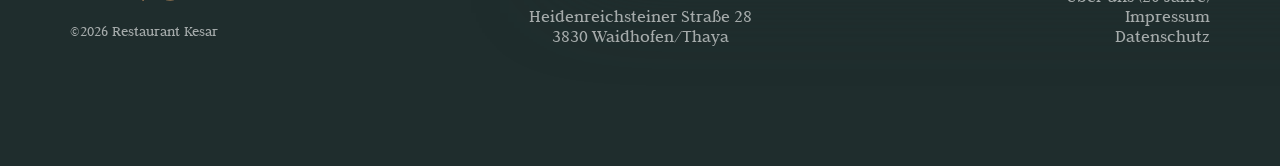
<file: datenschutz.html>
<!DOCTYPE html>
<html lang="de">
	<head>
<meta http-equiv="content-type" content="text/html; charset=UTF-8">
<meta name="viewport" content="width=device-width, initial-scale=1, maximum-scale=1" />
<meta property="og:site_name" content="Restaurant Kesar">
<meta property="og:title" content="Datenschutz">
<title>Datenschutz | Restaurant Kesar</title>
<link rel="shortcut icon" href="favicon.ico" type="image/x-icon">
<link rel="icon" href="favicon.ico" type="image/x-icon">
<link rel="apple-touch-icon" href="assets/img/iPhone-Icon.png">
<link href="assets/css/concrete.css" rel="stylesheet" type="text/css" media="all">
<link rel="stylesheet" type="text/css" href="assets/css/bootstrap.min.css" media="screen" />
<link href="assets/css/main.css" rel="stylesheet" type="text/css">
<link href="assets/css/responsive.css" rel="stylesheet" type="text/css">
<link href="assets/css/about.css" rel="stylesheet" type="text/css">
<script type="text/javascript" src="assets/js/jquery.min.js"></script>
</head>
<body>
	<div id="wrapper" class="ccm-page ccm-page-id-238 page-type-page page-template-full">
		
<div id="navigation" class="static">
	<div class="container">
		<div class="logo">
						<a href="index.html">
				<img src="assets/img/logo/kesar-logo-signet.svg" alt="Restaurant Kesar" width="80" height="80" class="img-responsive" />
			</a>
		</div>
		<div class="nav">
			<a href="index.html" class="nav-home-link" title="Startseite">Startseite</a>
			<a href="about.html" class="nav-about-link" title="Über uns &bull; 20 Jahre Kesar">Über uns / About Us</a>

<div class="ccm-block-switch-language">

    <form method="post">
        <div class="lang-icon">
           <span class="icon icon-globe"></span>
        </div>
        <div class="lang-choice">
                                <a href="https://www.restaurantkesar.at/ccm/frontend/multilingual/switch_language/238/1" title="Deutsch" class=" ccm-block-switch-language-active-flag">DE</a>
                                        <a href="https://www.restaurantkesar.at/ccm/frontend/multilingual/switch_language/238/246" title="English" class="last ">EN</a>
                            </div>
    </form>

</div>

						<a href="reservation.html" title="Reservieren" class="btn">
				<span class="name">Reservieren</span>
				<span class="icon icon-arrow-right"></span>
			</a>
		</div>
		<div class="clear"></div>
	</div>
</div>
<div id="content">

	<section class="gradient-circle-right-center">
		<div class="inner">
			<div class="spacer"></div>
			<div class="container">
				<div class="row">
					<div class="col-md-8 col-md-offset-2 col-lg-6 col-lg-offset-3">
						

    <h1>Datenschutz</h1><p>&nbsp;</p><h2>Erkl&auml;rung zur Informationspflicht</h2><p>&nbsp;</p><p>Der Schutz Ihrer pers&ouml;nlichen Daten ist uns ein besonderes Anliegen. Wir verarbeiten Ihre Daten daher ausschlie&szlig;lich auf Grundlage der gesetzlichen Bestimmungen (DSGVO, TKG 2003). In diesen Datenschutzinformationen informieren wir Sie &uuml;ber die wichtigsten Aspekte der Datenverarbeitung im Rahmen unserer Website.</p><p>&nbsp;</p><h2>Kontakt mit uns</h2><p>&nbsp;</p><p>Wenn Sie per Formular auf der Website oder per E-Mail Kontakt mit uns aufnehmen, werden Ihre angegebenen Daten zwecks Bearbeitung der Anfrage und f&uuml;r den Fall von Anschlussfragen sechs Monate bei uns gespeichert. Diese Daten geben wir nicht ohne Ihre Einwilligung weiter.</p><p>&nbsp;</p><h2>Cookies</h2><p>&nbsp;</p><p>Unsere Website verwendet so genannte Cookies. Dabei handelt es sich um kleine Textdateien, die mit Hilfe des Browsers auf Ihrem Endger&auml;t abgelegt werden. Sie richten keinen Schaden an.</p><p>&nbsp;</p><p>Wir nutzen Cookies dazu, unser Angebot um herauszufinden um Sie berechtig sind, diese Seite zu bearbeiten. Einige Cookies bleiben auf Ihrem Endger&auml;t gespeichert, bis Sie diese l&ouml;schen. Sie erm&ouml;glichen es uns, Ihren Browser beim n&auml;chsten Besuch wiederzuerkennen.</p><p>&nbsp;</p><p>Wenn Sie dies nicht w&uuml;nschen, so k&ouml;nnen Sie Ihren Browser so einrichten, dass er Sie &uuml;ber das Setzen von Cookies informiert und Sie dies nur im Einzelfall erlauben.</p><p>&nbsp;</p><p>Bei der Deaktivierung von Cookies kann die Funktionalit&auml;t unserer Website eingeschr&auml;nkt sein.</p><p>&nbsp;</p><h2>Ihre Rechte</h2><p>&nbsp;</p><p>Ihnen stehen bez&uuml;glich Ihrer bei uns gespeicherten Daten grunds&auml;tzlich die Rechte auf Auskunft, Berichtigung, L&ouml;schung, Einschr&auml;nkung, Daten&uuml;bertragbarkeit, Widerruf und Widerspruch zu. Wenn Sie glauben, dass die Verarbeitung Ihrer Daten gegen das Datenschutzrecht verst&ouml;&szlig;t oder Ihre datenschutzrechtlichen Anspr&uuml;che sonst in einer Weise verletzt worden sind, k&ouml;nnen Sie sich bei der uns <span class="obfuscated-link-text">&#111;&#102;&#102;&#105;&#99;&#101;&#40;&#97;&#116;&#41;&#102;&#111;&#103;&#103;&#121;&#45;&#109;&#105;&#120;&#46;&#97;&#116;</span> oder der Datenschutzbeh&ouml;rde beschweren.</p><p>&nbsp;</p><h2>Sie erreichen uns unter folgenden Kontaktdaten:</h2><p>&nbsp;</p><p>ZET Betriebe GmbH</p><p>Bernhard Kesar</p><p>3830 Waidhofen an der Thaya</p><p>Heidenreichsteinerstra&szlig;e 28</p><p>&Ouml;sterreich</p><p>&nbsp;</p><p>Tel. <span style="color:#d39969;">02842/24 184</span></p><p>E-Mail:&nbsp;<a href="mailto:office@restaurantkesar.at?subject=Anfrage" style="color:#d39969;">office@restaurantkesar.at</a></p>
						<br />
						<br />
												<a href="index.html" class="btn">
							<span class="name">Zurück zur Startseite</span>
							<span class="icon icon-arrow-right"></span>
						</a>
					</div>
					<div class="clear"></div>
				</div>
			</div>
			<div class="spacer"></div>
		</div>
	</section>

</div>

		<div id="footer">
			<div class="container">
				<div class="row">
					<div class="col-sm-4 distance-sm">
						<div class="footer-logo">
							<img src="assets/img/logo/kesar-logo.svg" alt="Restaurant Kesar" width="203" height="27" class="img-responsive" />
						</div>
						<br />
						<p class="small">&copy;2026 Restaurant Kesar</p>
					</div>
					<div class="col-sm-4 distance-sm">
						<div class="footer-info">
							

    <p><a href="mailto:office@restaurantkesar.at?subject=Anfrage" style="color:#d39969;">office@restaurantkesar.at</a></p><p>&nbsp;</p><p>Heidenreichsteiner Stra&szlig;e 28</p><p>3830 Waidhofen/Thaya</p><p>&nbsp;</p>
						</div>
					</div>
					<div class="col-sm-4 distance-sm">
						<div class="footer-links">
							

    <p><a href="index.html">Startseite</a></p><p><a href="about.html">Über uns (20 Jahre)</a></p><p><a href="impressum.html">Impressum</a></p><p><a href="datenschutz.html">Datenschutz</a></p>
						</div>
					</div>
					<div class="clear"></div>
				</div>
			</div>
		</div>
		<div class="spacer"></div>
	</div>
	<div id="cursor">
		<div class="cursor-circle circle-big">

			<svg height="30" width="30" class="default-cursor">
				<circle cx="15" cy="15" r="12" stroke-width="0"></circle>
			</svg>

			<svg width="60" height="60" viewBox="0 0 60 60" fill="none" xmlns="http://www.w3.org/2000/svg" class="arrow-cursor">
				<circle cx="30" cy="30" r="30" fill="#D29969"/>
				<path d="M33.5203 22.2998C33.5203 22.2998 38.9936 30.9998 46 30.9998C38.9936 30.9998 33.5203 39.6998 33.5203 39.6998" stroke="#1F2D2D" stroke-miterlimit="10"/>
				<path d="M43.9081 31.0112H17" stroke="#1F2D2D" stroke-miterlimit="10"/>
			</svg>

		</div>
		<div class="cursor-circle circle-small">
			<svg height="10" width="10">
			<circle cx="5" cy="5" r="4" stroke-width="0"></circle>
			</svg>
		</div>
	</div>
	
<script src="assets/js/gsap.min.js"></script>
<script src="assets/js/ScrollTrigger.min.js"></script>
<script src="assets/js/SplitText.min.js"></script>
<script src="assets/js/main.js"></script>

</body>
</html>
</file>
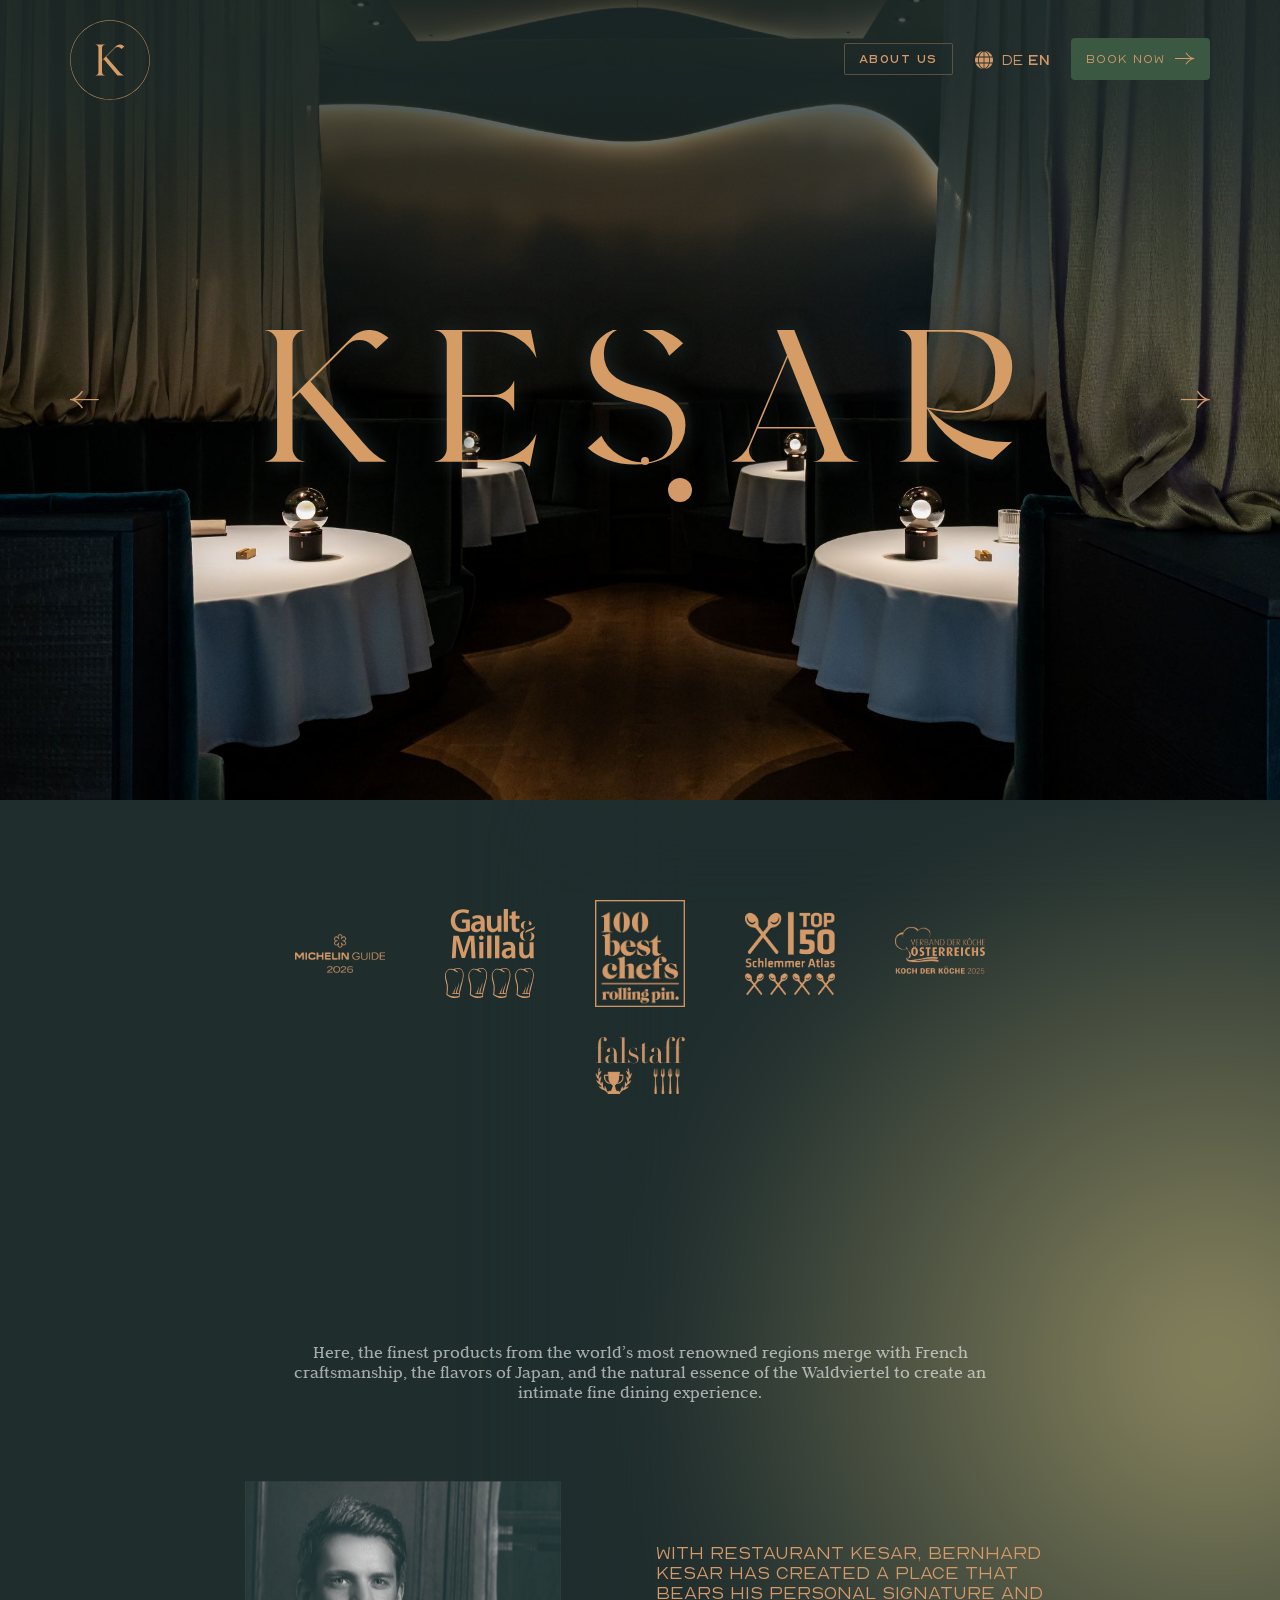
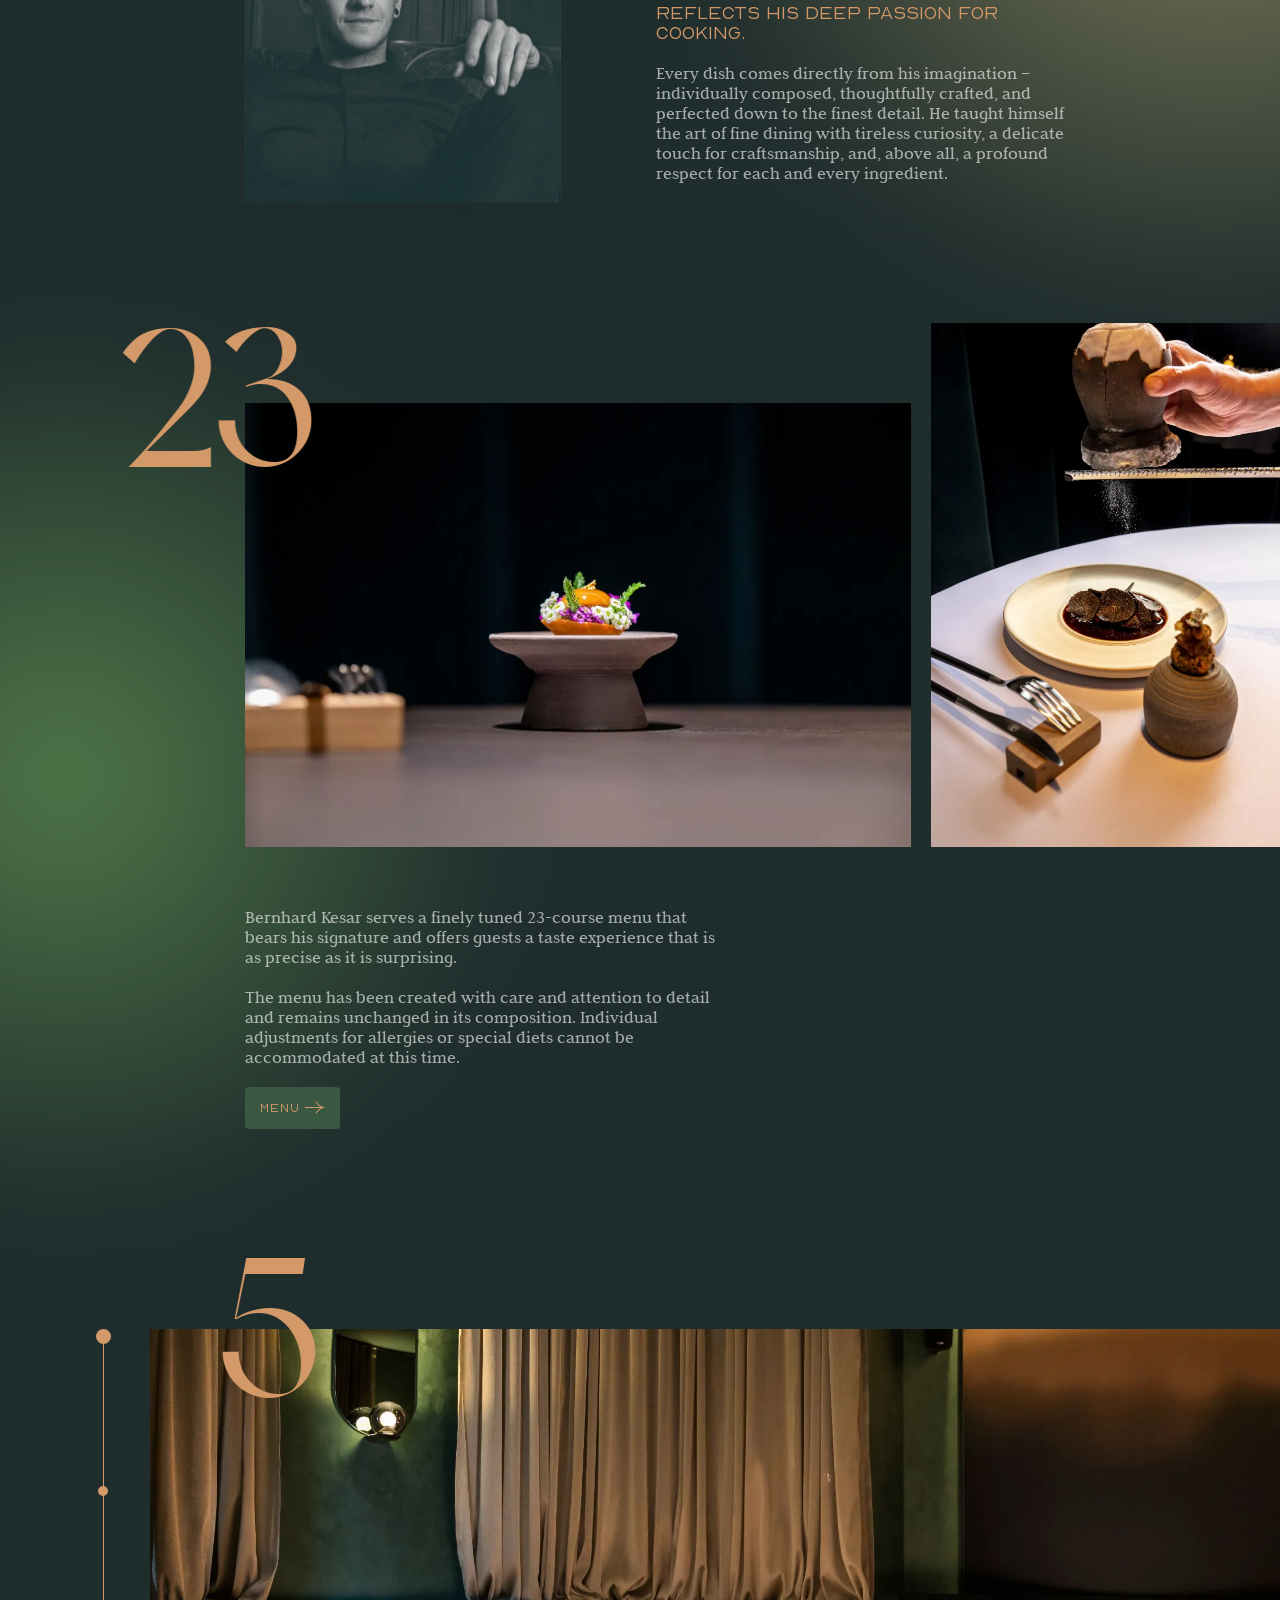
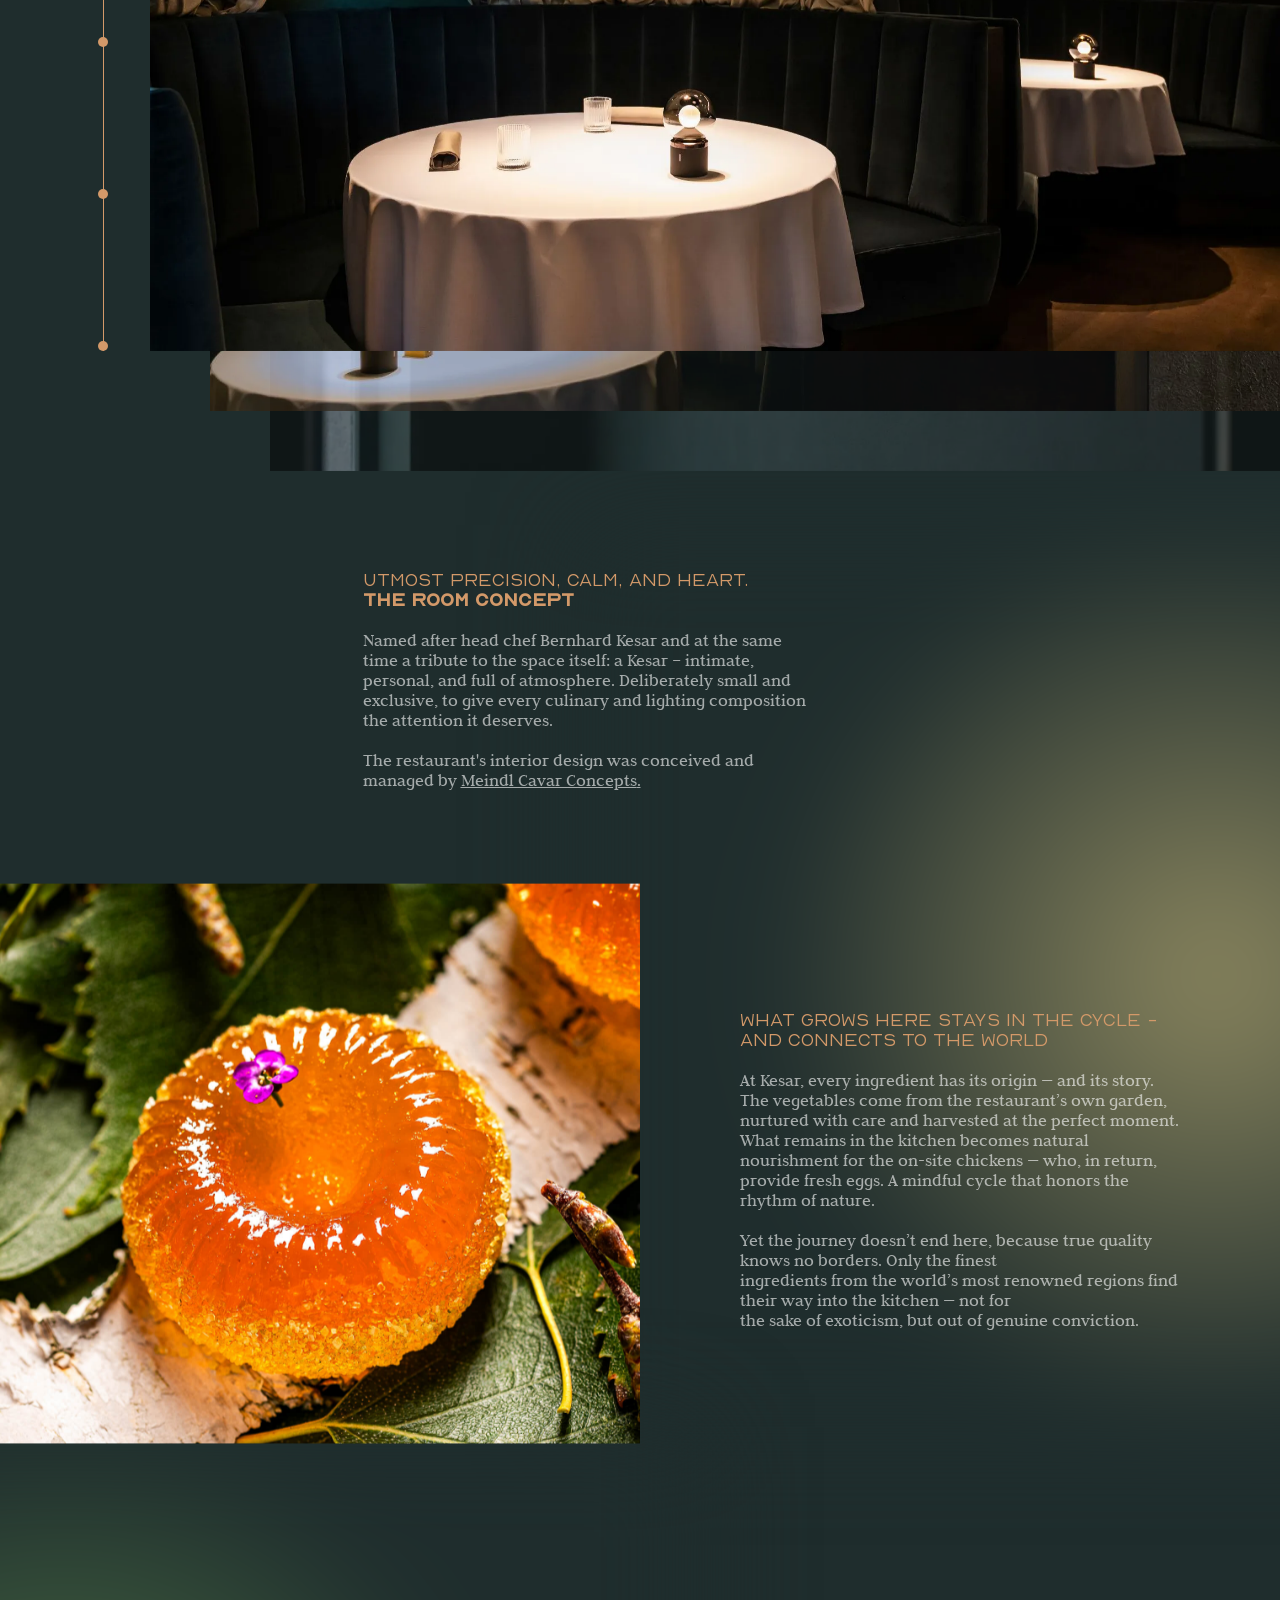
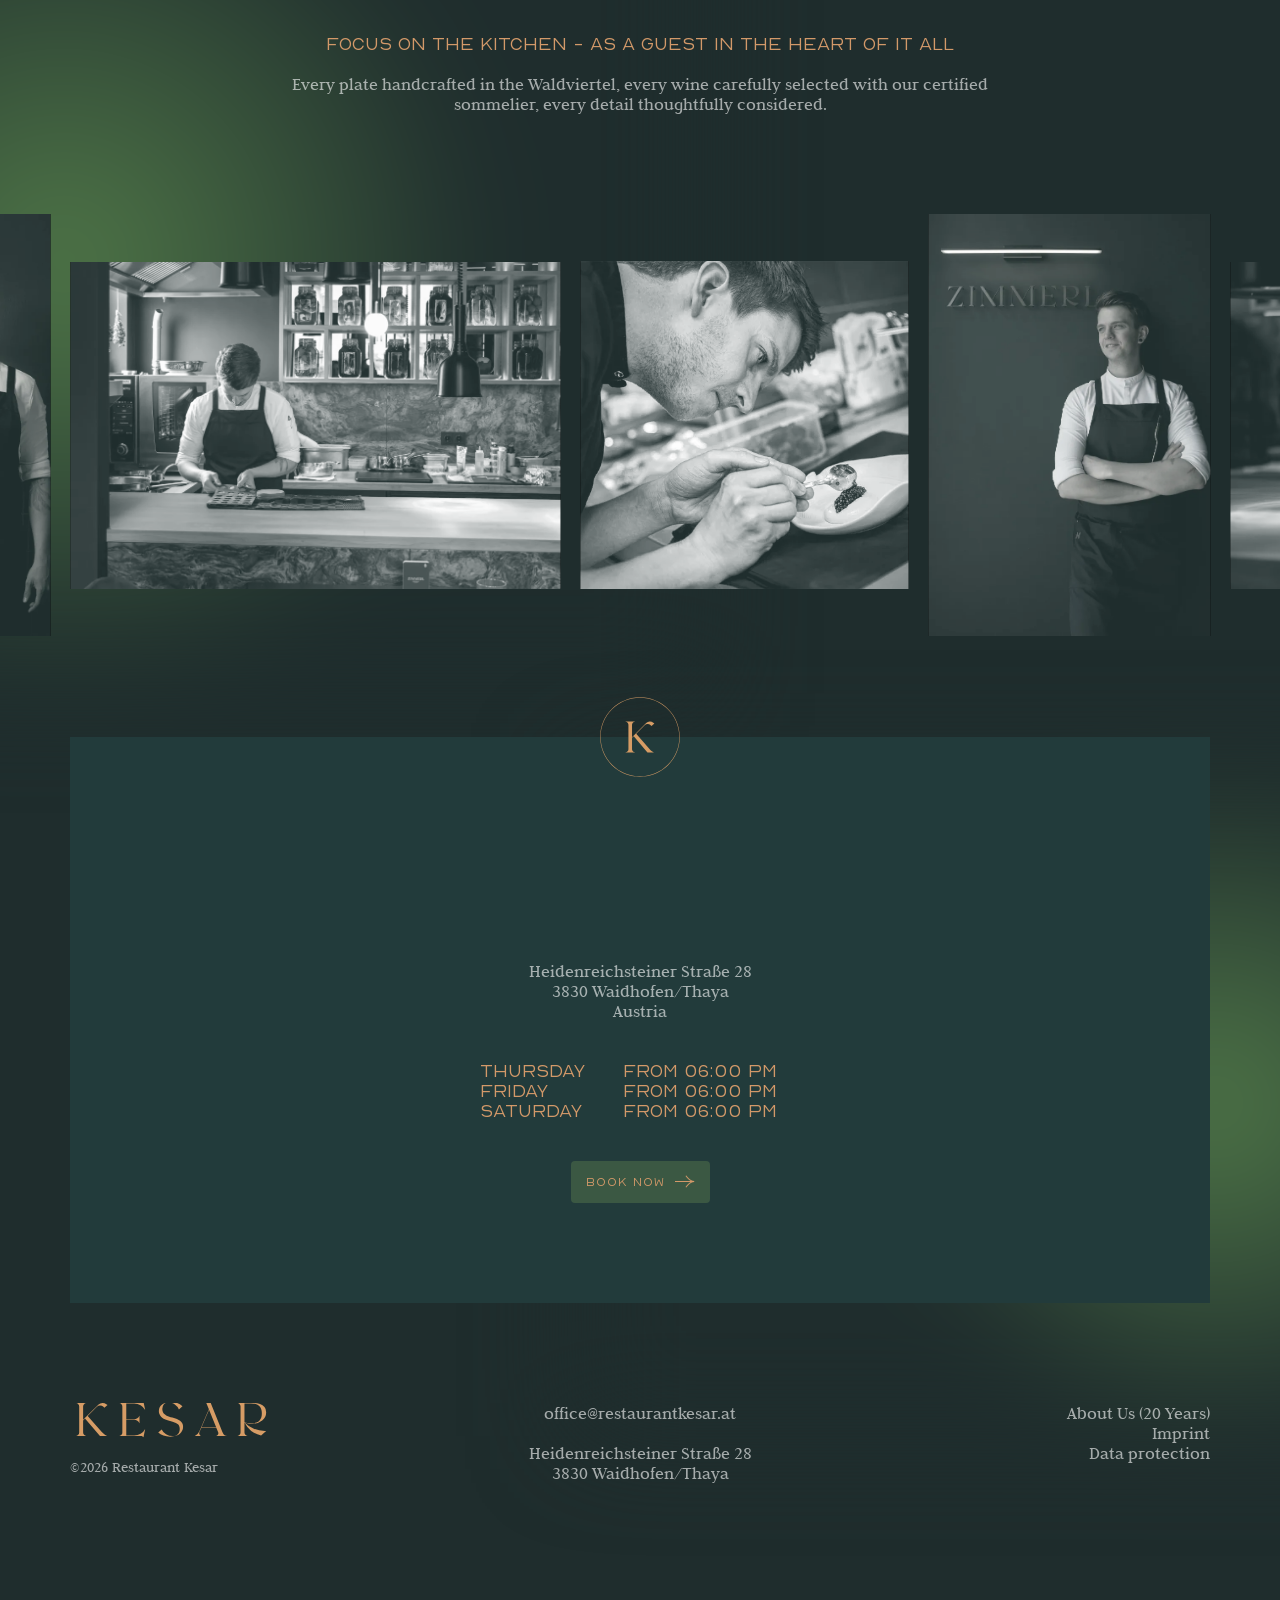
<file: en.html>
<!DOCTYPE html>
<html lang="en">
	<head>
<meta http-equiv="content-type" content="text/html; charset=UTF-8">
<meta name="viewport" content="width=device-width, initial-scale=1, maximum-scale=1" />
<meta property="og:site_name" content="Restaurant Kesar">
<meta property="og:locale" content="en_US">
<meta property="og:type" content="website">
<meta property="og:title" content="Restaurant Kesar">
<title>Restaurant Kesar | Restaurant Kesar</title>
<link rel="shortcut icon" href="favicon.ico" type="image/x-icon">
<link rel="icon" href="favicon.ico" type="image/x-icon">
<link rel="apple-touch-icon" href="assets/img/iPhone-Icon.png">
<link rel="canonical" href="en.html">
<link href="assets/css/concrete.css" rel="stylesheet" type="text/css" media="all">
<link href="assets/css/vegas.css" rel="stylesheet" type="text/css" media="all">
<link rel="stylesheet" type="text/css" href="assets/css/bootstrap.min.css" media="screen" />
<link rel="stylesheet" type="text/css" href="assets/css/tiny-slider.css" media="screen" />
<link href="assets/css/main.css" rel="stylesheet" type="text/css">
<link href="assets/css/responsive.css" rel="stylesheet" type="text/css">
<link href="assets/css/about.css" rel="stylesheet" type="text/css">
<script type="text/javascript" src="assets/js/jquery.min.js"></script>
<script type="text/javascript" src="assets/js/vegas.js"></script>
</head>
<body>
	<div id="wrapper" class="ccm-page ccm-page-id-246 page-template-home">
		
<div id="teaser">
    <div id="navigation">
        <div class="container">
            <div class="logo">
                                <a href="en.html">
                    <img src="assets/img/logo/kesar-logo-signet.svg" alt="Restaurant Kesar" width="80" height="80" class="img-responsive" />
                </a>
            </div>
            <div class="nav">
                
                <a href="about-en.html" class="nav-about-link" title="About Us &bull; 20 Years Kesar">About Us</a>

    
<div class="ccm-block-switch-language">

    <form method="post">
        <div class="lang-icon">
           <span class="icon icon-globe"></span>
        </div>
        <div class="lang-choice">
                                <a href="index.html" title="Deutsch" class=" ">DE</a>
                                        <a href="en.html" title="English" class="last ccm-block-switch-language-active-flag">EN</a>
                            </div>
    </form>

</div>

                                <a href="reservation.html?lang=en" title="Book now" class="btn">
                    <span class="name">Book now</span>
                    <span class="icon icon-arrow-right"></span>
                </a>
            </div>
            <div class="clear"></div>
        </div>
    </div>
    

    
<div class="background_slideshow"></div>
<div class="background_arrows">
   <div class="container">
                        <div class="vegasSliderArrows">
                        <span class="icon icon-arrow-right"></span>
                        <span class="icon icon-arrow-left"></span>
                    </div>
                   </div>
</div>
<div class="overlay-logo">
    <div class="container">
        <img src="assets/img/logo/kesar-logo.svg" alt="Restaurant Kesar" width="1506" height="200" class="img-responsive" />
    </div>
</div>


<script>
    $(function(){
        $backgroundSlider = $('.background_slideshow');
        $backgroundSlider.vegas({
            transition: 'fade',
            timer: false,
            loop: true,
            mute: true,
            preload: false,
            preloadImage: true,
            preloadVideo: false,
            animation: 'kenburnsDown',
            animationDuration: 1000,
            delay: 5000,
            transitionDuration: 1000,
            slides: [{ src:"assets/img/photos/slide1.jpg" },{ src:"assets/img/photos/slide2.jpg" },]        });
        $('.vegasSliderArrows .icon-arrow-right').on('click', function () {
            $backgroundSlider.vegas('next');
        });
        $('.vegasSliderArrows .icon-arrow-left').on('click', function () {
            $backgroundSlider.vegas('previous');
        });
       
    });

</script>


</div>
<div id="content">

	<section class="gradient-circle-right-center">
		<div class="inner">
			<div class="spacer"></div>
			<div class="container">
				<div class="row">
					<div class="col-md-10 col-md-offset-1 col-lg-8 col-lg-offset-2">
						<div class="awards">
							<div class="award">
								<a href="https://guide.michelin.com/at/de/niederosterreich/waidhofen-an-der-thaya_1052291/restaurant/kesar" target="_blank">
									<img src="assets/img/awards/guide-michelin.png" alt="Guide Michelin" width="1011" height="819" class="img-responsive" />
								</a>
							</div>
							<div class="award">
								<a href="https://www.gaultmillau.at/restaurant/kesar" target="_blank">
									<img src="assets/img/awards/gault-millau.svg" alt="Gault Millau" width="125" height="123" class="img-responsive" />
								</a>
							</div>
							<div class="award">
								<img src="assets/img/awards/best-chefs-rolling-pin.png" alt="Rolling Pin 100 Best Chefs 2024" width="800" height="949" class="img-responsive" />
							</div>
							<div class="award">
								<a href="https://www.schlemmer-atlas.de/restaurants/oesterreich/waidhofen-an-der-thaya-land/restaurant-kesar/" target="_blank">
									<img src="assets/img/awards/top-50-schlemmer-atlas.png" alt="Schlemmer Atlas TOP 50" width="1011" height="949" class="img-responsive" />
								</a>
							</div>
							<div class="award">
								<a href="https://vko.at/news/bernhard-kesar-zum-koch-der-koeche-2025-geehrt/" target="_blank">
									<img src="assets/img/awards/koch-der-koeche.png" alt="Koch der Köche 2025" width="1011" height="654" class="img-responsive" />
								</a>
							</div>
							<div class="award">
								<a href="https://www.falstaff.com/at/restaurants/kesar-chefs-room-dining-waidhofen-an-der-thaya" target="_blank">
									<img src="assets/img/awards/falstaff.png" alt="Falstaff" width="1011" height="645" class="img-responsive" />
								</a>
							</div>
						</div>
						
						

    <h1 style="text-align: center;">A home for exceptional culinary moments</h1><p style="text-align: center;">Here, the finest products from the world&rsquo;s most renowned regions merge with French craftsmanship, the flavors of Japan, and the natural essence of the Waldviertel to create an intimate fine dining experience.</p>
					</div>
					<div class="clear"></div>
					<div class="spacer"></div>
					<div class="col-md-11 col-md-offset-1 col-lg-9 col-lg-offset-2">
						<div class="row table break-sm">
							<div class="col-sm-5 col-md-5 distance-sm table-cell animate-image">
								<div class="margin-image">
									

    <img src="assets/img/photos/chef-action.jpg" alt="Bernhard Kesar" width="1000" height="1016" class="ccm-image-block img-fluid bID-104">

								</div>
							</div>
							<div class="col-sm-0 col-md-1 table-cell"></div>
							<div class="col-sm-7 col-md-7 table-cell">
								

    <h2>With Restaurant Kesar, Bernhard Kesar has created a place that bears his personal signature and reflects his deep passion for cooking.</h2><p>&nbsp;</p><p>Every dish comes directly from his imagination &ndash; individually composed, thoughtfully crafted, and perfected down to the finest detail. He taught himself the art of fine dining with tireless curiosity, a delicate touch for craftsmanship, and, above all, a profound respect for each and every ingredient.</p>
							</div>
							<div class="clear"></div>
						</div>
					</div>
					<div class="clear"></div>
				</div>
			</div>
			<div class="spacer"></div>
		</div>
	</section>

	<section class="gradient-circle-left-center">
		<div class="inner">
			<div class="container-offset-left nopadding">
				<div class="image-area">
					<div class="highlight">
						<span class="highlight-big">23</span>
						<span class="highlight-small">courses</span>
					</div>
					

       <div class="before-gallery-style-1 hover-target">
        <div class="icon icon-arrow-right visible-xs"></div>
        <div class="gallery style-1">
                            <div class="item landscape">
                    <div class="inner">
                                                    <img src="assets/img/photos/g1-1.webp" alt="250712 - CKP - Kesar - Fotoshoot 07-2025 - 1519.jpg" class="img-responsive" width="1000" height="667" />
                                            </div>
                </div>
                            <div class="item portrait">
                    <div class="inner">
                                                    <img src="assets/img/photos/g1-2.webp" alt="250712 - CKP - Kesar - Fotoshoot 07-2025 - 2072.jpg" class="img-responsive" width="667" height="1000" />
                                            </div>
                </div>
                            <div class="item landscape">
                    <div class="inner">
                                                    <img src="assets/img/photos/g1-3.webp" alt="251012 - CKP - Kesar - Fotoshoot 10-2025 - 0032.jpg" class="img-responsive" width="1000" height="667" />
                                            </div>
                </div>
                            <div class="item portrait">
                    <div class="inner">
                                                    <img src="assets/img/photos/g1-4.webp" alt="251012 - CKP - Kesar - Fotoshoot 10-2025 - 0029.jpg" class="img-responsive" width="667" height="1000" />
                                            </div>
                </div>
                            <div class="item landscape">
                    <div class="inner">
                                                    <img src="assets/img/photos/g1-5.webp" alt="251012 - CKP - Kesar - Fotoshoot 10-2025 - 0056.jpg" class="img-responsive" width="1000" height="667" />
                                            </div>
                </div>
                            <div class="item portrait">
                    <div class="inner">
                                                    <img src="assets/img/photos/g1-6.webp" alt="251012 - CKP - Kesar - Fotoshoot 10-2025 - 0074.jpg" class="img-responsive" width="667" height="1000" />
                                            </div>
                </div>
                    </div>
   </div>

<script>
    //https://github.com/ganlanyuan/tiny-slider
    $(function() {
       $sliderContainerStyle1 = $('.gallery.style-1');
       var sliderStyle1 = tns({
            container: '.gallery.style-1',
            fixedWidth: false,
            autoWidth: true,
            "mouseDrag": false,
            nav:false,
            controls:false,
            loop:true,
            touch:false,
            preventActionWhenRunning: false,
            rewind: false
        });

        $sliderContainerStyle1.on('click', function(){
            sliderStyle1.goTo('next');
        });

        $('.before-gallery-style-1 .icon').on('click', function(){
            sliderStyle1.goTo('next');
        });

    });
</script>
				</div>
			</div>
			<div class="container">
				<div class="spacer half"></div>
				<div class="col-sm-11 col-md-9 col-lg-7">
					<div class="speisen-infos">
						

    <p>Bernhard Kesar serves a finely tuned 23-course menu that bears his signature and offers guests a taste experience that is as precise as it is surprising.</p><p>&nbsp;</p><p>The menu has been created with care and attention to detail and remains unchanged in its composition. Individual adjustments for allergies or special diets cannot be accommodated at this time.</p><p>&nbsp;</p>


    <a href="assets/docs/menu-en.pdf" target="_blank" class="btn" title="Menu"><span class="name">Menu</span><span class="icon icon-arrow-right"></span></a>
					</div>
				</div>
				<div class="clear"></div>
			</div>
			<div class="spacer"></div>
		</div>
	</section>
	<div class="spacer"></div>
	<section class="make-margin-767">
		<div class="inner">
			<div class="container-offset-left">
				<div class="highlight diff">
					<span class="highlight-big">5</span>
					<span class="highlight-small">tables</span>
				</div>
				

    <div class="gallery-wrapper hover-target">
    <span class="icon icon-arrow-right visible-xs"></span>
    <img src="assets/img/placeholder.png" width="2000" height="1100" class="img-responsive hidden-placeholder" alt="Platzhalter" />
        <div class="gallery style-2">
                    <div class="item item-1 animate-image">
                                    <img src="assets/img/photos/g2-1.webp" alt="250712 - CKP - Kesar - Fotoshoot 07-2025 - 0154.jpg" class="img-responsive" width="2000" height="1100"/>
                            </div>
                    <div class="item item-2 animate-image">
                                    <img src="assets/img/photos/g2-2.webp" alt="250712 - CKP - Kesar - Fotoshoot 07-2025 - 2005_o.jpg" class="img-responsive" width="2000" height="1100"/>
                            </div>
                    <div class="item item-3 animate-image">
                                    <img src="assets/img/photos/g2-3.webp" alt="250712 - CKP - Kesar - Fotoshoot 07-2025 - 0049.jpg" class="img-responsive" width="2000" height="1100"/>
                            </div>
                    <div class="item item-4 animate-image">
                                    <img src="assets/img/photos/g2-4.webp" alt="250712 - CKP - Kesar - Fotoshoot 07-2025 - 0175.jpg" class="img-responsive" width="2000" height="1100"/>
                            </div>
                    <div class="item item-5 animate-image">
                                    <img src="assets/img/photos/g2-5.webp" alt="250712 - CKP - Kesar - Fotoshoot 07-2025 - 0059.jpg" class="img-responsive" width="2000" height="1100"/>
                            </div>
            </div>
    <div class="line">
                        <span class="dot active"></span>
                                <span class="dot "></span>
                                <span class="dot "></span>
                                <span class="dot "></span>
                                <span class="dot "></span>
                    </div>
</div>


<script>
 $(document).ready(function() {
    var $gallery = $('.gallery.style-2');
    var $clicker = $gallery;

   $clicker.on('click', function() {
        var $items = $gallery.find('.item');
        var itemCount = $items.length;
        
        $items.each(function() {
            var $this = $(this);
            var classes = $this.attr('class').split(' ');
            var itemClass = classes.find(c => c.startsWith('item-'));
            if (!itemClass) return;

            var num = parseInt(itemClass.split('-')[1], 10);
            var newNum = num - 1;
            if (newNum < 1) newNum = itemCount;

            $this.removeClass(itemClass);
            $this.addClass('item-' + newNum);
        });
        // === Punktrotation ===
        var $dots = $('.line .dot');
        var $active = $dots.filter('.active');
        var currentIndex = $dots.index($active);
        var nextIndex = (currentIndex + 1) % itemCount;

        $dots.removeClass('active');
        $dots.eq(nextIndex).addClass('active');

    });

    $('.gallery-wrapper .icon').on('click', function(){
        $clicker.trigger('click');
    });

});

</script>
			</div>
			<div class="spacer"></div>
		</div>
	</section>
	<section class="gradient-circle-right-top">
		<div class="inner">
			<div class="container">
				<div class="row">
					<div class="col-sm-9 col-sm-offset-2 col-md-7 col-md-offset-3 col-lg-5 col-lg-offset-3">
						

    <h2>Utmost precision, calm, and heart.<br /><strong>THE ROOM CONCEPT</strong></h2><p>&nbsp;</p><p>Named after head chef Bernhard Kesar and at the same time a tribute to the space itself: a Kesar &ndash; intimate, personal, and full of atmosphere. Deliberately small and exclusive, to give every culinary and lighting composition the attention it deserves.</p><p>&nbsp;</p><p>The restaurant&#39;s interior design was conceived and managed by <u><a href="https://www.meindlcavar.com/"><span style="color:#ffffff;">Meindl Cavar Concepts</span></a><span style="color:#ffffff;">.</span></u></p><p>&nbsp;</p>
					</div>
					<div class="clear"></div>
				</div>
			</div>
			<div class="spacer"></div>
			<div class="table break-md">
				<div class="table-cell vertical-align-middle width-50 background-image">
					
				</div>
				<div class="table-cell vertical-align-middle width-50">
					<div class="text-area">
						

    <h2>What grows here stays in the cycle - and connects to the world</h2><p>&nbsp;</p><p>At Kesar, every ingredient has its origin &mdash; and its story. The vegetables come from the restaurant&rsquo;s own garden, nurtured with care and harvested at the perfect moment. What remains in the kitchen becomes natural nourishment for the on-site chickens &mdash; who, in return, provide fresh eggs. A mindful cycle that honors the rhythm of nature.</p><p>&nbsp;</p><p>Yet the journey doesn&rsquo;t end here, because true quality knows no borders. Only the finest<br />ingredients from the world&rsquo;s most renowned regions find their way into the kitchen &mdash; not for<br />the sake of exoticism, but out of genuine conviction.</p><p>&nbsp;</p><p>&nbsp;</p>
					</div>
				</div>
			</div>
		</div>
	</section>
	<section class="gradient-circle-left-top">
		<div class="inner">
			<div class="spacer"></div>
			<div class="container">
				<div class="row">
					<div class="col-lg-8 col-lg-offset-2">
						

    <h1 style="text-align: center;">Chef&acute;s room dining</h1><h2 style="text-align: center;">Focus on the kitchen - as a guest in the heart of it all</h2><p style="text-align: center;">&nbsp;</p><p style="text-align: center;">Every plate handcrafted in the Waldviertel, every wine carefully selected with our certified sommelier, every detail thoughtfully considered.</p>
					</div>
				</div>
				<div class="spacer"></div>
				<div class="nooverflow">
					

        <div class="hover-target addiconresponsive">
        <span class="icon icon-arrow-right visible-xs"></span>
        <div class="gallery style-3">
                            <div class="item landscape animate-image">
                    <div class="inner">
                                                    <img 
                             width="1000" 
                             height="667"
                             src="assets/img/photos/g3-1.webp"
                             alt="250712 - CKP - Kesar - Fotoshoot 07-2025 - 0799.jpg" 
                             class="img-responsive" />
                                            </div>
                </div>
                            <div class="item square animate-image">
                    <div class="inner">
                                                    <img 
                             width="500" 
                             height="500"
                             src="assets/img/photos/g3-2.webp"
                             alt="In-Action-1.jpg" 
                             class="img-responsive" />
                                            </div>
                </div>
                            <div class="item portrait animate-image">
                    <div class="inner">
                                                    <img 
                             width="667" 
                             height="1000"
                             src="assets/img/photos/g3-3.webp"
                             alt="2025-07-05_Kesar0453 Kopie.jpg" 
                             class="img-responsive" />
                                            </div>
                </div>
                            <div class="item landscape animate-image">
                    <div class="inner">
                                                    <img 
                             width="1000" 
                             height="667"
                             src="assets/img/photos/g3-4.webp"
                             alt="250712 - CKP - Kesar - Fotoshoot 07-2025 - 0567.jpg" 
                             class="img-responsive" />
                                            </div>
                </div>
                            <div class="item square animate-image">
                    <div class="inner">
                                                    <img 
                             width="500" 
                             height="500"
                             src="assets/img/photos/g3-5.webp"
                             alt="2.jpg" 
                             class="img-responsive" />
                                            </div>
                </div>
                            <div class="item portrait animate-image">
                    <div class="inner">
                                                    <img 
                             width="667" 
                             height="1000"
                             src="assets/img/photos/g3-6.webp"
                             alt="2025-07-05_Kesar0422 Kopie.jpg" 
                             class="img-responsive" />
                                            </div>
                </div>
                    </div>
    </div>

<script>
    //https://github.com/ganlanyuan/tiny-slider
    $(function() {
       $sliderContainerStyle3 = $('.gallery.style-3');
       var sliderStyle3 = tns({
            container: '.gallery.style-3',
            fixedWidth: false,
            autoWidth: true,
            "mouseDrag": false,
            nav:false,
            controls:false,
            loop:true,
            touch:false,
            preventActionWhenRunning: false,
            rewind: false
        });

        $sliderContainerStyle3.on('click', function(){
            sliderStyle3.goTo('next');
        });
        
        $('.addiconresponsive .icon').on('click', function(){
            sliderStyle3.goTo('next');
        });
        

    });
</script>


				</div>
			</div>
		</div>
		<div class="spacer"></div>
	</section>
	<div class="gradient-circle-right-bottom">
		<section class="section">
			<div class="inner">
				<div class="container">
					<div class="green-box">
						<div class="header-logo">
							<img src="assets/img/logo/kesar-logo-signet.svg" alt="Restaurant Kesar" width="80" height="80" class="img-responsive" />
						</div>
						

    <h1><span style="white-space:pre-wrap;">Welcome to Kesar</span></h1><p>&nbsp;</p><p>Heidenreichsteiner Stra&szlig;e 28</p><p>3830 Waidhofen/Thaya</p><p>Austria</p><p>&nbsp;</p><p>&nbsp;</p><table border="0" cellspacing="0" cellpadding="0" style="margin:auto;max-width:320px;width:100%;"><tbody><tr><td style="text-align: left; width: 142px;"><h2>Thursday</h2></td><td style="text-align: left; width: 176px;"><h2>From 06:00 PM</h2></td></tr><tr><td style="text-align: left; width: 142px;"><h2>Friday</h2></td><td style="text-align: left; width: 176px;"><h2>From 06:00 PM</h2></td></tr><tr><td style="text-align: left; width: 142px;"><h2>Saturday</h2></td><td style="text-align: left; width: 176px;"><h2>from&nbsp;06:00 PM</h2></td></tr></tbody></table><p>&nbsp;</p><p>&nbsp;</p>
						<a href="reservation.html?lang=en" title="Book now" class="btn">
							<span class="name">Book now</span>
							<span class="icon icon-arrow-right"></span>
						</a>
					</div>
				</div>
			</div>
			<div class="spacer"></div>
		</section>
	</div>
	
</div>



		<div id="footer">
			<div class="container">
				<div class="row">
					<div class="col-sm-4 distance-sm">
						<div class="footer-logo">
							<img src="assets/img/logo/kesar-logo.svg" alt="Restaurant Kesar" width="203" height="27" class="img-responsive" />
						</div>
						<br />
						<p class="small">&copy;2026 Restaurant Kesar</p>
					</div>
					<div class="col-sm-4 distance-sm">
						<div class="footer-info">
							

    <p><a href="mailto:office@restaurantkesar.at?subject=Inquiry" style="color:#ffffff;">office@restaurantkesar.at</a></p><p>&nbsp;</p><p>Heidenreichsteiner Stra&szlig;e 28</p><p>3830 Waidhofen/Thaya</p><p>&nbsp;</p>
						</div>
					</div>
					<div class="col-sm-4 distance-sm">
						<div class="footer-links">
							

    <p><a href="about-en.html">About Us (20 Years)</a></p><p><a href="impressum.html">Imprint</a></p><p><a href="datenschutz.html">Data protection</a></p>
						</div>
					</div>
					<div class="clear"></div>
				</div>
			</div>
		</div>
		<div class="spacer"></div>
	</div>
	<div id="cursor">
		<div class="cursor-circle circle-big">

			<svg height="30" width="30" class="default-cursor">
				<circle cx="15" cy="15" r="12" stroke-width="0"></circle>
			</svg>

			<svg width="60" height="60" viewBox="0 0 60 60" fill="none" xmlns="http://www.w3.org/2000/svg" class="arrow-cursor">
				<circle cx="30" cy="30" r="30" fill="#D29969"/>
				<path d="M33.5203 22.2998C33.5203 22.2998 38.9936 30.9998 46 30.9998C38.9936 30.9998 33.5203 39.6998 33.5203 39.6998" stroke="#1F2D2D" stroke-miterlimit="10"/>
				<path d="M43.9081 31.0112H17" stroke="#1F2D2D" stroke-miterlimit="10"/>
			</svg>

		</div>
		<div class="cursor-circle circle-small">
			<svg height="10" width="10">
			<circle cx="5" cy="5" r="4" stroke-width="0"></circle>
			</svg>
		</div>
	</div>
	
<script src="assets/js/tiny-slider.js"></script>
<script src="assets/js/gsap.min.js"></script>
<script src="assets/js/ScrollTrigger.min.js"></script>
<script src="assets/js/ScrollSmoother.min.js"></script>
<script src="assets/js/SplitText.min.js"></script>
<script src="assets/js/main.js"></script>

</body>
</html>
</file>
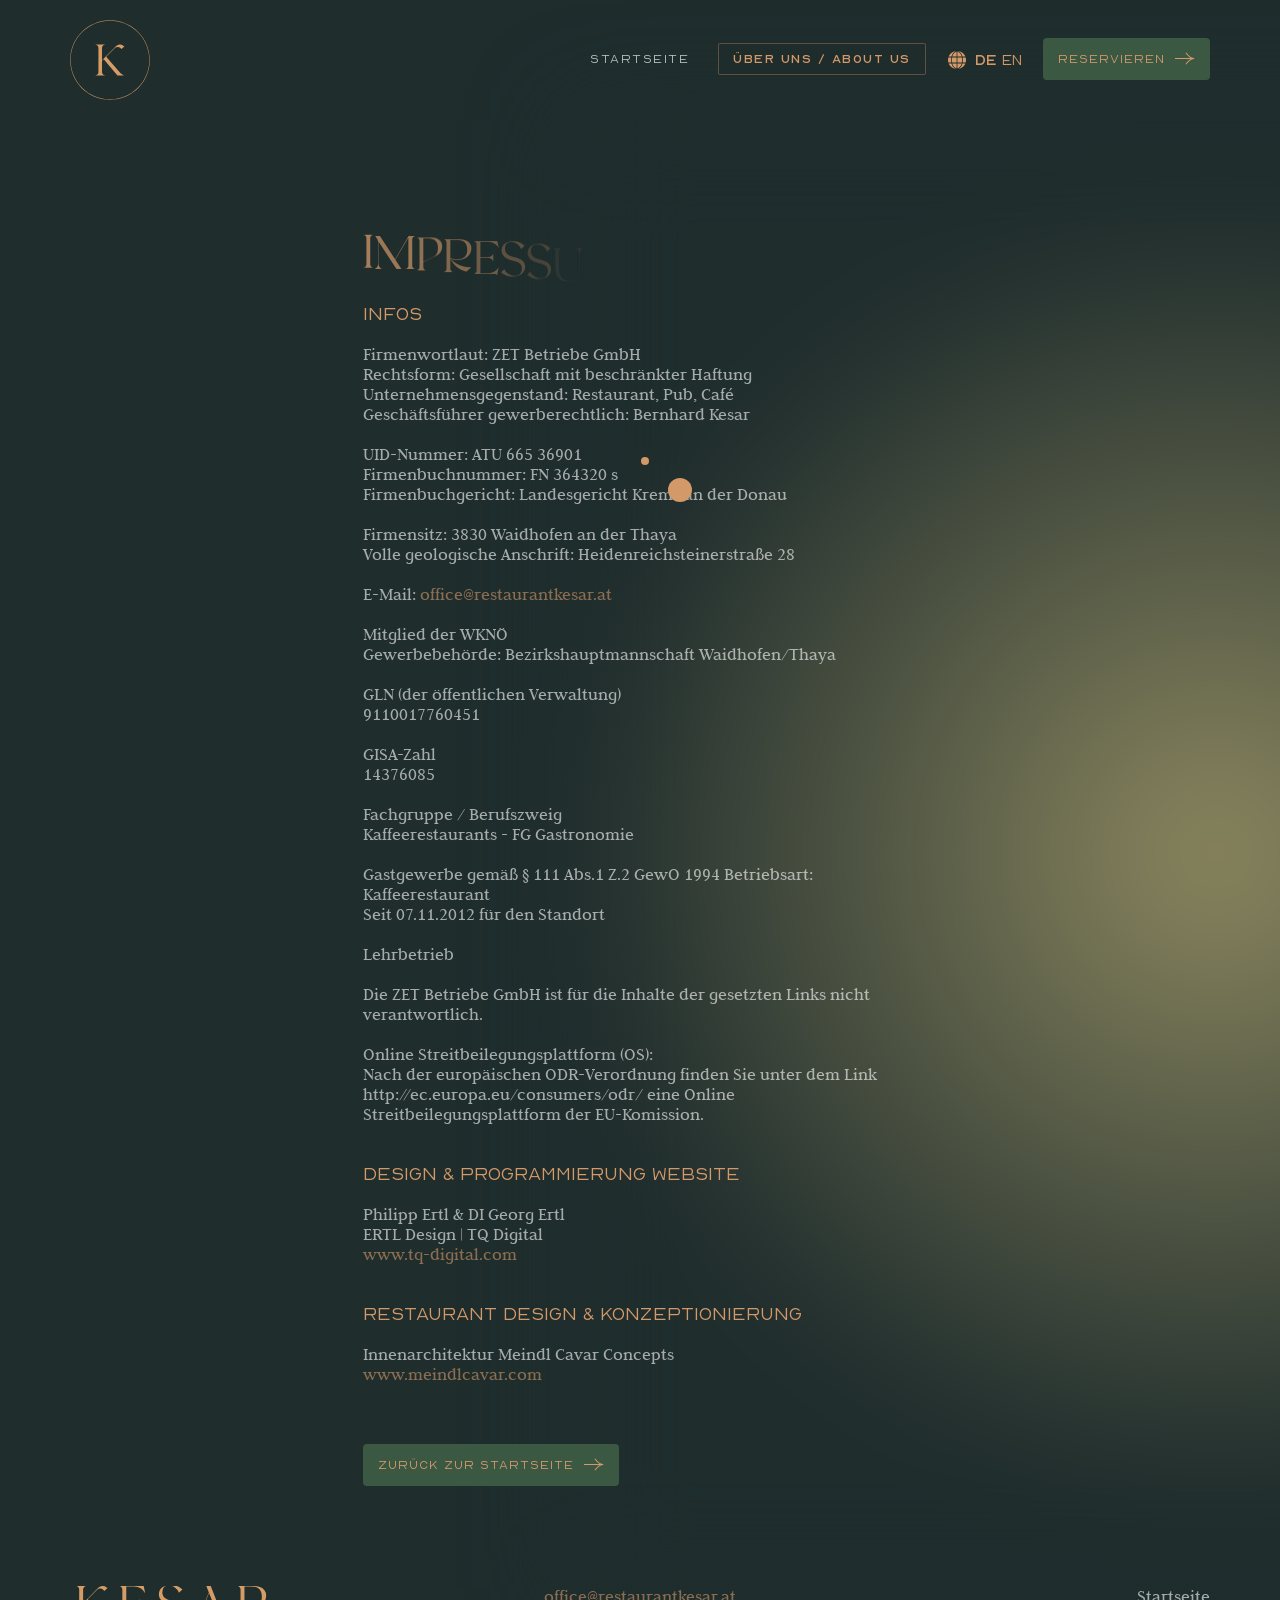
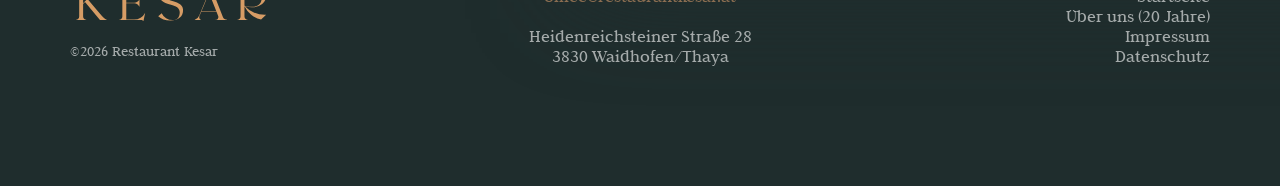
<file: impressum.html>
<!DOCTYPE html>
<html lang="de">
	<head>
<meta http-equiv="content-type" content="text/html; charset=UTF-8">
<meta name="viewport" content="width=device-width, initial-scale=1, maximum-scale=1" />
<meta property="og:site_name" content="Restaurant Kesar">
<meta property="og:title" content="Impressum">
<title>Impressum | Restaurant Kesar</title>
<link rel="shortcut icon" href="favicon.ico" type="image/x-icon">
<link rel="icon" href="favicon.ico" type="image/x-icon">
<link rel="apple-touch-icon" href="assets/img/iPhone-Icon.png">
<link href="assets/css/concrete.css" rel="stylesheet" type="text/css" media="all">
<link rel="stylesheet" type="text/css" href="assets/css/bootstrap.min.css" media="screen" />
<link href="assets/css/main.css" rel="stylesheet" type="text/css">
<link href="assets/css/responsive.css" rel="stylesheet" type="text/css">
<link href="assets/css/about.css" rel="stylesheet" type="text/css">
<script type="text/javascript" src="assets/js/jquery.min.js"></script>
</head>
<body>
	<div id="wrapper" class="ccm-page ccm-page-id-237 page-type-page page-template-full">
		
<div id="navigation" class="static">
	<div class="container">
		<div class="logo">
						<a href="index.html">
				<img src="assets/img/logo/kesar-logo-signet.svg" alt="Restaurant Kesar" width="80" height="80" class="img-responsive" />
			</a>
		</div>
		<div class="nav">
			<a href="index.html" class="nav-home-link" title="Startseite">Startseite</a>
			<a href="about.html" class="nav-about-link" title="Über uns &bull; 20 Jahre Kesar">Über uns / About Us</a>

<div class="ccm-block-switch-language">

    <form method="post">
        <div class="lang-icon">
           <span class="icon icon-globe"></span>
        </div>
        <div class="lang-choice">
                                <a href="https://www.restaurantkesar.at/ccm/frontend/multilingual/switch_language/237/1" title="Deutsch" class=" ccm-block-switch-language-active-flag">DE</a>
                                        <a href="https://www.restaurantkesar.at/ccm/frontend/multilingual/switch_language/237/246" title="English" class="last ">EN</a>
                            </div>
    </form>

</div>

						<a href="reservation.html" title="Reservieren" class="btn">
				<span class="name">Reservieren</span>
				<span class="icon icon-arrow-right"></span>
			</a>
		</div>
		<div class="clear"></div>
	</div>
</div>
<div id="content">

	<section class="gradient-circle-right-center">
		<div class="inner">
			<div class="spacer"></div>
			<div class="container">
				<div class="row">
					<div class="col-md-8 col-md-offset-2 col-lg-6 col-lg-offset-3">
						

    <h1>Impressum</h1><p>&nbsp;</p><h2>Infos</h2><p>&nbsp;</p><p>Firmenwortlaut: ZET Betriebe GmbH</p><p>Rechtsform: Gesellschaft mit beschr&auml;nkter Haftung</p><p>Unternehmensgegenstand: Restaurant, Pub, Caf&eacute;</p><p>Gesch&auml;ftsf&uuml;hrer gewerberechtlich: Bernhard Kesar</p><p>&nbsp;</p><p>UID-Nummer: ATU 665 36901</p><p>Firmenbuchnummer: FN 364320 s</p><p>Firmenbuchgericht: Landesgericht Krems an der Donau</p><p>&nbsp;</p><p>Firmensitz: 3830 Waidhofen an der Thaya</p><p>Volle geologische Anschrift: Heidenreichsteinerstra&szlig;e 28</p><p>&nbsp;</p><p>E-Mail:&nbsp;<a href="mailto:office@restaurantkesar.at?subject=Anfrage" style="color:#d39969;">office@restaurantkesar.at</a></p><p>&nbsp;</p><p>Mitglied der WKN&Ouml;</p><p>Gewerbebeh&ouml;rde: Bezirkshauptmannschaft Waidhofen/Thaya</p><p>&nbsp;</p><p>GLN (der &ouml;ffentlichen Verwaltung)</p><p>9110017760451</p><p>&nbsp;</p><p>GISA-Zahl</p><p>14376085</p><p>&nbsp;</p><p>Fachgruppe / Berufszweig</p><p>Kaffeerestaurants - FG Gastronomie</p><p>&nbsp;</p><p>Gastgewerbe gem&auml;&szlig; &sect; 111 Abs.1 Z.2 GewO 1994 Betriebsart: Kaffeerestaurant</p><p>Seit 07.11.2012 f&uuml;r den Standort</p><p>&nbsp;</p><p>Lehrbetrieb</p><p>&nbsp;</p><p>Die ZET Betriebe GmbH ist f&uuml;r die Inhalte der gesetzten Links nicht verantwortlich.</p><p>&nbsp;</p><p>Online Streitbeilegungsplattform (OS):<br />Nach der europ&auml;ischen ODR-Verordnung finden Sie unter dem Link http://ec.europa.eu/consumers/odr/ eine Online Streitbeilegungsplattform der EU-Komission.</p><p>&nbsp;</p><p>&nbsp;</p><h2>Design &amp; Programmierung WEBSITE</h2><p>&nbsp;</p><p>Philipp Ertl &amp; DI Georg Ertl<br />ERTL Design | TQ Digital<br /><a target="_blank" href="https://www.turquoise-digital.com/de"><span style="color:#d39969;">www.tq-digital.com</span></a><br /><br />&nbsp;</p><h2>RESTAURANT DESIGN &amp; KONZEPTIONIERUNG</h2><p>&nbsp;</p><p>Innenarchitektur Meindl Cavar Concepts</p><p><a href="https://www.meindlcavar.com/"><span style="color:#d39969;">www.meindlcavar.com</span></a></p><p>&nbsp;</p>
						<br />
						<br />
												<a href="index.html" class="btn">
							<span class="name">Zurück zur Startseite</span>
							<span class="icon icon-arrow-right"></span>
						</a>
					</div>
					<div class="clear"></div>
				</div>
			</div>
			<div class="spacer"></div>
		</div>
	</section>

</div>

		<div id="footer">
			<div class="container">
				<div class="row">
					<div class="col-sm-4 distance-sm">
						<div class="footer-logo">
							<img src="assets/img/logo/kesar-logo.svg" alt="Restaurant Kesar" width="203" height="27" class="img-responsive" />
						</div>
						<br />
						<p class="small">&copy;2026 Restaurant Kesar</p>
					</div>
					<div class="col-sm-4 distance-sm">
						<div class="footer-info">
							

    <p><a href="mailto:office@restaurantkesar.at?subject=Anfrage" style="color:#d39969;">office@restaurantkesar.at</a></p><p>&nbsp;</p><p>Heidenreichsteiner Stra&szlig;e 28</p><p>3830 Waidhofen/Thaya</p><p>&nbsp;</p>
						</div>
					</div>
					<div class="col-sm-4 distance-sm">
						<div class="footer-links">
							

    <p><a href="index.html">Startseite</a></p><p><a href="about.html">Über uns (20 Jahre)</a></p><p><a href="impressum.html">Impressum</a></p><p><a href="datenschutz.html">Datenschutz</a></p>
						</div>
					</div>
					<div class="clear"></div>
				</div>
			</div>
		</div>
		<div class="spacer"></div>
	</div>
	<div id="cursor">
		<div class="cursor-circle circle-big">

			<svg height="30" width="30" class="default-cursor">
				<circle cx="15" cy="15" r="12" stroke-width="0"></circle>
			</svg>

			<svg width="60" height="60" viewBox="0 0 60 60" fill="none" xmlns="http://www.w3.org/2000/svg" class="arrow-cursor">
				<circle cx="30" cy="30" r="30" fill="#D29969"/>
				<path d="M33.5203 22.2998C33.5203 22.2998 38.9936 30.9998 46 30.9998C38.9936 30.9998 33.5203 39.6998 33.5203 39.6998" stroke="#1F2D2D" stroke-miterlimit="10"/>
				<path d="M43.9081 31.0112H17" stroke="#1F2D2D" stroke-miterlimit="10"/>
			</svg>

		</div>
		<div class="cursor-circle circle-small">
			<svg height="10" width="10">
			<circle cx="5" cy="5" r="4" stroke-width="0"></circle>
			</svg>
		</div>
	</div>
	
<script src="assets/js/gsap.min.js"></script>
<script src="assets/js/ScrollTrigger.min.js"></script>
<script src="assets/js/SplitText.min.js"></script>
<script src="assets/js/main.js"></script>

</body>
</html>
</file>
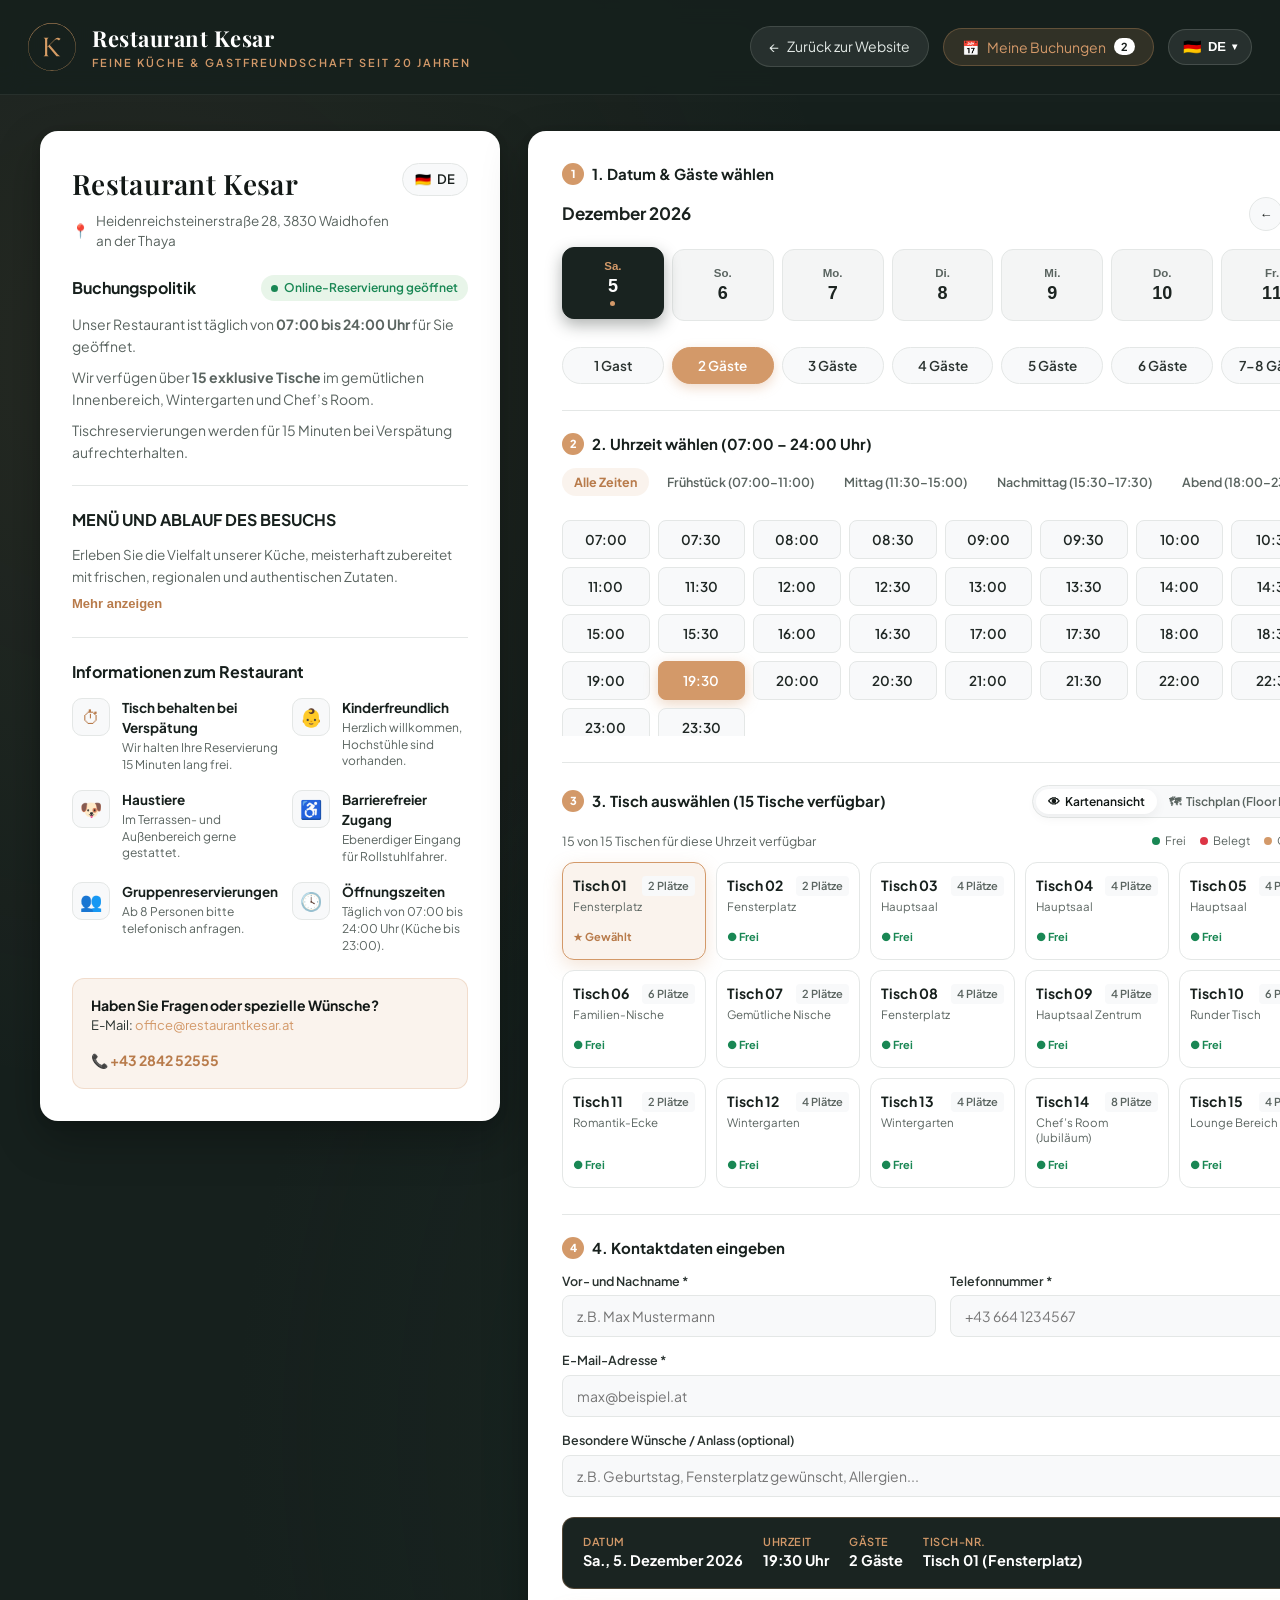
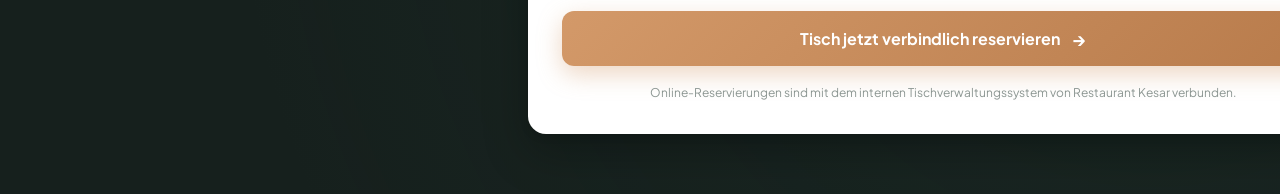
<file: reservation.html>
<!DOCTYPE html>
<html lang="de">
<head>
  <meta http-equiv="content-type" content="text/html; charset=UTF-8">
  <meta name="viewport" content="width=device-width, initial-scale=1, maximum-scale=1">
  <meta property="og:site_name" content="Restaurant Kesar">
  <meta property="og:locale" content="de_AT">
  <meta property="og:type" content="website">
  <meta property="og:title" content="Tisch reservieren | Restaurant Kesar">
  <title>Tisch reservieren | Restaurant Kesar</title>
  
  <link rel="shortcut icon" href="favicon.ico" type="image/x-icon">
  <link rel="icon" href="favicon.ico" type="image/x-icon">
  <link rel="apple-touch-icon" href="assets/img/iPhone-Icon.png">
  
  <!-- Fonts -->
  <link rel="preconnect" href="https://fonts.googleapis.com">
  <link rel="preconnect" href="https://fonts.gstatic.com" crossorigin>
  <link href="https://fonts.googleapis.com/css2?family=Plus+Jakarta+Sans:wght@400;500;600;700;800&family=Playfair+Display:ital,wght@0,600;0,700;1,400&display=swap" rel="stylesheet">
  
  <!-- Base & Reservation Styles -->
  <link rel="stylesheet" href="assets/css/reservation.css">
</head>
<body class="reservation-page">

  <!-- ==========================================
       Header & Top Navigation
       ========================================== -->
  <header class="reservation-header">
    <a href="index.html" class="brand-wrap">
      <img src="assets/img/logo/kesar-logo-signet.svg" alt="Restaurant Kesar" class="brand-logo">
      <div>
        <h1 class="brand-title">Restaurant Kesar</h1>
        <span class="brand-subtitle" id="brandSubtitle">FEINE KÜCHE & GASTFREUNDSCHAFT SEIT 20 JAHREN</span>
      </div>
    </a>

    <div class="header-actions">
      <!-- Back to Main Website -->
      <a href="index.html" class="btn-header-back" id="btnBackHome">
        <span>&larr;</span> <span>Zurück zur Website</span>
      </a>

      <!-- My Bookings Modal Trigger -->
      <button type="button" class="btn-my-bookings" id="btnMyBookings">
        <span>&#128197;</span> <span>Meine Buchungen</span>
        <span class="bookings-count-badge" id="bookingsCountBadge">0</span>
      </button>

      <!-- Language Toggle Switch (DE / EN) -->
      <div class="lang-switch-wrap">
        <button type="button" class="lang-toggle-btn" id="btnLangToggle" title="Sprache wechseln / Switch Language">
          <span class="flag-icon" id="langFlag">🇩🇪</span>
          <span id="langText">DE</span>
          <span style="font-size:10px;">&#9662;</span>
        </button>
      </div>
    </div>
  </header>

  <!-- ==========================================
       Main Reservation Content
       ========================================== -->
  <main class="reservation-container">

    <!-- LEFT CARD: Restaurant Details & Policies (Matches user screenshot) -->
    <aside class="kesar-card info-card">
      <div class="info-card-header">
        <div>
          <h2 class="restaurant-title" id="restaurantTitle">Restaurant Kesar</h2>
          <a href="https://maps.google.com/?q=Heidenreichsteinerstraße+28,+3830+Waidhofen+an+der+Thaya" target="_blank" rel="noopener noreferrer" class="restaurant-address" id="restaurantAddress">
            <span>&#128205;</span> Heidenreichsteinerstraße 28, 3830 Waidhofen an der Thaya
          </a>
        </div>
        <div class="lang-pill-badge" id="langPillBadge">
          <span>🇩🇪</span> <span>DE</span>
        </div>
      </div>

      <!-- Buchungspolitik -->
      <div class="info-section">
        <div class="info-section-title">
          <span id="policyTitle">Buchungspolitik</span>
          <span class="badge-open-status" id="policyStatus">Online-Reservierung geöffnet</span>
        </div>
        <p class="policy-text" id="policyP1">
          Unser Restaurant ist täglich von <strong>07:00 bis 24:00 Uhr</strong> für Sie geöffnet.
        </p>
        <p class="policy-text" id="policyP2">
          Wir verfügen über <strong>15 exklusive Tische</strong> im gemütlichen Innenbereich, Wintergarten und Chef’s Room.
        </p>
        <p class="policy-text" id="policyP3">
          Tischreservierungen werden für 15 Minuten bei Verspätung aufrechterhalten.
        </p>
      </div>

      <div class="section-divider"></div>

      <!-- Menü & Ablauf -->
      <div class="info-section">
        <h3 class="info-section-title" id="expTitle">MENÜ UND ABLAUF DES BESUCHS</h3>
        <div class="experience-block">
          <span id="expShort">Erleben Sie die Vielfalt unserer Küche, meisterhaft zubereitet mit frischen, regionalen und authentischen Zutaten. </span>
          <span class="experience-more" id="expMore">Für besondere Anlässe, Jubiläen oder geschäftliche Dinner stimmen wir das Menü gerne vorab persönlich mit Ihnen ab. Unser Service-Team begleitet Sie aufmerksam durch Ihren Genussmoment.</span>
          <div>
            <button type="button" class="btn-toggle-more" id="btnToggleExp">Mehr anzeigen</button>
          </div>
        </div>
      </div>

      <div class="section-divider"></div>

      <!-- Information Icons Grid -->
      <div class="info-section">
        <h3 class="info-section-title" id="infoTitle">Informationen zum Restaurant</h3>
        
        <div class="info-cards-grid">
          <!-- Item 1: Grace period -->
          <div class="info-grid-item">
            <div class="info-icon-box">&#9201;</div>
            <div class="info-grid-content">
              <h4 id="infoLateTitle">Tisch behalten bei Verspätung</h4>
              <p id="infoLateDesc">Wir halten Ihre Reservierung 15 Minuten lang frei.</p>
            </div>
          </div>

          <!-- Item 2: Kids -->
          <div class="info-grid-item">
            <div class="info-icon-box">&#128118;</div>
            <div class="info-grid-content">
              <h4 id="infoKidsTitle">Kinderfreundlich</h4>
              <p id="infoKidsDesc">Herzlich willkommen, Hochstühle sind vorhanden.</p>
            </div>
          </div>

          <!-- Item 3: Pets -->
          <div class="info-grid-item">
            <div class="info-icon-box">&#128054;</div>
            <div class="info-grid-content">
              <h4 id="infoPetsTitle">Haustiere</h4>
              <p id="infoPetsDesc">Im Terrassen- und Außenbereich gerne gestattet.</p>
            </div>
          </div>

          <!-- Item 4: Wheelchair -->
          <div class="info-grid-item">
            <div class="info-icon-box">&#9855;</div>
            <div class="info-grid-content">
              <h4 id="infoAccessTitle">Barrierefreier Zugang</h4>
              <p id="infoAccessDesc">Ebenerdiger Eingang für Rollstuhlfahrer.</p>
            </div>
          </div>

          <!-- Item 5: Groups -->
          <div class="info-grid-item">
            <div class="info-icon-box">&#128101;</div>
            <div class="info-grid-content">
              <h4 id="infoGroupTitle">Gruppenreservierungen</h4>
              <p id="infoGroupDesc">Ab 8 Personen bitte telefonisch anfragen.</p>
            </div>
          </div>

          <!-- Item 6: Hours -->
          <div class="info-grid-item">
            <div class="info-icon-box">&#128339;</div>
            <div class="info-grid-content">
              <h4 id="infoHoursTitle">Öffnungszeiten</h4>
              <p id="infoHoursDesc">Täglich von 07:00 bis 24:00 Uhr (Küche bis 23:00).</p>
            </div>
          </div>
        </div>

        <!-- Direct Contact Banner -->
        <div class="contact-quick-box">
          <div class="contact-meta">
            <strong id="quickContactText">Haben Sie Fragen oder spezielle Wünsche?</strong>
            <span>E-Mail: <a href="mailto:office@restaurantkesar.at" style="color:#d39969; text-decoration:none;">office@restaurantkesar.at</a></span>
          </div>
          <div>
            <a href="tel:+43284252555" class="phone-link">&#128222; +43 2842 52555</a>
          </div>
        </div>
      </div>
    </aside>

    <!-- RIGHT CARD: The Interactive Booking Engine (Matches user screenshot) -->
    <section class="kesar-card booking-card">

      <!-- STEP 1: Date & Guests Selection -->
      <div class="booking-step">
        <h3 class="booking-step-title" id="step1Title">
          <span class="step-num-badge">1</span> 1. Datum & Gäste wählen
        </h3>

        <!-- Month Navigation Header -->
        <div class="month-nav-header">
          <div class="month-display" id="monthDisplay">Oktober 2026</div>
          <div class="month-nav-btns">
            <button type="button" class="btn-nav-arrow" id="btnPrevMonth" title="Vorherige Tage">&larr;</button>
            <button type="button" class="btn-nav-arrow" id="btnNextMonth" title="Nächste Tage">&rarr;</button>
          </div>
        </div>

        <!-- 7-Day Selector Strip (Matches screenshot) -->
        <div class="days-strip-container">
          <div class="days-strip" id="daysStrip">
            <!-- Dynamically populated by reservation.js -->
          </div>
        </div>

        <!-- Guests Count Pills -->
        <div class="guest-pills-wrap" id="guestPillsWrap">
          <!-- Dynamically populated: 1, 2, 3, 4, 5, 6, 7-8 Gäste -->
        </div>
      </div>

      <div class="section-divider"></div>

      <!-- STEP 2: Time Slots from 07:00 to 24:00 -->
      <div class="booking-step">
        <h3 class="booking-step-title" id="step2Title">
          <span class="step-num-badge">2</span> 2. Uhrzeit wählen (07:00 – 24:00 Uhr)
        </h3>

        <!-- Time categories (All, Früh, Mittag, Nachmittag, Abend) -->
        <div class="time-category-tabs" id="timeCatTabs">
          <!-- Dynamically populated -->
        </div>

        <!-- Grid of 30-min time buttons -->
        <div class="time-slots-grid" id="timeSlotsGrid">
          <!-- Dynamically populated: 07:00 ... 23:30 -->
        </div>
      </div>

      <div class="section-divider"></div>

      <!-- STEP 3: 15 Tables Interactive Selection -->
      <div class="booking-step">
        <div class="table-selection-header">
          <h3 class="booking-step-title" id="step3Title" style="margin-bottom:0;">
            <span class="step-num-badge">3</span> 3. Tisch auswählen (15 Tische verfügbar)
          </h3>
          <div class="view-toggle-btns">
            <button type="button" class="btn-view-toggle active" id="btnViewGrid">
              <span>&#128065;</span> Kartenansicht
            </button>
            <button type="button" class="btn-view-toggle" id="btnViewMap">
              <span>&#128506;</span> Tischplan (Floor Map)
            </button>
          </div>
        </div>

        <!-- Table status legend -->
        <div class="table-filter-info">
          <span id="tableFilterInfo">15 von 15 Tischen verfügbar</span>
          <div class="table-legend">
            <div class="legend-item"><span class="legend-dot free"></span> <span id="legendFree">Frei</span></div>
            <div class="legend-item"><span class="legend-dot reserved"></span> <span id="legendReserved">Belegt</span></div>
            <div class="legend-item"><span class="legend-dot selected"></span> <span id="legendSelected">Gewählt</span></div>
          </div>
        </div>

        <!-- Table View 1: Card Grid View -->
        <div class="tables-grid-view" id="tablesGridView">
          <!-- Dynamically populated with 15 table cards -->
        </div>

        <!-- Table View 2: Interactive SVG Floor Map View -->
        <div class="floor-map-view" id="floorMapView">
          <div class="floor-map-header">
            <span>&#128506; Interaktiver Restaurant-Grundriss (Klicken Sie auf einen Tisch)</span>
            <span>Eingang &bull; Saal &bull; Wintergarten</span>
          </div>
          <svg viewBox="0 0 780 380" class="floor-map-svg" id="floorMapSvg">
            <!-- Dynamically populated SVG nodes -->
          </svg>
        </div>
      </div>

      <div class="section-divider"></div>

      <!-- STEP 4: Customer Details & Confirmation -->
      <div class="booking-step">
        <h3 class="booking-step-title" id="step4Title">
          <span class="step-num-badge">4</span> 4. Kontaktdaten eingeben
        </h3>

        <form id="formCustomer" novalidate>
          <div class="booking-form-grid">
            <div>
              <label for="inputName" class="form-field-label" id="labelName">Vor- und Nachname *</label>
              <input type="text" id="inputName" class="form-input-text" placeholder="z.B. Max Mustermann" required>
            </div>
            <div>
              <label for="inputPhone" class="form-field-label" id="labelPhone">Telefonnummer *</label>
              <input type="tel" id="inputPhone" class="form-input-text" placeholder="+43 664 1234567" required>
            </div>
            <div class="form-group-full">
              <label for="inputEmail" class="form-field-label" id="labelEmail">E-Mail-Adresse *</label>
              <input type="email" id="inputEmail" class="form-input-text" placeholder="max@beispiel.at" required>
            </div>
            <div class="form-group-full">
              <label for="inputNotes" class="form-field-label" id="labelNotes">Besondere Wünsche / Anlass (optional)</label>
              <input type="text" id="inputNotes" class="form-input-text" placeholder="z.B. Geburtstag, Fensterplatz gewünscht, Allergien...">
            </div>
          </div>

          <!-- Real-Time Booking Summary Box -->
          <div class="booking-summary-banner">
            <div class="summary-items-list">
              <div class="summary-col">
                <span class="summary-label" id="sumDateLabel">Datum</span>
                <span class="summary-val" id="sumDateVal">-</span>
              </div>
              <div class="summary-col">
                <span class="summary-label" id="sumTimeLabel">Uhrzeit</span>
                <span class="summary-val" id="sumTimeVal">-</span>
              </div>
              <div class="summary-col">
                <span class="summary-label" id="sumGuestsLabel">Gäste</span>
                <span class="summary-val" id="sumGuestsVal">-</span>
              </div>
              <div class="summary-col">
                <span class="summary-label" id="sumTableLabel">Tisch-Nr.</span>
                <span class="summary-val" id="sumTableVal">-</span>
              </div>
            </div>
          </div>

          <!-- Submit Button -->
          <button type="submit" class="btn-submit-booking" id="btnSubmitBooking">
            <span>Tisch jetzt verbindlich reservieren</span>
            <span style="font-size:18px;">&rarr;</span>
          </button>
        </form>

        <p class="system-footnote" id="systemFootnote">
          Online-Reservierungen sind mit dem internen Tischverwaltungssystem von Restaurant Kesar verbunden.
        </p>
      </div>

    </section>
  </main>

  <!-- ==========================================
       MODAL 1: Booking Confirmation & Receipt
       ========================================== -->
  <div class="modal-overlay" id="modalSuccess">
    <div class="modal-card">
      <button type="button" class="btn-modal-close" id="btnModalCloseSuccess" title="Schließen">&times;</button>
      
      <div class="success-icon-wrap">&#10003;</div>
      
      <h2 style="font-family:var(--font-serif); font-size:24px; color:#17201d; margin-bottom:6px; text-align:center;" id="modalSuccessTitle">
        Reservierung erfolgreich bestätigt!
      </h2>
      <p style="font-size:14px; color:#5a6460; margin-bottom:16px; text-align:center;" id="modalSuccessText">
        Vielen Dank! Wir freuen uns sehr auf Ihren Besuch im Restaurant Kesar.
      </p>

      <div style="text-align:center;">
        <span style="font-size:11px; text-transform:uppercase; color:#8c9692; display:block;" id="refCodeLabel">Ihre Buchungsnummer:</span>
        <div class="confirmation-booking-code" id="confirmBookingCode">KSR-84920</div>
      </div>

      <!-- Receipt Breakdown -->
      <div class="receipt-details-list">
        <div class="receipt-row">
          <span class="r-label">Datum:</span>
          <span class="r-val" id="receiptDate">-</span>
        </div>
        <div class="receipt-row">
          <span class="r-label">Uhrzeit:</span>
          <span class="r-val" id="receiptTime">-</span>
        </div>
        <div class="receipt-row">
          <span class="r-label">Gäste:</span>
          <span class="r-val" id="receiptGuests">-</span>
        </div>
        <div class="receipt-row">
          <span class="r-label">Tisch:</span>
          <span class="r-val" id="receiptTable">-</span>
        </div>
        <div class="receipt-row">
          <span class="r-label">Name:</span>
          <span class="r-val" id="receiptName">-</span>
        </div>
        <div class="receipt-row">
          <span class="r-label">Restaurant:</span>
          <span class="r-val">Restaurant Kesar (Waidhofen/Thaya)</span>
        </div>
      </div>

      <!-- Modal Action Buttons -->
      <div class="modal-actions-wrap">
        <button type="button" class="btn-modal-primary" id="btnAddToCalendar">
          <span>&#128197;</span> Zu Kalender hinzufügen (.ics)
        </button>
        <button type="button" class="btn-modal-secondary" id="btnPrintBooking">
          <span>&#128438;</span> Buchung drucken
        </button>
        <button type="button" class="btn-modal-secondary" id="btnNewBooking">
          Weitere Reservierung machen
        </button>
      </div>
    </div>
  </div>

  <!-- ==========================================
       MODAL 2: "Meine Buchungen" (View & Cancel)
       ========================================== -->
  <div class="modal-overlay" id="modalMyBookings">
    <div class="modal-card">
      <button type="button" class="btn-modal-close" id="btnModalCloseBookings" title="Schließen">&times;</button>
      
      <h2 style="font-family:var(--font-serif); font-size:22px; color:#17201d; margin-bottom:12px;" id="myBookingsTitle">
        Meine aktiven Reservierungen
      </h2>
      <p style="font-size:13px; color:#5a6460; margin-bottom:16px;">
        Hier sehen Sie alle auf diesem Gerät gespeicherten Reservierungen und können diese bei Bedarf stornieren.
      </p>

      <div class="my-bookings-list" id="myBookingsList">
        <!-- Dynamically populated from localStorage -->
      </div>
    </div>
  </div>

  <!-- Reservation Script -->
  <script src="assets/js/reservation.js"></script>

</body>
</html>
</file>
<file: assets/css/concrete.css>
div.ccm-block-feature-item p{margin-left:30px}div.ccm-block-feature-item i{margin-right:10px}div.ccm-block-feature-item{margin-bottom:40px}

.mfp-zoom-in .mfp-with-anim{opacity:0;transform:scale(.8);transition:all .2s ease-in-out}.mfp-zoom-in.mfp-bg{opacity:0;transition:all .3s ease-out}.mfp-zoom-in.mfp-ready .mfp-with-anim{opacity:1;transform:scale(1)}.mfp-zoom-in.mfp-ready.mfp-bg{opacity:.8}.mfp-zoom-in.mfp-removing .mfp-with-anim{opacity:0;transform:scale(.8)}.mfp-zoom-in.mfp-removing.mfp-bg{opacity:0}.mfp-fade.mfp-bg{opacity:0;transition:all .15s ease-out}.mfp-fade.mfp-bg.mfp-ready{opacity:.8}.mfp-fade.mfp-bg.mfp-removing{opacity:0}.mfp-fade.mfp-wrap .mfp-content{opacity:0;transition:all .15s ease-out}.mfp-fade.mfp-wrap.mfp-ready .mfp-content{opacity:1}.mfp-fade.mfp-wrap.mfp-removing .mfp-content{opacity:0}.mfp-bg{background:#0b0b0b;filter:alpha(opacity=80);opacity:.8;overflow:hidden;z-index:2100}.mfp-bg,.mfp-wrap{height:100%;left:0;position:fixed;top:0;width:100%}.mfp-wrap{-webkit-backface-visibility:hidden;outline:none!important;z-index:2200}.mfp-container{box-sizing:border-box;height:100%;left:0;padding:0 8px;position:absolute;text-align:center;top:0;width:100%}.mfp-container:before{content:"";display:inline-block;height:100%;vertical-align:middle}.mfp-align-top .mfp-container:before{display:none}.mfp-content{display:inline-block;margin:0 auto;position:relative;text-align:left;vertical-align:middle;z-index:2400}.mfp-ajax-holder .mfp-content,.mfp-inline-holder .mfp-content{cursor:auto;width:100%}.mfp-ajax-cur{cursor:progress}.mfp-zoom-out-cur,.mfp-zoom-out-cur .mfp-image-holder .mfp-close{cursor:zoom-out}.mfp-zoom{cursor:pointer;cursor:zoom-in}.mfp-auto-cursor .mfp-content{cursor:auto}.mfp-arrow,.mfp-close,.mfp-counter,.mfp-preloader{-webkit-user-select:none;-moz-user-select:none;user-select:none}.mfp-loading.mfp-figure{display:none}.mfp-hide{display:none!important}.mfp-preloader{color:#ccc;left:8px;margin-top:-.8em;position:absolute;right:8px;text-align:center;top:50%;width:auto;z-index:2300}.mfp-preloader a{color:#ccc}.mfp-preloader a:hover{color:#fff}.mfp-s-error .mfp-content,.mfp-s-ready .mfp-preloader{display:none}button.mfp-arrow,button.mfp-close{-webkit-appearance:none;background:transparent;border:0;box-shadow:none;cursor:pointer;display:block;outline:none;overflow:visible;padding:0;touch-action:manipulation;z-index:2400}button::-moz-focus-inner{border:0;padding:0}.mfp-close{color:#fff;font-family:Arial,Baskerville,monospace;font-size:28px;font-style:normal;height:44px;line-height:44px;opacity:.65;padding:0 0 18px 10px;position:absolute;right:0;text-align:center;text-decoration:none;top:0;width:44px}.mfp-close:focus,.mfp-close:hover{opacity:1}.mfp-close:active{top:1px}.mfp-close-btn-in .mfp-close{color:#333}.mfp-iframe-holder .mfp-close,.mfp-image-holder .mfp-close{color:#fff;padding-right:6px;right:-6px;text-align:right;width:100%}.mfp-counter{color:#ccc;font-size:12px;line-height:18px;position:absolute;right:0;top:0;white-space:nowrap}.mfp-arrow{-webkit-tap-highlight-color:rgba(0,0,0,0);height:110px;margin:-55px 0 0;opacity:.65;padding:0;position:absolute;top:50%;width:90px}.mfp-arrow:active{margin-top:-54px}.mfp-arrow:focus,.mfp-arrow:hover{opacity:1}.mfp-arrow:after,.mfp-arrow:before{border:inset transparent;content:"";display:block;height:0;left:0;margin-left:35px;margin-top:35px;position:absolute;top:0;width:0}.mfp-arrow:after{border-bottom-width:13px;border-top-width:13px;top:8px}.mfp-arrow:before{border-bottom-width:21px;border-top-width:21px;opacity:.7}.mfp-arrow-left{left:0}.mfp-arrow-left:after{border-right:17px solid #fff;margin-left:31px}.mfp-arrow-left:before{border-right:27px solid #3f3f3f;margin-left:25px}.mfp-arrow-right{right:0}.mfp-arrow-right:after{border-left:17px solid #fff;margin-left:39px}.mfp-arrow-right:before{border-left:27px solid #3f3f3f}.mfp-iframe-holder{padding-bottom:40px;padding-top:40px}.mfp-iframe-holder .mfp-content{line-height:0;max-width:900px;width:100%}.mfp-iframe-holder .mfp-close{top:-40px}.mfp-iframe-scaler{height:0;overflow:hidden;padding-top:56.25%;width:100%}.mfp-iframe-scaler iframe{background:#000;box-shadow:0 0 8px rgba(0,0,0,.6);display:block;height:100%;left:0;position:absolute;top:0;width:100%}img.mfp-img{box-sizing:border-box;display:block;height:auto;margin:0 auto;max-width:100%;padding:40px 0;width:auto}.mfp-figure,img.mfp-img{line-height:0}.mfp-figure:after{background:#444;bottom:40px;box-shadow:0 0 8px rgba(0,0,0,.6);content:"";display:block;height:auto;left:0;position:absolute;right:0;top:40px;width:auto;z-index:-1}.mfp-figure small{color:#bdbdbd;display:block;font-size:12px;line-height:14px}.mfp-figure figure{margin:0}.mfp-bottom-bar{cursor:auto;left:0;margin-top:-36px;position:absolute;top:100%;width:100%}.mfp-title{word-wrap:break-word;color:#f3f3f3;line-height:18px;padding-right:36px;text-align:left}.mfp-image-holder .mfp-content{max-width:100%}.mfp-gallery .mfp-image-holder .mfp-figure{cursor:pointer}@media screen and (max-height:300px),screen and (max-width:800px)and (orientation:landscape){.mfp-img-mobile .mfp-image-holder{padding-left:0;padding-right:0}.mfp-img-mobile img.mfp-img{padding:0}.mfp-img-mobile .mfp-figure:after{bottom:0;top:0}.mfp-img-mobile .mfp-figure small{display:inline;margin-left:5px}.mfp-img-mobile .mfp-bottom-bar{background:rgba(0,0,0,.6);bottom:0;box-sizing:border-box;margin:0;padding:3px 5px;position:fixed;top:auto}.mfp-img-mobile .mfp-bottom-bar:empty{padding:0}.mfp-img-mobile .mfp-counter{right:5px;top:3px}.mfp-img-mobile .mfp-close{background:rgba(0,0,0,.6);height:35px;line-height:35px;padding:0;position:fixed;right:0;text-align:center;top:0;width:35px}}@media (max-width:900px){.mfp-arrow{transform:scale(.75)}.mfp-arrow-left{transform-origin:0}.mfp-arrow-right{transform-origin:100%}.mfp-container{padding-left:6px;padding-right:6px}}div.ccm-lightbox-popup-white{background-color:#fff;border-radius:10px;margin:0 auto;max-width:600px;padding:20px 60px 20px 20px;position:relative}.ccm-block-gallery a{position:relative}.ccm-block-gallery .ccm-block-gallery-image-overlay,.ccm-block-gallery .ccm-block-gallery-image-overlay-color,.ccm-block-gallery .ccm-block-gallery-image-overlay-text{height:100%;left:0;position:absolute;top:0;width:100%}.ccm-block-gallery .ccm-block-gallery-image-overlay{opacity:0;transition:opacity .3s}.ccm-block-gallery .ccm-block-gallery-image-overlay-color{background-color:rgba(13,110,253,.8)}.ccm-block-gallery .ccm-block-gallery-image-overlay-text{align-items:center;color:#fff;display:flex;flex-direction:column;font-weight:700;justify-content:center}.ccm-block-gallery .ccm-block-gallery-image{cursor:pointer;overflow:hidden;padding-top:calc(3.125rem + 22.5vw);position:relative;width:100%}@media(min-width:1200px){.ccm-block-gallery .ccm-block-gallery-image{padding-top:20rem}}.ccm-block-gallery img{bottom:-9999px;height:100%;left:-9999px;margin:auto;-o-object-fit:cover;object-fit:cover;position:absolute;right:-9999px;top:-9999px;width:100%}.ccm-block-gallery a:hover .ccm-block-gallery-image-overlay{opacity:1}/*! http://responsiveslides.com v1.55 by @viljamis */.rslides{list-style:none;margin:0;overflow:hidden;padding:0;position:relative;width:100%}.rslides>li{backface-visibility:hidden;display:none;left:0;margin-bottom:0!important;position:absolute;top:0;width:100%}.rslides>li:first-child{display:block;float:left;position:relative}.rslides img{border:0;display:block;float:left;height:auto;width:100%}.rslides_nav{-webkit-tap-highlight-color:rgba(0,0,0,0);background:transparent url("[data-uri]") no-repeat 0 0;height:61px;left:0;margin-top:-45px;opacity:.7;overflow:hidden;position:absolute;text-decoration:none;top:50%;width:38px;z-index:99}.rslides_tabs{padding-bottom:10px;padding-left:0;padding-top:0}.rslides_tabs li{display:inline-block;list-style-type:none;margin-right:5px}.rslides_tabs li.rslides_here a{background:#333}.rslides_tabs li a{background:#ccccc9;border-radius:30px;display:inline-block;height:15px;margin-right:10px;overflow:hidden;text-indent:-9999px;width:15px}.rslides_nav.next{background-position:100% 0;left:auto;right:0}/*! http://responsiveslides.com v1.54 by @viljamis */.ccm-image-slider{position:relative}.ccm-image-slider-text{clear:both;padding-top:1rem}.ccm-image-slider-title{margin-bottom:1rem}.rslides{margin:0 auto}a.mega-link-overlay{height:100%;left:0;position:absolute;width:100%;z-index:20}div.ccm-block-hero-image{min-height:50vh;position:relative}div.ccm-block-hero-image div.ccm-block-hero-image-cover,div.ccm-block-hero-image div.ccm-block-hero-image-text{height:50vh;left:0;position:absolute;top:0;width:100%}div.ccm-block-hero-image div.ccm-block-hero-image-text{align-items:center;display:flex;flex-direction:column;justify-content:center}div.ccm-block-hero-image div.ccm-block-hero-image-cover{z-index:2}div.ccm-block-hero-image div.ccm-block-hero-image-text{z-index:3}div.ccm-block-hero-image div.ccm-block-hero-image-image{background-position:50%;background-size:cover;height:50vh;z-index:1}

div.ccm-block-switch-language-flags{display:inline-block}div.ccm-block-switch-language-flags-label{float:left;margin-right:8px}div.ccm-block-switch-language-flags a{float:left;margin:2px;opacity:.4}div.ccm-block-switch-language-flags a.ccm-block-switch-language-active-flag{opacity:1}
</file>
<file: assets/css/vegas.css>
.vegas-overlay,
.vegas-content-scrollable,
.vegas-timer,
.vegas-slide,
.vegas-slide-inner {
    position: absolute;
    top: 0;
    left: 0;
    bottom: 0;
    right: 0;
    overflow: hidden;
    border: none;
    padding: 0;
    margin: 0;
}

.vegas-content-scrollable {
    position: relative;
    height: 100%;
    overflow: auto;
}

.vegas-overlay {
    opacity: .5;
    background: transparent url("./overlays/02.png") center center repeat;
}

.vegas-timer {
    top: auto;
    bottom: 0;
    height: 2px;
}

.vegas-timer-progress {
    width: 0%;
    height: 100%;
    background: white;
    transition: width ease-out;
}

.vegas-timer-running .vegas-timer-progress {
    width: 100%;
}

.vegas-slide,
.vegas-slide-inner {
    margin: 0;
    padding: 0;
    background: transparent center center no-repeat;
    transform: translateZ(0);
    will-change: transform, opacity;
}

body .vegas-container {
    overflow: hidden !important;
    position: relative;
}

.vegas-video {
    min-width: 100%;
    min-height: 100%;
    width: auto;
    height: auto;
}

body.vegas-container {
    overflow: auto;
    position: static;
    z-index: -2;
}

body.vegas-container > .vegas-timer,
body.vegas-container > .vegas-overlay,
body.vegas-container > .vegas-slide {
    position: fixed;
    z-index: -1;
}

/* Target Safari IOS7+ in order to add 76px */
/*******************************************/
/* blur transition */
/*******************************************/
.vegas-transition-blur,
.vegas-transition-blur2 {
    opacity: 0;
    filter: blur(32px) brightness(1.01);
}

.vegas-transition-blur-in,
.vegas-transition-blur2-in {
    opacity: 1;
    filter: blur(0px) brightness(1.01);
}

.vegas-transition-blur2-out {
    opacity: 0;
}

/*******************************************/
/* burn transition */
/*******************************************/
.vegas-transition-burn,
.vegas-transition-burn2 {
    opacity: 0;
    filter: contrast(1000%) saturate(1000%);
}

.vegas-transition-burn-in,
.vegas-transition-burn2-in {
    opacity: 1;
    filter: contrast(100%) saturate(100%);
}

.vegas-transition-burn2-out {
    opacity: 0;
    filter: contrast(1000%) saturate(1000%);
}

/*******************************************/
/* fade transition */
/*******************************************/
.vegas-transition-fade,
.vegas-transition-fade2 {
    opacity: 0;
}

.vegas-transition-fade-in,
.vegas-transition-fade2-in {
    opacity: 1;
}

.vegas-transition-fade2-out {
    opacity: 0;
}

/*******************************************/
/* flash transition */
/*******************************************/
.vegas-transition-flash,
.vegas-transition-flash2 {
    opacity: 0;
    filter: brightness(25);
}

.vegas-transition-flash-in,
.vegas-transition-flash2-in {
    opacity: 1;
    filter: brightness(1);
}

.vegas-transition-flash2-out {
    opacity: 0;
    filter: brightness(25);
}

/*******************************************/
/* negative transition */
/*******************************************/
.vegas-transition-negative,
.vegas-transition-negative2 {
    opacity: 0;
    filter: invert(100%);
}

.vegas-transition-negative-in,
.vegas-transition-negative2-in {
    opacity: 1;
    filter: invert(0);
}

.vegas-transition-negative2-out {
    opacity: 0;
    filter: invert(100%);
}

/*******************************************/
/* slideDown transition */
/*******************************************/
.vegas-transition-slideDown,
.vegas-transition-slideDown2 {
    transform: translateY(-100%);
}

.vegas-transition-slideDown-in,
.vegas-transition-slideDown2-in {
    transform: translateY(0%);
}

.vegas-transition-slideDown2-out {
    transform: translateY(100%);
}

/*******************************************/
/* slideLeft transition */
/*******************************************/
.vegas-transition-slideLeft,
.vegas-transition-slideLeft2 {
    transform: translateX(100%);
}

.vegas-transition-slideLeft-in,
.vegas-transition-slideLeft2-in {
    transform: translateX(0%);
}

.vegas-transition-slideLeft2-out {
    transform: translateX(-100%);
}

/*******************************************/
/* slideRight transition */
/*******************************************/
.vegas-transition-slideRight,
.vegas-transition-slideRight2 {
    transform: translateX(-100%);
}

.vegas-transition-slideRight-in,
.vegas-transition-slideRight2-in {
    transform: translateX(0%);
}

.vegas-transition-slideRight2-out {
    transform: translateX(100%);
}

/*******************************************/
/* slideUp transition */
/*******************************************/
.vegas-transition-slideUp,
.vegas-transition-slideUp2 {
    transform: translateY(100%);
}

.vegas-transition-slideUp-in,
.vegas-transition-slideUp2-in {
    transform: translateY(0%);
}

.vegas-transition-slideUp2-out {
    transform: translateY(-100%);
}

/*******************************************/
/* swirlLeft transition */
/*******************************************/
.vegas-transition-swirlLeft,
.vegas-transition-swirlLeft2 {
    transform: scale(2) rotate(35deg);
    opacity: 0;
}

.vegas-transition-swirlLeft-in,
.vegas-transition-swirlLeft2-in {
    transform: scale(1) rotate(0deg);
    opacity: 1;
}

.vegas-transition-swirlLeft2-out {
    transform: scale(2) rotate(-35deg);
    opacity: 0;
}

/*******************************************/
/* swirlRight transition */
/*******************************************/
.vegas-transition-swirlRight,
.vegas-transition-swirlRight2 {
    transform: scale(2) rotate(-35deg);
    opacity: 0;
}

.vegas-transition-swirlRight-in,
.vegas-transition-swirlRight2-in {
    transform: scale(1) rotate(0deg);
    opacity: 1;
}

.vegas-transition-swirlRight2-out {
    transform: scale(2) rotate(35deg);
    opacity: 0;
}

/*******************************************/
/* zoomIn transition */
/*******************************************/
.vegas-transition-zoomIn,
.vegas-transition-zoomIn2 {
    transform: scale(0);
    opacity: 0;
}

.vegas-transition-zoomIn-in,
.vegas-transition-zoomIn2-in {
    transform: scale(1);
    opacity: 1;
}

.vegas-transition-zoomIn2-out {
    transform: scale(2);
    opacity: 0;
}

/*******************************************/
/* zoomOut transition */
/*******************************************/
.vegas-transition-zoomOut,
.vegas-transition-zoomOut2 {
    transform: scale(2);
    opacity: 0;
}

.vegas-transition-zoomOut-in,
.vegas-transition-zoomOut2-in {
    transform: scale(1);
    opacity: 1;
}

.vegas-transition-zoomOut2-out {
    transform: scale(0);
    opacity: 0;
}

/*******************************************/
/* kenburns animation */
/*******************************************/
.vegas-animation-kenburns {
    -webkit-animation: kenburns ease-out;
            animation: kenburns ease-out;
}

@-webkit-keyframes kenburns {
    0% {
        transform: scale(1.5);
    }
    100% {
        transform: scale(1);
    }
}

@keyframes kenburns {
    0% {
        transform: scale(1.5);
    }
    100% {
        transform: scale(1);
    }
}

/*******************************************/
/* kenburnsDownLeft animation */
/*******************************************/
.vegas-animation-kenburnsDownLeft {
    -webkit-animation: kenburnsDownLeft ease-out;
            animation: kenburnsDownLeft ease-out;
}

@-webkit-keyframes kenburnsDownLeft {
    0% {
        transform: scale(1.5) translate(10%, -10%);
    }
    100% {
        transform: scale(1) translate(0, 0);
    }
}

@keyframes kenburnsDownLeft {
    0% {
        transform: scale(1.5) translate(10%, -10%);
    }
    100% {
        transform: scale(1) translate(0, 0);
    }
}

/*******************************************/
/* kenburnsDownRight animation */
/*******************************************/
.vegas-animation-kenburnsDownRight {
    -webkit-animation: kenburnsDownRight ease-out;
            animation: kenburnsDownRight ease-out;
}

@-webkit-keyframes kenburnsDownRight {
    0% {
        transform: scale(1.5) translate(-10%, -10%);
    }
    100% {
        transform: scale(1) translate(0, 0);
    }
}

@keyframes kenburnsDownRight {
    0% {
        transform: scale(1.5) translate(-10%, -10%);
    }
    100% {
        transform: scale(1) translate(0, 0);
    }
}

/*******************************************/
/* kenburnsDown animation */
/*******************************************/
.vegas-animation-kenburnsDown {
    -webkit-animation: kenburnsDown ease-out;
            animation: kenburnsDown ease-out;
}

@-webkit-keyframes kenburnsDown {
    0% {
        transform: scale(1.35) translate(0, -10%);
    }
    100% {
        transform: scale(1) translate(0, 0);
    }
}

@keyframes kenburnsDown {
    0% {
        transform: scale(1.35) translate(0, -10%);
    }
    100% {
        transform: scale(1) translate(0, 0);
    }
}

/*******************************************/
/* kenburnsLeft animation */
/*******************************************/
.vegas-animation-kenburnsLeft {
    -webkit-animation: kenburnsLeft ease-out;
            animation: kenburnsLeft ease-out;
}

@-webkit-keyframes kenburnsLeft {
    0% {
        transform: scale(1.5) translate(10%, 0);
    }
    100% {
        transform: scale(1) translate(0, 0);
    }
}

@keyframes kenburnsLeft {
    0% {
        transform: scale(1.5) translate(10%, 0);
    }
    100% {
        transform: scale(1) translate(0, 0);
    }
}

/*******************************************/
/* kenburnsRight animation */
/*******************************************/
.vegas-animation-kenburnsRight {
    -webkit-animation: kenburnsRight ease-out;
            animation: kenburnsRight ease-out;
}

@-webkit-keyframes kenburnsRight {
    0% {
        transform: scale(1.5) translate(-10%, 0);
    }
    100% {
        transform: scale(1) translate(0, 0);
    }
}

@keyframes kenburnsRight {
    0% {
        transform: scale(1.5) translate(-10%, 0);
    }
    100% {
        transform: scale(1) translate(0, 0);
    }
}

/*******************************************/
/* kenburnsUpLeft animation */
/*******************************************/
.vegas-animation-kenburnsUpLeft {
    -webkit-animation: kenburnsUpLeft ease-out;
            animation: kenburnsUpLeft ease-out;
}

@-webkit-keyframes kenburnsUpLeft {
    0% {
        transform: scale(1.5) translate(10%, 10%);
    }
    100% {
        transform: scale(1) translate(0, 0);
    }
}

@keyframes kenburnsUpLeft {
    0% {
        transform: scale(1.5) translate(10%, 10%);
    }
    100% {
        transform: scale(1) translate(0, 0);
    }
}

/*******************************************/
/* kenburnsUpRight animation */
/*******************************************/
.vegas-animation-kenburnsUpRight {
    -webkit-animation: kenburnsUpRight ease-out;
            animation: kenburnsUpRight ease-out;
}

@-webkit-keyframes kenburnsUpRight {
    0% {
        transform: scale(1.5) translate(-10%, 10%);
    }
    100% {
        transform: scale(1) translate(0, 0);
    }
}

@keyframes kenburnsUpRight {
    0% {
        transform: scale(1.5) translate(-10%, 10%);
    }
    100% {
        transform: scale(1) translate(0, 0);
    }
}

/*******************************************/
/* kenburnsUp animation */
/*******************************************/
.vegas-animation-kenburnsUp {
    -webkit-animation: kenburnsUp ease-out;
            animation: kenburnsUp ease-out;
}

@-webkit-keyframes kenburnsUp {
    0% {
        transform: scale(1.5) translate(0, 10%);
    }
    100% {
        transform: scale(1) translate(0, 0);
    }
}

@keyframes kenburnsUp {
    0% {
        transform: scale(1.5) translate(0, 10%);
    }
    100% {
        transform: scale(1) translate(0, 0);
    }
}
</file>
<file: assets/css/tiny-slider.css>
.tns-outer{padding:0 !important}.tns-outer [hidden]{display:none !important}.tns-outer [aria-controls],.tns-outer [data-action]{cursor:pointer}.tns-slider{-webkit-transition:all 0s;-moz-transition:all 0s;transition:all 0s}.tns-slider>.tns-item{-webkit-box-sizing:border-box;-moz-box-sizing:border-box;box-sizing:border-box}.tns-horizontal.tns-subpixel{white-space:nowrap}.tns-horizontal.tns-subpixel>.tns-item{display:inline-block;vertical-align:top;white-space:normal}.tns-horizontal.tns-no-subpixel:after{content:'';display:table;clear:both}.tns-horizontal.tns-no-subpixel>.tns-item{float:left}.tns-horizontal.tns-carousel.tns-no-subpixel>.tns-item{margin-right:-100%}.tns-no-calc{position:relative;left:0}.tns-gallery{position:relative;left:0;min-height:1px}.tns-gallery>.tns-item{position:absolute;left:-100%;-webkit-transition:transform 0s, opacity 0s;-moz-transition:transform 0s, opacity 0s;transition:transform 0s, opacity 0s}.tns-gallery>.tns-slide-active{position:relative;left:auto !important}.tns-gallery>.tns-moving{-webkit-transition:all 0.25s;-moz-transition:all 0.25s;transition:all 0.25s}.tns-autowidth{display:inline-block}.tns-lazy-img{-webkit-transition:opacity 0.6s;-moz-transition:opacity 0.6s;transition:opacity 0.6s;opacity:0.6}.tns-lazy-img.tns-complete{opacity:1}.tns-ah{-webkit-transition:height 0s;-moz-transition:height 0s;transition:height 0s}.tns-ovh{overflow:hidden}.tns-visually-hidden{position:absolute;left:-10000em}.tns-transparent{opacity:0;visibility:hidden}.tns-fadeIn{opacity:1;filter:alpha(opacity=100);z-index:0}.tns-normal,.tns-fadeOut{opacity:0;filter:alpha(opacity=0);z-index:-1}.tns-vpfix{white-space:nowrap}.tns-vpfix>div,.tns-vpfix>li{display:inline-block}.tns-t-subp2{margin:0 auto;width:310px;position:relative;height:10px;overflow:hidden}.tns-t-ct{width:2333.3333333%;width:-webkit-calc(100% * 70 / 3);width:-moz-calc(100% * 70 / 3);width:calc(100% * 70 / 3);position:absolute;right:0}.tns-t-ct:after{content:'';display:table;clear:both}.tns-t-ct>div{width:1.4285714%;width:-webkit-calc(100% / 70);width:-moz-calc(100% / 70);width:calc(100% / 70);height:10px;float:left}

/*# sourceMappingURL=sourcemaps/tiny-slider.css.map */
</file>
<file: assets/css/main.css>
html{-moz-osx-font-smoothing:grayscale;-webkit-font-smoothing:antialiased;font-smoothing:antialiased;font-weight:normal;-webkit-overflow-scrolling:touch;font-size:16px}@font-face{font-family:'Valky';src:url('../fonts/valkyregular-webfont.woff2') format('woff2'),url('../fonts/valkyregular-webfont.woff') format('woff');font-weight:normal;font-style:normal;font-display:swap}@font-face{font-family:'Nord';src:url('../fonts/NORD-Regular.woff2') format('woff2'),url('../fonts/NORD-Regular.woff') format('woff');font-weight:normal;font-style:normal;font-display:swap}@font-face{font-family:'Nord';src:url('../fonts/NORD-Light.woff2') format('woff2'),url('../fonts/NORD-Light.woff') format('woff');font-weight:300;font-style:normal;font-display:swap}@font-face{font-family:'Judson';src:url('../fonts/Judson-Regular.woff2') format('woff2'),url('../fonts/Judson-Regular.woff') format('woff');font-weight:normal;font-style:normal;font-display:swap}@font-face{font-family:'fontello';src:url('../fonts/fontello.eot?22392238');src:url('../fonts/fontello.eot?22392238#iefix') format('embedded-opentype'),url('../fonts/fontello.woff2?22392238') format('woff2'),url('../fonts/fontello.woff?22392238') format('woff'),url('../fonts/fontello.ttf?22392238') format('truetype'),url('../fonts/fontello.svg?22392238#fontello') format('svg');font-weight:normal;font-style:normal}[class^="icon-"]:before,[class*=" icon-"]:before,.makeicon{font-family:"fontello";font-style:normal;font-weight:normal;speak:never;display:inline-block;text-decoration:inherit;font-variant:normal;text-transform:none;line-height:1em;-webkit-font-smoothing:antialiased;-moz-osx-font-smoothing:grayscale}.icon-arrow-left:before{content:'\e800'}.icon-arrow-right:before{content:'\e801'}.icon-globe:before{content:'\e802'}:root{--font-size-normal:18px;--font-size-small:14px;--font-size-smallest:12px;--font-size-h1:52px;--font-size-h2:20px;--font-size-big:260px;--teaser:1000px;--spacer:120px;--spacer-half:60px}@media (max-width:1500px){:root{--teaser:800px;--spacer:100px;--font-size-h1:47px;--font-size-big:200px;--font-size-h2:18px}}@media (max-width:1200px){:root{--teaser:700px;--spacer:90px;--font-size-h1:40px;--font-size-big:160px;--font-size-h2:18px;--font-size-normal:17px}}@media (max-width:991px){:root{--teaser:600px;--spacer:80px;--font-size-h1:37px;--font-size-big:100px;--font-size-h2:17px}}@media (max-width:767px){:root{--teaser:500px;--spacer:60px;--spacer-half:30px;--font-size-h1:30px;--font-size-h2:16px;--font-size-normal:16px}}.gradient-green{background-image:radial-gradient(circle closest-side, #507848 0%, #1f2d2d 100%)}.gradient-gold{background-image:radial-gradient(circle closest-side, #8c875f 0%, #1f2d2d 100%)}.blur{filter:blur(50px)}.spacer{display:block;height:var(--spacer)}.spacer.half{height:var(--spacer-half)}.img-fluid{max-width:100%;width:100%;height:auto}a,a:hover,a:focus{outline:none !important;text-decoration:none}.clear{clear:both}.mb-3{margin-bottom:15px}.login-page-title{margin-bottom:30px !important}.transformY{-ms-transform:translateY(-50%);-webkit-transform:translateY(-50%);-moz-transform:translateY(-50%);-o-transform:translateY(-50%)}.notransformY{-ms-transform:none;-webkit-transform:none;-moz-transform:none;-o-transform:none}.img-fluid{max-width:100%;width:100%;height:auto}.cover{-webkit-background-size:cover;-moz-background-size:cover;-o-background-size:cover;background-size:cover}.animate{-webkit-transition:all 250ms cubic-bezier(.25, .1, .25, 1);-moz-transition:all 250ms cubic-bezier(.25, .1, .25, 1);-o-transition:all 250ms cubic-bezier(.25, .1, .25, 1);transition:all 250ms cubic-bezier(.25, .1, .25, 1)}.round{-webkit-border-radius:50%;-moz-border-radius:50%;border-radius:50%}.table{display:table;margin-bottom:0;max-width:unset;table-layout:fixed;width:100%}.table .table-cell{display:table-cell;vertical-align:middle;float:none}.table .table-cell.vertical-align-middle{vertical-align:middle}.table .table-cell.width-50{width:50%}.table .table-cell.background-image{background:url(../img/photos/speisen.jpg) no-repeat center center;-webkit-background-size:cover !important;-moz-background-size:cover !important;-o-background-size:cover !important;background-size:cover !important}body{background:#1f2d2d;color:#fff;font:normal var(--font-size-normal) 'Judson'}#wrapper{overflow:hidden}#wrapper p{margin:0;opacity:0.6}#wrapper h1,#wrapper .h1{font:normal var(--font-size-h1) 'Valky';color:#d39969;text-transform:uppercase;margin:0;opacity:0}#wrapper h2,#wrapper .h2{font:300 var(--font-size-h2) 'Nord';color:#d39969;margin:0}#wrapper .btn,#wrapper .btn:hover,#wrapper .btn:focus{padding:12px 15px;color:#d39969;font-size:var(--font-size-smallest);font-family:'Nord';font-weight:300;letter-spacing:1px;background:#3b5843;border:0}#wrapper .btn span.name,#wrapper .btn:hover span.name,#wrapper .btn:focus span.name{display:inline-block;vertical-align:middle;margin-right:5px}#wrapper .btn span.icon,#wrapper .btn:hover span.icon,#wrapper .btn:focus span.icon{display:inline-block;vertical-align:middle}#teaser{display:block;z-index:1;height:var(--teaser);position:relative}#teaser:after{content:'';position:absolute;left:0;right:0;width:100%;height:50%;top:0;pointer-events:none;background:linear-gradient(180deg, #1f2d2d 23%, rgba(35,59,59,0) 100%);z-index:1;opacity:0.8}#teaser .background_slideshow{position:absolute;left:0;right:0;bottom:0;top:0;width:100%;height:100%;z-index:1}#teaser .background_arrows{z-index:4;position:absolute;left:0;right:0;margin:auto;display:block;top:50%;-ms-transform:translateY(-50%);-webkit-transform:translateY(-50%);-moz-transform:translateY(-50%);-o-transform:translateY(-50%);color:#d39969}#teaser .background_arrows .vegasSliderArrows{position:relative}#teaser .background_arrows .vegasSliderArrows .icon{cursor:pointer;position:absolute;-ms-transform:translateY(-50%);-webkit-transform:translateY(-50%);-moz-transform:translateY(-50%);-o-transform:translateY(-50%)}#teaser .background_arrows .icon-arrow-right{right:0}#teaser .background_arrows .icon-arrow-left{left:0}#teaser .overlay-logo{position:absolute;top:50%;-ms-transform:translateY(-50%);-webkit-transform:translateY(-50%);-moz-transform:translateY(-50%);-o-transform:translateY(-50%);left:0;right:0;padding:0 30px;margin:auto;display:block;z-index:3}#teaser .overlay-logo img{margin:auto;width:70%;max-width:100%;filter:drop-shadow(0 0 10px #1f2d2d)}#navigation{position:absolute;z-index:2;left:0;right:0;margin:auto;padding:20px 0}#navigation.static{position:static}#navigation .logo{float:left;display:block}#navigation .logo a{display:block}#navigation .nav{float:right;display:block;padding:18px 0 0 0}#navigation .nav a.btn{display:inline-block;vertical-align:middle;margin-left:15px}.ccm-block-switch-language{display:inline-block;vertical-align:middle}.ccm-block-switch-language .lang-icon{display:inline-block;vertical-align:middle;margin-right:2.5px;color:#d39969}.ccm-block-switch-language .lang-choice{font-size:0;display:inline-block;vertical-align:middle}.ccm-block-switch-language .lang-choice a{display:inline-block;vertical-align:middle;font-size:var(--font-size-small);color:#d39969;font-family:'Nord';font-weight:300;padding:0 2.5px}.ccm-block-switch-language .lang-choice a.ccm-block-switch-language-active-flag{font-weight:normal}.inner{position:relative;z-index:2}.gradient-circle-right-center,.gradient-circle-left-center,.gradient-circle-right-top,.gradient-circle-right-bottom,.gradient-circle-left-top{display:block;position:relative}.gradient-circle-right-center:after,.gradient-circle-left-center:after,.gradient-circle-right-top:after,.gradient-circle-right-bottom:after,.gradient-circle-left-top:after{content:'';position:absolute;z-index:-1;width:100%;height:100%;background-position:center center;background-repeat:no-repeat;pointer-events:none;filter:blur(50px)}.gradient-circle-right-center:after{right:-45%;top:0;background-image:radial-gradient(circle closest-side, #8c875f 0%, #1f2d2d 100%)}.gradient-circle-left-center:after{left:-45%;top:0;background-image:radial-gradient(circle closest-side, #507848 0%, #1f2d2d 100%)}.gradient-circle-right-top:after{content:'';right:-45%;top:-5%;background-image:radial-gradient(circle closest-side, #8c875f 0%, #1f2d2d 100%)}.gradient-circle-left-top:after{left:-45%;top:-5%;background-image:radial-gradient(circle closest-side, #507848 0%, #1f2d2d 100%)}.gradient-circle-right-bottom:after{content:'';right:-45%;bottom:-5%;background-image:radial-gradient(circle closest-side, #507848 0%, #1f2d2d 100%)}.highlight{display:block;font-size:0;line-height:1;height:200px}.highlight.diff{position:absolute;z-index:100;top:-100px;margin-left:135px;pointer-events:none}.highlight .highlight-big,.highlight .highlight-small{display:inline-block;vertical-align:baseline;color:#d39969;font-family:'Valky'}.highlight .highlight-big{font-size:var(--font-size-big)}.highlight .highlight-small{font-size:var(--font-size-h1);text-transform:uppercase;font-weight:normal}.image-area{position:relative;display:block}.image-area .highlight{position:absolute;left:0;top:0;z-index:2}.speisen-infos{margin-left:240px}.before-gallery-style-1{margin-left:135px;position:relative}.before-gallery-style-1 .icon{position:absolute;top:50%;-ms-transform:translateY(-50%);-webkit-transform:translateY(-50%);-moz-transform:translateY(-50%);-o-transform:translateY(-50%);left:auto;background:#d39969;color:#1f2d2d;width:40px;height:40px;line-height:40px;text-align:center;z-index:12;-webkit-border-radius:50%;-moz-border-radius:50%;border-radius:50%;right:15px;cursor:pointer;top:auto;bottom:15px;-ms-transform:none;-webkit-transform:none;-moz-transform:none;-o-transform:none}.iconsstyle{position:absolute;top:50%;-ms-transform:translateY(-50%);-webkit-transform:translateY(-50%);-moz-transform:translateY(-50%);-o-transform:translateY(-50%);left:auto;background:#d39969;color:#1f2d2d;width:40px;height:40px;line-height:40px;text-align:center;z-index:12;-webkit-border-radius:50%;-moz-border-radius:50%;border-radius:50%;right:15px;cursor:pointer}.gallery.style-1{display:block;font-size:0;white-space:nowrap;position:relative;z-index:1;margin:0 -15px}.gallery.style-1 .item{display:inline-block;vertical-align:bottom;padding:0 15px}.gallery.style-1 .item.portrait{width:35%;max-width:434px}.gallery.style-1 .item.landscape{width:65%;max-width:831px}.addiconresponsive{position:relative}.addiconresponsive .icon{position:absolute;top:50%;-ms-transform:translateY(-50%);-webkit-transform:translateY(-50%);-moz-transform:translateY(-50%);-o-transform:translateY(-50%);left:auto;background:#d39969;color:#1f2d2d;width:40px;height:40px;line-height:40px;text-align:center;z-index:12;-webkit-border-radius:50%;-moz-border-radius:50%;border-radius:50%;right:15px;cursor:pointer}.gallery-wrapper{position:relative;margin-bottom:120px;max-height:900px}.gallery-wrapper .icon{position:absolute;top:50%;-ms-transform:translateY(-50%);-webkit-transform:translateY(-50%);-moz-transform:translateY(-50%);-o-transform:translateY(-50%);left:auto;background:#d39969;color:#1f2d2d;width:40px;height:40px;line-height:40px;text-align:center;z-index:12;-webkit-border-radius:50%;-moz-border-radius:50%;border-radius:50%;right:15px;cursor:pointer}.gallery-wrapper img{height:100%;object-fit:cover}.gallery-wrapper .line{position:absolute;top:0;bottom:0;height:100%;width:1px;background:#d39969;left:-67.5px;display:flex;flex-direction:column;justify-content:space-between;align-items:center}.gallery-wrapper .line .dot{-webkit-border-radius:50%;-moz-border-radius:50%;border-radius:50%;overflow:hidden;width:10px;height:10px;display:block;background:#d39969;-webkit-transition:all 250ms cubic-bezier(.25, .1, .25, 1);-moz-transition:all 250ms cubic-bezier(.25, .1, .25, 1);-o-transition:all 250ms cubic-bezier(.25, .1, .25, 1);transition:all 250ms cubic-bezier(.25, .1, .25, 1)}.gallery-wrapper .line .dot.active{width:15px;height:15px}.gallery.style-2{display:block;font-size:0;white-space:nowrap;z-index:1;overflow:hidden;width:100%}.gallery.style-2 .item{display:block;position:absolute;top:auto;right:0;width:100%;height:100%;-webkit-transition:all 250ms cubic-bezier(.25, .1, .25, 1);-moz-transition:all 250ms cubic-bezier(.25, .1, .25, 1);-o-transition:all 250ms cubic-bezier(.25, .1, .25, 1);transition:all 250ms cubic-bezier(.25, .1, .25, 1);z-index:6;left:-0;bottom:0;opacity:0}.gallery.style-2 .item img{display:block;width:100%;max-width:100%}.gallery.style-2 .item-1{z-index:5;left:0;bottom:0;opacity:1}.gallery.style-2 .item-2{bottom:-60px;left:60px;z-index:4;opacity:0.75}.gallery.style-2 .item-3{bottom:-120px;left:120px;z-index:3;opacity:0.5}.gallery.style-2 .item-4{bottom:-180px;left:180px;z-index:1;opacity:0}.nooverflow .tns-ovh{overflow:visible}.gallery.style-3{display:block;font-size:0;white-space:nowrap;position:relative;z-index:1;width:auto;margin:0 -15px}.gallery.style-3 .item{display:inline-block;vertical-align:middle;padding:0 15px}.gallery.style-3 .item.portrait{width:26%}.gallery.style-3 .item.landscape{width:44%}.gallery.style-3 .item.square{width:30%}.gallery.style-3 .item .inner{background:#1f2d2d}.gallery.style-3 .item .inner img{mix-blend-mode:screen}.container-offset-left{display:block;width:auto;margin-left:calc(50% - (1460px / 2));padding-left:135px}.green-box{background:#223b3b;position:relative;padding:140px 100px 100px 100px;text-align:center}.green-box .header-logo{position:absolute;left:0;right:0;width:80px;top:-40px;z-index:4;margin:0 auto}.text-area{padding:120px;width:700px;max-width:100%}.awards{display:flex;flex-wrap:wrap;justify-content:center;align-items:center;gap:30px 60px;margin-bottom:120px}.awards .award{flex:0 0 90px}.footer-info{text-align:center}.footer-links{text-align:right}.footer-links a,.footer-links a:hover,.footer-links a:focus{color:#fff;text-decoration:none;background:none}.margin-image{margin-left:11px}#cursor{pointer-events:none}#cursor .cursor-circle{position:fixed;top:0;left:0;z-index:1000}#cursor .cursor-circle circle{fill:#d39969}.circle-big.clicked .arrow-cursor{transform:scale(.5) !important}.circle-big .default-cursor{opacity:1;-webkit-transition:all 250ms cubic-bezier(.25, .1, .25, 1);-moz-transition:all 250ms cubic-bezier(.25, .1, .25, 1);-o-transition:all 250ms cubic-bezier(.25, .1, .25, 1);transition:all 250ms cubic-bezier(.25, .1, .25, 1);z-index:2;left:25px;top:25px;position:absolute}.circle-big .arrow-cursor{opacity:0;-webkit-transition:all 250ms cubic-bezier(.25, .1, .25, 1);-moz-transition:all 250ms cubic-bezier(.25, .1, .25, 1);-o-transition:all 250ms cubic-bezier(.25, .1, .25, 1);transition:all 250ms cubic-bezier(.25, .1, .25, 1);z-index:1;left:10px;top:10px;position:absolute;transform:scale(0)}.circle-big.hovered .default-cursor{opacity:0}.circle-big.hovered .arrow-cursor{opacity:1;transform:scale(1)}.circle-big,.circle-small,.hover-target,.hovered,#wrapper h1,#wrapper h1 *,#wrapper .highlight-small,#wrapper .highlight-small *,.table .table-cell.background-image,.margin-image,.highlight,.gallery.style-2 .item{will-change:transform,filter,opacity}body{cursor:none}@media (hover:none){#cursor{display:none !important}}
</file>
<file: assets/css/responsive.css>
@media (min-width:1500px){.container{width:1460px}}@media (max-width:1500px){.container-offset-left{margin-left:calc(50% - (1170px / 2));padding-left:95px}.text-area{padding:100px}.green-box{padding:140px 100px 100px 100px}.before-gallery-style-1{margin-left:95px}.highlight{height:150px}.highlight.diff{top:-75px;margin-left:95px}.gallery.style-1{margin:0 -10px}.gallery.style-1 .item{padding:0 10px}.gallery.style-3{margin:0 -10px}.gallery.style-3 .item{padding:0 10px}.gallery-wrapper .line{left:-47.5px}.margin-image{margin-left:-20px}.speisen-infos{margin-left:160px}}@media (max-width:1200px){.distance-lg{padding-bottom:30px}.text-area{padding:80px}.green-box{padding:120px 80px 80px 80px}.margin-image{margin-left:0}.container-offset-left{margin-left:calc(50% - (970px / 2))}.highlight{height:125px}.highlight.diff{top:-62.5px}.gallery-wrapper .line{left:-45px}.gallery-wrapper{margin-bottom:60px}.gallery.style-2 .item-2{bottom:-30px;left:30px}.gallery.style-2 .item-3{bottom:-60px;left:60px}.gallery.style-2 .item-4{bottom:-90px;left:90px}.gallery.style-3 .item.portrait{width:35%}.gallery.style-3 .item.landscape{width:59%}.gallery.style-3 .item.square{width:41%}}@media (max-width:991px){.distance-md{padding-bottom:30px}.text-area{padding:60px;margin:auto;width:100%}.green-box{padding:100px 60px 60px 60px}.container-offset-left{margin-left:calc(50% - (750px / 2));padding-left:75px}.highlight{height:75px}.highlight.diff{top:-37.5px;margin-left:75px}.speisen-infos{margin-left:140px}.gallery-wrapper .line{left:-37.5px}.table{width:100%}.table.break-md{display:block;width:auto}.table.break-md .table-cell{display:block;width:100%}.table .table-cell.background-image{height:400px}}@media (max-width:767px){.distance-sm{padding-bottom:30px}.make-margin-767{margin-bottom:30px}.gallery-wrapper .line{width:auto;height:1px;bottom:-50px;top:auto;left:30px;right:15px;z-index:11;flex-direction:unset}.gallery-wrapper .line .dot{width:5px;height:5px}.gallery-wrapper .line .dot.active{width:10px;height:10px}.before-gallery-style-1{margin:0 0 0 0}.gallery.style-1{margin:0 7.5px;padding-right:7.5px}.gallery.style-1 .item{padding:0 7.5px}.gallery.style-1 .item.landscape{width:90%;max-width:400px}.gallery.style-1 .item.portrait{width:53%;max-width:210px;min-width:160px}.gallery-wrapper{margin-bottom:30px}.gallery.style-2 .item-2{bottom:-15px;left:15px}.gallery.style-2 .item-3{bottom:-30px;left:30px}.gallery.style-2 .item-4{bottom:-45px;left:45px}.gallery.style-3{margin:0 -5px}.gallery.style-3 .item{padding:0 5px}.gallery.style-3 .item.landscape{width:70%}.gallery.style-3 .item.square{width:47%}.gallery.style-3 .item.portrait{width:45%}.awards{justify-content:center;gap:30px;margin-bottom:60px}.awards .award{flex:0 0 60px}.text-area{padding:30px 15px 0 15px;width:auto}.green-box{padding:60px 30px 30px 30px}.green-box .header-logo{width:60px;top:-30px}.table{width:100%}.table.break-sm{display:block;width:auto}.table.break-sm .table-cell{display:block;width:100%}.gallery.style-1{margin:0 -5px}.gallery.style-1 .item{padding:0 5px}.speisen-infos{margin:0 -15px}.highlight{height:75px}.highlight.diff{top:-37.5px;margin-left:8.33333333%}.container-offset-left{width:100%;padding:0 0 0 15px;margin:0}.gradient-circle-right-center:after{top:-25%}.gradient-circle-left-center:after{top:-25%}.gradient-circle-right-top:after{top:-25%}#footer .footer-info,#footer .footer-links{text-align:left}#navigation .logo{width:60px}#navigation .nav{padding:7px 0 0 0}body{cursor:default !important}#cursor{display:none !important}}@media (max-width:380px){.ccm-block-switch-language{display:block;text-align:right;margin:0 0 10px 0}#navigation .nav{padding:0}}
</file>
<file: assets/css/about.css>
/* ==========================================================================
   Restaurant Kesar - About Us (20 Jahre Jubiläum) Stylesheet
   ========================================================================== */

/* Navigation Link Enhancement */
#navigation .nav a.nav-about-link {
    display: inline-block;
    vertical-align: middle;
    font-size: 12px;
    color: #d39969;
    font-family: 'Nord', sans-serif;
    font-weight: 400;
    letter-spacing: 1.5px;
    text-transform: uppercase;
    margin-right: 18px;
    padding: 8px 14px;
    border: 1px solid rgba(211, 153, 105, 0.35);
    background: rgba(31, 45, 45, 0.45);
    backdrop-filter: blur(8px);
    -webkit-backdrop-filter: blur(8px);
    border-radius: 2px;
    transition: all 0.3s cubic-bezier(0.25, 0.1, 0.25, 1);
    text-decoration: none;
}

#navigation .nav a.nav-about-link:hover,
#navigation .nav a.nav-about-link.active {
    color: #ffffff;
    border-color: #d39969;
    background: rgba(211, 153, 105, 0.2);
    box-shadow: 0 0 20px rgba(211, 153, 105, 0.25);
    transform: translateY(-1px);
}

#navigation .nav a.nav-home-link {
    display: inline-block;
    vertical-align: middle;
    font-size: 12px;
    color: rgba(255, 255, 255, 0.7);
    font-family: 'Nord', sans-serif;
    font-weight: 300;
    letter-spacing: 1.5px;
    text-transform: uppercase;
    margin-right: 15px;
    padding: 8px 10px;
    transition: color 0.2s ease;
    text-decoration: none;
}

#navigation .nav a.nav-home-link:hover {
    color: #d39969;
}

/* About Page Hero Section */
.about-hero {
    position: relative;
    padding: 160px 0 100px 0;
    text-align: center;
    overflow: hidden;
    background: radial-gradient(circle at 50% 20%, rgba(140, 135, 95, 0.18) 0%, rgba(31, 45, 45, 0.98) 75%);
}

.about-hero-badge {
    display: inline-flex;
    align-items: center;
    gap: 8px;
    padding: 8px 20px;
    border: 1px solid rgba(211, 153, 105, 0.5);
    background: rgba(211, 153, 105, 0.08);
    color: #d39969;
    font-family: 'Nord', sans-serif;
    font-size: 13px;
    letter-spacing: 3px;
    text-transform: uppercase;
    margin-bottom: 30px;
    border-radius: 30px;
    box-shadow: 0 4px 20px rgba(0, 0, 0, 0.25);
}

.about-hero-badge .badge-dot {
    width: 6px;
    height: 6px;
    border-radius: 50%;
    background: #d39969;
    box-shadow: 0 0 8px #d39969;
}

.about-hero-title {
    font-family: 'Valky', serif !important;
    font-size: clamp(38px, 5.5vw, 68px) !important;
    color: #d39969 !important;
    letter-spacing: 2px;
    margin-bottom: 24px !important;
    line-height: 1.15;
    opacity: 1 !important;
    text-transform: uppercase;
}

.about-hero-subtitle {
    font-family: 'Judson', serif;
    font-size: clamp(18px, 2.2vw, 24px);
    color: rgba(255, 255, 255, 0.85);
    max-width: 820px;
    margin: 0 auto 35px auto !important;
    line-height: 1.6;
    opacity: 1 !important;
}

.about-hero-divider {
    width: 80px;
    height: 1px;
    background: linear-gradient(90deg, transparent, #d39969, transparent);
    margin: 0 auto;
}

/* 20 Years Jubilee Highlight Stats Banner */
.stats-banner {
    position: relative;
    background: rgba(34, 59, 59, 0.45);
    border-top: 1px solid rgba(211, 153, 105, 0.2);
    border-bottom: 1px solid rgba(211, 153, 105, 0.2);
    padding: 50px 0;
    margin: 20px 0 80px 0;
}

.stat-item {
    text-align: center;
    padding: 15px;
}

.stat-number {
    font-family: 'Valky', serif;
    font-size: clamp(42px, 4.5vw, 64px);
    color: #d39969;
    line-height: 1;
    margin-bottom: 8px;
    display: block;
    text-shadow: 0 0 25px rgba(211, 153, 105, 0.25);
}

.stat-label {
    font-family: 'Nord', sans-serif;
    font-size: 12px;
    letter-spacing: 2px;
    text-transform: uppercase;
    color: rgba(255, 255, 255, 0.75);
    display: block;
}

/* Story Narrative Section */
.story-section {
    position: relative;
    padding: 40px 0 100px 0;
}

.story-lead {
    font-family: 'Nord', sans-serif;
    font-weight: 300;
    font-size: clamp(20px, 2.2vw, 28px);
    color: #d39969;
    line-height: 1.5;
    margin-bottom: 25px !important;
    opacity: 1 !important;
}

.story-body {
    font-family: 'Judson', serif;
    font-size: 18px;
    line-height: 1.8;
    color: rgba(255, 255, 255, 0.85);
    margin-bottom: 25px !important;
    opacity: 1 !important;
}

.story-image-wrap {
    position: relative;
    border-radius: 4px;
    overflow: hidden;
    box-shadow: 0 20px 50px rgba(0, 0, 0, 0.5);
    border: 1px solid rgba(211, 153, 105, 0.2);
}

.story-image-wrap img {
    width: 100%;
    height: auto;
    display: block;
    transition: transform 0.8s cubic-bezier(0.2, 0.8, 0.2, 1);
}

.story-image-wrap:hover img {
    transform: scale(1.03);
}

.story-image-caption {
    position: absolute;
    bottom: 0;
    left: 0;
    right: 0;
    padding: 20px;
    background: linear-gradient(0deg, rgba(31, 45, 45, 0.95) 0%, rgba(31, 45, 45, 0) 100%);
    font-family: 'Nord', sans-serif;
    font-size: 13px;
    color: #d39969;
    letter-spacing: 1px;
}

/* 20-Year Milestones Timeline */
.timeline-section {
    position: relative;
    padding: 80px 0 120px 0;
    background: radial-gradient(circle at 50% 50%, rgba(80, 120, 72, 0.12) 0%, rgba(31, 45, 45, 0) 70%);
}

.section-eyebrow {
    font-family: 'Nord', sans-serif;
    font-size: 13px;
    letter-spacing: 3px;
    text-transform: uppercase;
    color: #d39969;
    text-align: center;
    margin-bottom: 12px;
}

.section-heading-center {
    font-family: 'Valky', serif !important;
    font-size: clamp(32px, 4vw, 50px) !important;
    color: #d39969 !important;
    text-align: center;
    margin-bottom: 60px !important;
    opacity: 1 !important;
    text-transform: uppercase;
}

.timeline-container {
    position: relative;
    max-width: 1000px;
    margin: 0 auto;
    padding: 20px 0;
}

.timeline-line {
    position: absolute;
    top: 0;
    bottom: 0;
    left: 50%;
    width: 2px;
    background: linear-gradient(180deg, rgba(211, 153, 105, 0.1) 0%, #d39969 20%, #d39969 80%, rgba(211, 153, 105, 0.1) 100%);
    transform: translateX(-50%);
}

.timeline-item {
    position: relative;
    width: 50%;
    padding: 20px 45px;
    box-sizing: border-box;
}

.timeline-item.left {
    left: 0;
    text-align: right;
}

.timeline-item.right {
    left: 50%;
    text-align: left;
}

.timeline-dot {
    position: absolute;
    top: 32px;
    width: 16px;
    height: 16px;
    background: #1f2d2d;
    border: 3px solid #d39969;
    border-radius: 50%;
    z-index: 2;
    transition: all 0.3s ease;
    box-shadow: 0 0 10px rgba(211, 153, 105, 0.5);
}

.timeline-item.left .timeline-dot {
    right: -8px;
}

.timeline-item.right .timeline-dot {
    left: -8px;
}

.timeline-item:hover .timeline-dot {
    background: #d39969;
    transform: scale(1.3);
    box-shadow: 0 0 15px #d39969;
}

.timeline-card {
    background: rgba(34, 59, 59, 0.35);
    border: 1px solid rgba(211, 153, 105, 0.2);
    padding: 28px 30px;
    border-radius: 4px;
    transition: all 0.3s ease;
    box-shadow: 0 10px 30px rgba(0, 0, 0, 0.2);
}

.timeline-card:hover {
    border-color: rgba(211, 153, 105, 0.5);
    background: rgba(34, 59, 59, 0.55);
    transform: translateY(-3px);
    box-shadow: 0 15px 40px rgba(0, 0, 0, 0.35);
}

.timeline-year {
    font-family: 'Valky', serif;
    font-size: 26px;
    color: #d39969;
    margin-bottom: 6px;
}

.timeline-title {
    font-family: 'Nord', sans-serif;
    font-size: 18px;
    color: #ffffff;
    font-weight: 400;
    margin-bottom: 12px;
    line-height: 1.4;
}

.timeline-desc {
    font-family: 'Judson', serif;
    font-size: 16px;
    color: rgba(255, 255, 255, 0.75);
    line-height: 1.6;
    margin: 0 !important;
    opacity: 1 !important;
}

/* 4 Pillars / Philosophy Section */
.pillars-section {
    position: relative;
    padding: 100px 0;
    background: rgba(26, 38, 38, 0.4);
}

.pillar-card {
    background: rgba(34, 59, 59, 0.3);
    border: 1px solid rgba(211, 153, 105, 0.15);
    padding: 40px 30px;
    border-radius: 4px;
    height: 100%;
    transition: all 0.4s ease;
    display: flex;
    flex-direction: column;
}

.pillar-card:hover {
    border-color: rgba(211, 153, 105, 0.6);
    background: rgba(34, 59, 59, 0.6);
    transform: translateY(-6px);
    box-shadow: 0 20px 45px rgba(0, 0, 0, 0.4);
}

.pillar-number {
    font-family: 'Valky', serif;
    font-size: 32px;
    color: rgba(211, 153, 105, 0.5);
    margin-bottom: 15px;
}

.pillar-title {
    font-family: 'Nord', sans-serif;
    font-size: 20px;
    color: #d39969;
    margin-bottom: 16px;
    font-weight: 400;
}

.pillar-desc {
    font-family: 'Judson', serif;
    font-size: 16px;
    line-height: 1.7;
    color: rgba(255, 255, 255, 0.8);
    opacity: 1 !important;
    margin: 0 !important;
    flex-grow: 1;
}

/* Chef Quote & Highlight Section */
.quote-section {
    position: relative;
    padding: 120px 0;
    text-align: center;
    background: radial-gradient(circle at 50% 50%, rgba(140, 135, 95, 0.15) 0%, rgba(31, 45, 45, 0) 70%);
}

.quote-mark {
    font-family: 'Valky', serif;
    font-size: 80px;
    color: #d39969;
    opacity: 0.35;
    line-height: 0.5;
    margin-bottom: 25px;
}

.quote-text {
    font-family: 'Judson', serif;
    font-style: italic;
    font-size: clamp(22px, 3vw, 36px);
    color: #ffffff;
    max-width: 900px;
    margin: 0 auto 30px auto !important;
    line-height: 1.5;
    opacity: 1 !important;
}

.quote-author {
    font-family: 'Nord', sans-serif;
    font-size: 14px;
    letter-spacing: 3px;
    text-transform: uppercase;
    color: #d39969;
}

.quote-role {
    font-family: 'Nord', sans-serif;
    font-size: 12px;
    color: rgba(255, 255, 255, 0.55);
    letter-spacing: 1.5px;
    margin-top: 5px;
}

/* Visual Collage Grid */
.photo-showcase {
    position: relative;
    padding: 80px 0;
}

.showcase-grid {
    display: grid;
    grid-template-columns: repeat(3, 1fr);
    gap: 20px;
}

.showcase-item {
    position: relative;
    border-radius: 4px;
    overflow: hidden;
    height: 340px;
    border: 1px solid rgba(211, 153, 105, 0.15);
}

.showcase-item img {
    width: 100%;
    height: 100%;
    object-fit: cover;
    transition: transform 0.6s ease;
}

.showcase-item:hover img {
    transform: scale(1.08);
}

.showcase-overlay {
    position: absolute;
    inset: 0;
    background: linear-gradient(180deg, transparent 50%, rgba(31, 45, 45, 0.9) 100%);
    display: flex;
    align-items: flex-end;
    padding: 20px;
    opacity: 0;
    transition: opacity 0.3s ease;
}

.showcase-item:hover .showcase-overlay {
    opacity: 1;
}

.showcase-caption {
    font-family: 'Nord', sans-serif;
    font-size: 14px;
    color: #ffffff;
    letter-spacing: 1px;
}

/* Awards Badge Banner in About Page */
.about-awards-section {
    padding: 60px 0 80px 0;
    text-align: center;
}

.about-awards-grid {
    display: flex;
    flex-wrap: wrap;
    justify-content: center;
    align-items: center;
    gap: 40px 70px;
    margin-top: 40px;
}

.about-awards-grid .award-card {
    flex: 0 0 110px;
    transition: transform 0.3s ease, filter 0.3s ease;
    filter: drop-shadow(0 4px 10px rgba(0, 0, 0, 0.4));
}

.about-awards-grid .award-card:hover {
    transform: translateY(-5px) scale(1.05);
    filter: drop-shadow(0 8px 20px rgba(211, 153, 105, 0.3));
}

.about-awards-grid .award-card img {
    max-height: 90px;
    width: auto;
    margin: 0 auto;
}

/* Responsive adjustments */
@media (max-width: 991px) {
    .timeline-line {
        left: 30px;
    }
    .timeline-item {
        width: 100%;
        padding-left: 70px;
        padding-right: 15px;
    }
    .timeline-item.left,
    .timeline-item.right {
        left: 0;
        text-align: left;
    }
    .timeline-item.left .timeline-dot,
    .timeline-item.right .timeline-dot {
        left: 22px;
        right: auto;
    }
    .showcase-grid {
        grid-template-columns: repeat(2, 1fr);
    }
    .showcase-item {
        height: 280px;
    }
}

@media (max-width: 767px) {
    #navigation .nav a.nav-about-link {
        font-size: 11px;
        padding: 6px 10px;
        margin-right: 10px;
        letter-spacing: 1px;
    }
    #navigation .nav a.nav-home-link {
        font-size: 11px;
        padding: 6px 8px;
        margin-right: 8px;
    }
    .about-hero {
        padding: 120px 0 60px 0;
    }
    .showcase-grid {
        grid-template-columns: 1fr;
    }
    .showcase-item {
        height: 240px;
    }
    .pillar-card {
        margin-bottom: 25px;
    }
    .timeline-card {
        padding: 20px;
    }
    .stat-item {
        margin-bottom: 20px;
    }
}

@media (max-width: 480px) {
    #navigation .nav a.nav-about-link {
        font-size: 10px;
        padding: 5px 8px;
        margin-right: 6px;
    }
}
</file>
<file: assets/css/reservation.css>
/* ==========================================================================
   Restaurant Kesar - Table Reservation System Stylesheet
   Theme: Luxury Forest Dark Backdrop with Crisp Modern Cards & Gold Accents
   ========================================================================== */

:root {
  --kesar-gold: #d39969;
  --kesar-gold-dark: #b87b4b;
  --kesar-gold-light: #f7ebe1;
  --kesar-gold-subtle: rgba(211, 153, 105, 0.12);
  --kesar-dark-bg: #16201d;
  --kesar-dark-card: #1c2724;
  --kesar-surface: #ffffff;
  --kesar-surface-alt: #f8f9fa;
  --kesar-surface-border: #e9ecef;
  --kesar-text-primary: #1a201e;
  --kesar-text-secondary: #5a6460;
  --kesar-text-muted: #8c9692;
  --kesar-border: #e4e7e6;
  --kesar-success: #198754;
  --kesar-success-bg: #e8f5e9;
  --kesar-danger: #dc3545;
  --kesar-danger-bg: #fde8e8;
  --kesar-radius-lg: 18px;
  --kesar-radius-md: 12px;
  --kesar-radius-sm: 8px;
  --kesar-radius-pill: 50px;
  --kesar-shadow-card: 0 18px 45px rgba(0, 0, 0, 0.28), 0 2px 10px rgba(0, 0, 0, 0.12);
  --kesar-shadow-sm: 0 4px 12px rgba(0, 0, 0, 0.05);
  --font-serif: 'Valky', 'Playfair Display', Georgia, serif;
  --font-sans: 'Nord', 'Plus Jakarta Sans', 'Inter', -apple-system, BlinkMacSystemFont, "Segoe UI", Roboto, sans-serif;
}

* {
  box-sizing: border-box;
  margin: 0;
  padding: 0;
}

body.reservation-page {
  background-color: var(--kesar-dark-bg);
  color: var(--kesar-text-primary);
  font-family: var(--font-sans);
  line-height: 1.5;
  min-height: 100vh;
  position: relative;
  overflow-x: hidden;
  background-image: radial-gradient(circle at 10% 20%, rgba(211, 153, 105, 0.08) 0%, transparent 40%),
                    radial-gradient(circle at 90% 80%, rgba(35, 60, 52, 0.25) 0%, transparent 50%);
}

/* ==========================================
   Header & Top Navigation
   ========================================== */
.reservation-header {
  padding: 22px 28px;
  display: flex;
  align-items: center;
  justify-content: space-between;
  border-bottom: 1px solid rgba(255, 255, 255, 0.07);
  background: rgba(22, 32, 29, 0.85);
  backdrop-filter: blur(12px);
  -webkit-backdrop-filter: blur(12px);
  position: sticky;
  top: 0;
  z-index: 100;
}

.reservation-header .brand-wrap {
  display: flex;
  align-items: center;
  gap: 16px;
  text-decoration: none;
}

.reservation-header .brand-logo {
  height: 48px;
  width: auto;
  transition: transform 0.3s ease;
}

.reservation-header .brand-wrap:hover .brand-logo {
  transform: scale(1.04);
}

.reservation-header .brand-title {
  color: #ffffff;
  font-family: var(--font-serif);
  font-size: 22px;
  letter-spacing: 0.5px;
}

.reservation-header .brand-subtitle {
  color: var(--kesar-gold);
  font-size: 11px;
  letter-spacing: 2px;
  text-transform: uppercase;
  font-weight: 600;
  display: block;
}

.header-actions {
  display: flex;
  align-items: center;
  gap: 14px;
}

.btn-header-back {
  display: inline-flex;
  align-items: center;
  gap: 8px;
  color: #e2e8e5;
  text-decoration: none;
  font-size: 14px;
  padding: 9px 18px;
  border-radius: var(--kesar-radius-pill);
  background: rgba(255, 255, 255, 0.08);
  border: 1px solid rgba(255, 255, 255, 0.12);
  transition: all 0.25s ease;
}

.btn-header-back:hover {
  background: rgba(211, 153, 105, 0.2);
  border-color: var(--kesar-gold);
  color: #ffffff;
  transform: translateX(-2px);
}

.btn-my-bookings {
  display: inline-flex;
  align-items: center;
  gap: 8px;
  background: rgba(211, 153, 105, 0.15);
  color: var(--kesar-gold);
  border: 1px solid rgba(211, 153, 105, 0.3);
  font-size: 14px;
  padding: 9px 18px;
  border-radius: var(--kesar-radius-pill);
  cursor: pointer;
  transition: all 0.25s ease;
  font-family: inherit;
}

.btn-my-bookings:hover {
  background: var(--kesar-gold);
  color: #1a201e;
  border-color: var(--kesar-gold);
}

.bookings-count-badge {
  background: #ffffff;
  color: #1a201e;
  font-size: 11px;
  font-weight: 700;
  border-radius: 10px;
  padding: 2px 7px;
  min-width: 18px;
  text-align: center;
}

.lang-switch-wrap {
  position: relative;
}

.lang-toggle-btn {
  background: rgba(255, 255, 255, 0.08);
  border: 1px solid rgba(255, 255, 255, 0.14);
  color: #ffffff;
  padding: 8px 14px;
  border-radius: var(--kesar-radius-pill);
  font-size: 13px;
  font-weight: 600;
  display: flex;
  align-items: center;
  gap: 6px;
  cursor: pointer;
  transition: all 0.2s ease;
}

.lang-toggle-btn:hover {
  border-color: var(--kesar-gold);
}

.flag-icon {
  font-size: 15px;
}

/* ==========================================
   Main Layout Container
   ========================================== */
.reservation-container {
  max-width: 1240px;
  margin: 36px auto 60px;
  padding: 0 20px;
  display: grid;
  grid-template-columns: 460px 1fr;
  gap: 28px;
  align-items: start;
}

@media (max-width: 1060px) {
  .reservation-container {
    grid-template-columns: 1fr;
    max-width: 760px;
  }
}

/* Base Card Styling */
.kesar-card {
  background: var(--kesar-surface);
  border-radius: var(--kesar-radius-lg);
  box-shadow: var(--kesar-shadow-card);
  padding: 32px 32px;
  position: relative;
}

/* ==========================================
   Left Card: Restaurant Info & Policies
   ========================================== */
.info-card-header {
  display: flex;
  justify-content: space-between;
  align-items: flex-start;
  margin-bottom: 24px;
}

.info-card-header .restaurant-title {
  font-family: var(--font-serif);
  font-size: 28px;
  font-weight: 600;
  color: #121816;
  margin-bottom: 6px;
  letter-spacing: 0.3px;
}

.info-card-header .restaurant-address {
  display: flex;
  align-items: center;
  gap: 7px;
  color: var(--kesar-text-secondary);
  font-size: 13.5px;
  text-decoration: none;
  transition: color 0.2s ease;
}

.info-card-header .restaurant-address:hover {
  color: var(--kesar-gold-dark);
}

.lang-pill-badge {
  display: flex;
  align-items: center;
  gap: 6px;
  background: var(--kesar-surface-alt);
  border: 1px solid var(--kesar-border);
  padding: 6px 12px;
  border-radius: var(--kesar-radius-pill);
  font-size: 13px;
  font-weight: 600;
  cursor: pointer;
  user-select: none;
  transition: all 0.2s ease;
}

.lang-pill-badge:hover {
  border-color: var(--kesar-gold);
  background: var(--kesar-gold-subtle);
}

.section-divider {
  height: 1px;
  background: var(--kesar-border);
  margin: 22px 0;
}

.info-section-title {
  font-size: 16px;
  font-weight: 700;
  color: #17201d;
  margin-bottom: 12px;
  display: flex;
  align-items: center;
  justify-content: space-between;
}

.badge-open-status {
  display: inline-flex;
  align-items: center;
  gap: 6px;
  background: var(--kesar-success-bg);
  color: var(--kesar-success);
  font-size: 12px;
  font-weight: 600;
  padding: 4px 10px;
  border-radius: var(--kesar-radius-pill);
}

.badge-open-status::before {
  content: '';
  width: 7px;
  height: 7px;
  background: var(--kesar-success);
  border-radius: 50%;
  animation: pulse-dot 1.8s infinite;
}

@keyframes pulse-dot {
  0% { transform: scale(0.9); opacity: 0.8; }
  50% { transform: scale(1.3); opacity: 1; }
  100% { transform: scale(0.9); opacity: 0.8; }
}

.policy-text {
  font-size: 14px;
  color: var(--kesar-text-secondary);
  line-height: 1.6;
  margin-bottom: 8px;
}

.policy-highlight {
  font-weight: 600;
  color: #1a201e;
}

.experience-block {
  font-size: 13.5px;
  color: var(--kesar-text-secondary);
  line-height: 1.6;
  position: relative;
}

.experience-more {
  display: none;
}

.experience-more.expanded {
  display: inline;
}

.btn-toggle-more {
  color: var(--kesar-gold-dark);
  font-weight: 600;
  font-size: 13px;
  background: none;
  border: none;
  cursor: pointer;
  padding: 4px 0;
  margin-top: 4px;
  display: inline-block;
}

.btn-toggle-more:hover {
  text-decoration: underline;
}

/* Info Grid (Icons & Cards) */
.info-cards-grid {
  display: grid;
  grid-template-columns: 1fr 1fr;
  gap: 16px 14px;
  margin-top: 14px;
}

@media (max-width: 480px) {
  .info-cards-grid {
    grid-template-columns: 1fr;
  }
}

.info-grid-item {
  display: flex;
  gap: 12px;
  align-items: flex-start;
}

.info-icon-box {
  width: 38px;
  height: 38px;
  flex-shrink: 0;
  border-radius: 10px;
  background: var(--kesar-surface-alt);
  border: 1px solid var(--kesar-border);
  display: flex;
  align-items: center;
  justify-content: center;
  color: var(--kesar-gold-dark);
  font-size: 18px;
}

.info-grid-content h4 {
  font-size: 13.5px;
  font-weight: 700;
  color: #17201d;
  margin-bottom: 2px;
}

.info-grid-content p {
  font-size: 12px;
  color: var(--kesar-text-secondary);
  line-height: 1.4;
}

.contact-quick-box {
  background: var(--kesar-gold-subtle);
  border: 1px solid rgba(211, 153, 105, 0.25);
  border-radius: var(--kesar-radius-md);
  padding: 16px 18px;
  margin-top: 24px;
  display: flex;
  align-items: center;
  justify-content: space-between;
  flex-wrap: wrap;
  gap: 12px;
}

.contact-quick-box .contact-meta {
  font-size: 13px;
  color: #2a3330;
}

.contact-quick-box strong {
  display: block;
  font-size: 14px;
  color: #121816;
}

.contact-quick-box a.phone-link {
  color: var(--kesar-gold-dark);
  font-weight: 700;
  text-decoration: none;
  font-size: 14px;
}

.contact-quick-box a.phone-link:hover {
  text-decoration: underline;
}

/* ==========================================
   Right Card: The Interactive Booking Widget
   ========================================== */
.booking-card {
  padding: 32px 34px;
}

.booking-step-title {
  font-size: 15px;
  font-weight: 700;
  color: #17201d;
  margin-bottom: 12px;
  display: flex;
  align-items: center;
  gap: 8px;
}

.step-num-badge {
  width: 22px;
  height: 22px;
  background: var(--kesar-gold);
  color: #ffffff;
  border-radius: 50%;
  display: inline-flex;
  align-items: center;
  justify-content: center;
  font-size: 11px;
  font-weight: 800;
}

/* Month Navigation */
.month-nav-header {
  display: flex;
  justify-content: space-between;
  align-items: center;
  margin-bottom: 18px;
}

.month-display {
  font-size: 17px;
  font-weight: 700;
  color: #1a221f;
  display: flex;
  align-items: center;
  gap: 10px;
}

.month-nav-btns {
  display: flex;
  gap: 6px;
}

.btn-nav-arrow {
  width: 34px;
  height: 34px;
  border-radius: 50%;
  border: 1px solid var(--kesar-border);
  background: var(--kesar-surface-alt);
  color: #1a201e;
  display: flex;
  align-items: center;
  justify-content: center;
  cursor: pointer;
  transition: all 0.2s ease;
  font-size: 13px;
}

.btn-nav-arrow:hover:not(:disabled) {
  background: var(--kesar-gold);
  border-color: var(--kesar-gold);
  color: #ffffff;
}

.btn-nav-arrow:disabled {
  opacity: 0.35;
  cursor: not-allowed;
}

/* Day Selector Strip */
.days-strip-container {
  position: relative;
  margin-bottom: 26px;
}

.days-strip {
  display: grid;
  grid-template-columns: repeat(7, 1fr);
  gap: 8px;
}

@media (max-width: 580px) {
  .days-strip {
    gap: 5px;
  }
}

.day-item-btn {
  background: #f4f5f5;
  border: 1px solid var(--kesar-border);
  border-radius: var(--kesar-radius-md);
  padding: 12px 6px;
  text-align: center;
  cursor: pointer;
  transition: all 0.2s cubic-bezier(0.16, 1, 0.3, 1);
  display: flex;
  flex-direction: column;
  align-items: center;
  justify-content: center;
  user-select: none;
}

.day-item-btn .day-label {
  font-size: 11.5px;
  color: var(--kesar-text-secondary);
  font-weight: 600;
  margin-bottom: 4px;
  text-transform: capitalize;
}

.day-item-btn .date-num {
  font-size: 18px;
  font-weight: 700;
  color: #1c2421;
}

.day-item-btn:hover {
  border-color: var(--kesar-gold);
  background: #ffffff;
  transform: translateY(-2px);
  box-shadow: 0 4px 12px rgba(0, 0, 0, 0.06);
}

.day-item-btn.active {
  background: #192320;
  border-color: #192320;
  color: #ffffff;
  box-shadow: 0 6px 16px rgba(25, 35, 32, 0.35);
  transform: translateY(-2px);
}

.day-item-btn.active .day-label {
  color: var(--kesar-gold);
}

.day-item-btn.active .date-num {
  color: #ffffff;
}

.day-item-btn.is-today::after {
  content: '';
  width: 5px;
  height: 5px;
  background: var(--kesar-gold);
  border-radius: 50%;
  margin-top: 4px;
}

.day-item-btn.is-past {
  opacity: 0.4;
  cursor: not-allowed;
  pointer-events: none;
}

/* Guest Selector */
.guest-pills-wrap {
  display: flex;
  gap: 8px;
  flex-wrap: wrap;
  margin-bottom: 26px;
}

.guest-pill-btn {
  flex: 1;
  min-width: 65px;
  padding: 9px 12px;
  border-radius: var(--kesar-radius-pill);
  background: var(--kesar-surface-alt);
  border: 1px solid var(--kesar-border);
  font-size: 13.5px;
  font-weight: 600;
  color: #2b3330;
  text-align: center;
  cursor: pointer;
  transition: all 0.2s ease;
  font-family: inherit;
}

.guest-pill-btn:hover {
  border-color: var(--kesar-gold);
  background: #ffffff;
}

.guest-pill-btn.active {
  background: var(--kesar-gold);
  border-color: var(--kesar-gold);
  color: #ffffff;
  box-shadow: 0 4px 12px rgba(211, 153, 105, 0.35);
}

/* Time Slots Section */
.time-category-tabs {
  display: flex;
  gap: 6px;
  overflow-x: auto;
  padding-bottom: 6px;
  margin-bottom: 14px;
}

.time-cat-btn {
  background: none;
  border: none;
  padding: 6px 12px;
  border-radius: var(--kesar-radius-pill);
  font-size: 12.5px;
  font-weight: 600;
  color: var(--kesar-text-secondary);
  cursor: pointer;
  white-space: nowrap;
  transition: all 0.2s ease;
  font-family: inherit;
}

.time-cat-btn:hover {
  color: #1a201e;
  background: var(--kesar-surface-alt);
}

.time-cat-btn.active {
  background: var(--kesar-gold-subtle);
  color: var(--kesar-gold-dark);
  font-weight: 700;
}

.time-slots-grid {
  display: grid;
  grid-template-columns: repeat(auto-fill, minmax(78px, 1fr));
  gap: 8px;
  max-height: 220px;
  overflow-y: auto;
  padding: 4px 4px 8px 0;
  margin-bottom: 26px;
}

/* Custom scrollbar for time slots */
.time-slots-grid::-webkit-scrollbar {
  width: 5px;
}
.time-slots-grid::-webkit-scrollbar-thumb {
  background: #d4dad7;
  border-radius: 4px;
}

.time-slot-btn {
  padding: 10px 8px;
  border-radius: var(--kesar-radius-sm);
  background: var(--kesar-surface-alt);
  border: 1px solid var(--kesar-border);
  font-size: 13.5px;
  font-weight: 600;
  color: #1f2724;
  cursor: pointer;
  transition: all 0.18s ease;
  text-align: center;
  font-family: inherit;
}

.time-slot-btn:hover {
  border-color: var(--kesar-gold);
  background: #ffffff;
  transform: scale(1.03);
}

.time-slot-btn.active {
  background: var(--kesar-gold);
  border-color: var(--kesar-gold);
  color: #ffffff;
  box-shadow: 0 4px 14px rgba(211, 153, 105, 0.4);
}

/* ==========================================
   Table Selection Section (15 Tables)
   ========================================== */
.table-selection-header {
  display: flex;
  justify-content: space-between;
  align-items: center;
  margin-bottom: 14px;
  flex-wrap: wrap;
  gap: 10px;
}

.view-toggle-btns {
  display: flex;
  background: var(--kesar-surface-alt);
  border: 1px solid var(--kesar-border);
  padding: 3px;
  border-radius: var(--kesar-radius-pill);
}

.btn-view-toggle {
  background: none;
  border: none;
  padding: 5px 12px;
  font-size: 12px;
  font-weight: 600;
  color: var(--kesar-text-secondary);
  border-radius: var(--kesar-radius-pill);
  cursor: pointer;
  display: flex;
  align-items: center;
  gap: 5px;
  transition: all 0.2s ease;
  font-family: inherit;
}

.btn-view-toggle.active {
  background: #ffffff;
  color: #121816;
  box-shadow: var(--kesar-shadow-sm);
}

.table-filter-info {
  font-size: 12.5px;
  color: var(--kesar-text-secondary);
  margin-bottom: 12px;
  display: flex;
  align-items: center;
  justify-content: space-between;
}

.table-legend {
  display: flex;
  gap: 14px;
  font-size: 11.5px;
  color: var(--kesar-text-secondary);
}

.legend-item {
  display: flex;
  align-items: center;
  gap: 5px;
}

.legend-dot {
  width: 8px;
  height: 8px;
  border-radius: 50%;
}

.legend-dot.free { background: var(--kesar-success); }
.legend-dot.reserved { background: var(--kesar-danger); }
.legend-dot.selected { background: var(--kesar-gold); }

/* Table Grid View */
.tables-grid-view {
  display: grid;
  grid-template-columns: repeat(auto-fill, minmax(130px, 1fr));
  gap: 10px;
  margin-bottom: 26px;
}

.table-card-item {
  border: 1.5px solid var(--kesar-border);
  background: #ffffff;
  border-radius: var(--kesar-radius-md);
  padding: 12px 10px;
  cursor: pointer;
  transition: all 0.22s ease;
  position: relative;
  display: flex;
  flex-direction: column;
  justify-content: space-between;
  min-height: 98px;
}

.table-card-item:hover:not(.is-reserved) {
  border-color: var(--kesar-gold);
  transform: translateY(-2px);
  box-shadow: 0 6px 16px rgba(0, 0, 0, 0.08);
}

.table-card-item.active {
  border-color: var(--kesar-gold);
  background: var(--kesar-gold-subtle);
  box-shadow: 0 6px 18px rgba(211, 153, 105, 0.25);
}

.table-card-item.is-reserved {
  background: #f9faf9;
  border-color: #ebebeb;
  opacity: 0.55;
  cursor: not-allowed;
}

.table-card-top {
  display: flex;
  justify-content: space-between;
  align-items: center;
  margin-bottom: 4px;
}

.table-num {
  font-size: 14px;
  font-weight: 700;
  color: #17201d;
}

.table-capacity-pill {
  font-size: 11px;
  background: var(--kesar-surface-alt);
  color: var(--kesar-text-secondary);
  padding: 2px 6px;
  border-radius: 4px;
  font-weight: 600;
}

.table-location-name {
  font-size: 11.5px;
  color: var(--kesar-text-secondary);
  line-height: 1.25;
  margin-bottom: 6px;
}

.table-status-badge {
  font-size: 11px;
  font-weight: 700;
  display: inline-flex;
  align-items: center;
  gap: 4px;
}

.table-status-badge.free { color: var(--kesar-success); }
.table-status-badge.reserved { color: var(--kesar-danger); }
.table-status-badge.selected { color: var(--kesar-gold-dark); }

/* Interactive Floor Map View */
.floor-map-view {
  display: none;
  background: #1e2825;
  border-radius: var(--kesar-radius-md);
  padding: 20px;
  margin-bottom: 26px;
  border: 1px solid rgba(255, 255, 255, 0.1);
  position: relative;
  overflow: hidden;
}

.floor-map-view.active-view {
  display: block;
}

.tables-grid-view.hidden-view {
  display: none;
}

.floor-map-header {
  display: flex;
  justify-content: space-between;
  align-items: center;
  margin-bottom: 16px;
  color: #e2e8e5;
  font-size: 12px;
}

.floor-map-svg {
  width: 100%;
  height: auto;
  max-height: 380px;
  display: block;
}

.map-table-node {
  cursor: pointer;
  transition: all 0.2s ease;
}

.map-table-node:hover rect,
.map-table-node:hover circle {
  stroke: var(--kesar-gold);
  stroke-width: 2.5;
  filter: drop-shadow(0 0 6px rgba(211, 153, 105, 0.5));
}

.map-table-node.is-active rect,
.map-table-node.is-active circle {
  stroke: #ffffff;
  stroke-width: 3;
  fill: var(--kesar-gold);
}

.map-table-node.is-reserved {
  opacity: 0.4;
  cursor: not-allowed;
}

/* ==========================================
   Customer Details Form
   ========================================== */
.booking-form-grid {
  display: grid;
  grid-template-columns: 1fr 1fr;
  gap: 14px;
  margin-bottom: 20px;
}

@media (max-width: 580px) {
  .booking-form-grid {
    grid-template-columns: 1fr;
  }
}

.form-group-full {
  grid-column: 1 / -1;
}

.form-field-label {
  display: block;
  font-size: 12.5px;
  font-weight: 600;
  color: #2a3330;
  margin-bottom: 5px;
}

.form-input-text {
  width: 100%;
  padding: 11px 14px;
  border-radius: var(--kesar-radius-sm);
  border: 1.5px solid var(--kesar-border);
  background: var(--kesar-surface-alt);
  font-size: 14px;
  color: #17201d;
  font-family: inherit;
  transition: all 0.2s ease;
}

.form-input-text:focus {
  outline: none;
  border-color: var(--kesar-gold);
  background: #ffffff;
  box-shadow: 0 0 0 3px var(--kesar-gold-subtle);
}

/* Real-time Summary Box */
.booking-summary-banner {
  background: #1a2421;
  color: #ffffff;
  border-radius: var(--kesar-radius-md);
  padding: 16px 20px;
  margin-bottom: 22px;
  display: flex;
  align-items: center;
  justify-content: space-between;
  flex-wrap: wrap;
  gap: 14px;
  border: 1px solid rgba(211, 153, 105, 0.3);
}

.summary-items-list {
  display: flex;
  gap: 20px;
  flex-wrap: wrap;
}

.summary-col {
  display: flex;
  flex-direction: column;
}

.summary-label {
  font-size: 11px;
  color: var(--kesar-gold);
  text-transform: uppercase;
  letter-spacing: 0.5px;
  font-weight: 600;
}

.summary-val {
  font-size: 14.5px;
  font-weight: 700;
  color: #ffffff;
}

.btn-submit-booking {
  width: 100%;
  background: linear-gradient(135deg, #d39969 0%, #b87b4b 100%);
  color: #ffffff;
  border: none;
  border-radius: var(--kesar-radius-md);
  padding: 16px 28px;
  font-size: 16px;
  font-weight: 700;
  cursor: pointer;
  display: flex;
  align-items: center;
  justify-content: center;
  gap: 12px;
  box-shadow: 0 8px 24px rgba(211, 153, 105, 0.4);
  transition: all 0.25s ease;
  font-family: inherit;
}

.btn-submit-booking:hover:not(:disabled) {
  transform: translateY(-2px);
  box-shadow: 0 12px 30px rgba(211, 153, 105, 0.5);
  background: linear-gradient(135deg, #dba374 0%, #c48452 100%);
}

.btn-submit-booking:disabled {
  opacity: 0.55;
  cursor: not-allowed;
  transform: none;
  box-shadow: none;
}

.system-footnote {
  text-align: center;
  font-size: 12px;
  color: var(--kesar-text-muted);
  margin-top: 18px;
}

/* ==========================================
   Modals & Popups
   ========================================== */
.modal-overlay {
  position: fixed;
  top: 0;
  left: 0;
  width: 100%;
  height: 100%;
  background: rgba(14, 20, 18, 0.85);
  backdrop-filter: blur(8px);
  -webkit-backdrop-filter: blur(8px);
  z-index: 1000;
  display: none;
  align-items: center;
  justify-content: center;
  padding: 20px;
}

.modal-overlay.open {
  display: flex;
  animation: fadeIn 0.25s ease;
}

@keyframes fadeIn {
  from { opacity: 0; }
  to { opacity: 1; }
}

.modal-card {
  background: #ffffff;
  border-radius: var(--kesar-radius-lg);
  max-width: 520px;
  width: 100%;
  padding: 36px 32px;
  position: relative;
  box-shadow: 0 25px 60px rgba(0, 0, 0, 0.4);
  animation: slideUp 0.3s cubic-bezier(0.16, 1, 0.3, 1);
  max-height: 90vh;
  overflow-y: auto;
}

@keyframes slideUp {
  from { transform: translateY(30px) scale(0.96); opacity: 0; }
  to { transform: translateY(0) scale(1); opacity: 1; }
}

.btn-modal-close {
  position: absolute;
  top: 18px;
  right: 18px;
  width: 36px;
  height: 36px;
  border-radius: 50%;
  border: 1px solid var(--kesar-border);
  background: var(--kesar-surface-alt);
  color: #17201d;
  display: flex;
  align-items: center;
  justify-content: center;
  cursor: pointer;
  font-size: 16px;
  transition: all 0.2s ease;
}

.btn-modal-close:hover {
  background: #17201d;
  color: #ffffff;
}

.success-icon-wrap {
  width: 72px;
  height: 72px;
  border-radius: 50%;
  background: var(--kesar-success-bg);
  color: var(--kesar-success);
  display: flex;
  align-items: center;
  justify-content: center;
  font-size: 34px;
  margin: 0 auto 18px;
  border: 3px solid #b7e4c7;
}

.confirmation-booking-code {
  background: var(--kesar-surface-alt);
  border: 1px dashed var(--kesar-gold);
  border-radius: var(--kesar-radius-sm);
  padding: 10px 16px;
  display: inline-block;
  font-size: 16px;
  font-weight: 800;
  letter-spacing: 1.5px;
  color: var(--kesar-gold-dark);
  margin-bottom: 20px;
}

.receipt-details-list {
  background: var(--kesar-surface-alt);
  border-radius: var(--kesar-radius-md);
  padding: 18px 20px;
  margin-bottom: 24px;
  text-align: left;
}

.receipt-row {
  display: flex;
  justify-content: space-between;
  padding: 8px 0;
  border-bottom: 1px solid var(--kesar-border);
  font-size: 13.5px;
}

.receipt-row:last-child {
  border-bottom: none;
}

.receipt-row .r-label {
  color: var(--kesar-text-secondary);
}

.receipt-row .r-val {
  font-weight: 700;
  color: #1a221f;
}

.modal-actions-wrap {
  display: flex;
  flex-direction: column;
  gap: 10px;
}

.btn-modal-primary {
  width: 100%;
  background: #192320;
  color: #ffffff;
  border: none;
  padding: 13px 20px;
  border-radius: var(--kesar-radius-sm);
  font-weight: 700;
  font-size: 14.5px;
  cursor: pointer;
  transition: all 0.2s ease;
  font-family: inherit;
}

.btn-modal-primary:hover {
  background: var(--kesar-gold);
  color: #17201d;
}

.btn-modal-secondary {
  width: 100%;
  background: var(--kesar-surface-alt);
  color: #2b3330;
  border: 1px solid var(--kesar-border);
  padding: 12px 20px;
  border-radius: var(--kesar-radius-sm);
  font-weight: 600;
  font-size: 14px;
  cursor: pointer;
  transition: all 0.2s ease;
  font-family: inherit;
}

.btn-modal-secondary:hover {
  background: #ebebeb;
}

/* My Bookings List inside Modal */
.my-bookings-list {
  display: flex;
  flex-direction: column;
  gap: 12px;
  margin: 18px 0;
  max-height: 380px;
  overflow-y: auto;
}

.booking-item-card {
  border: 1px solid var(--kesar-border);
  border-radius: var(--kesar-radius-md);
  padding: 14px 16px;
  background: var(--kesar-surface-alt);
  display: flex;
  justify-content: space-between;
  align-items: center;
  transition: all 0.2s ease;
}

.booking-item-card:hover {
  border-color: var(--kesar-gold);
}

.btn-cancel-booking {
  background: var(--kesar-danger-bg);
  color: var(--kesar-danger);
  border: 1px solid #f5c2c7;
  padding: 6px 12px;
  border-radius: var(--kesar-radius-sm);
  font-size: 12px;
  font-weight: 700;
  cursor: pointer;
  transition: all 0.2s ease;
}

.btn-cancel-booking:hover {
  background: var(--kesar-danger);
  color: #ffffff;
}
</file>
